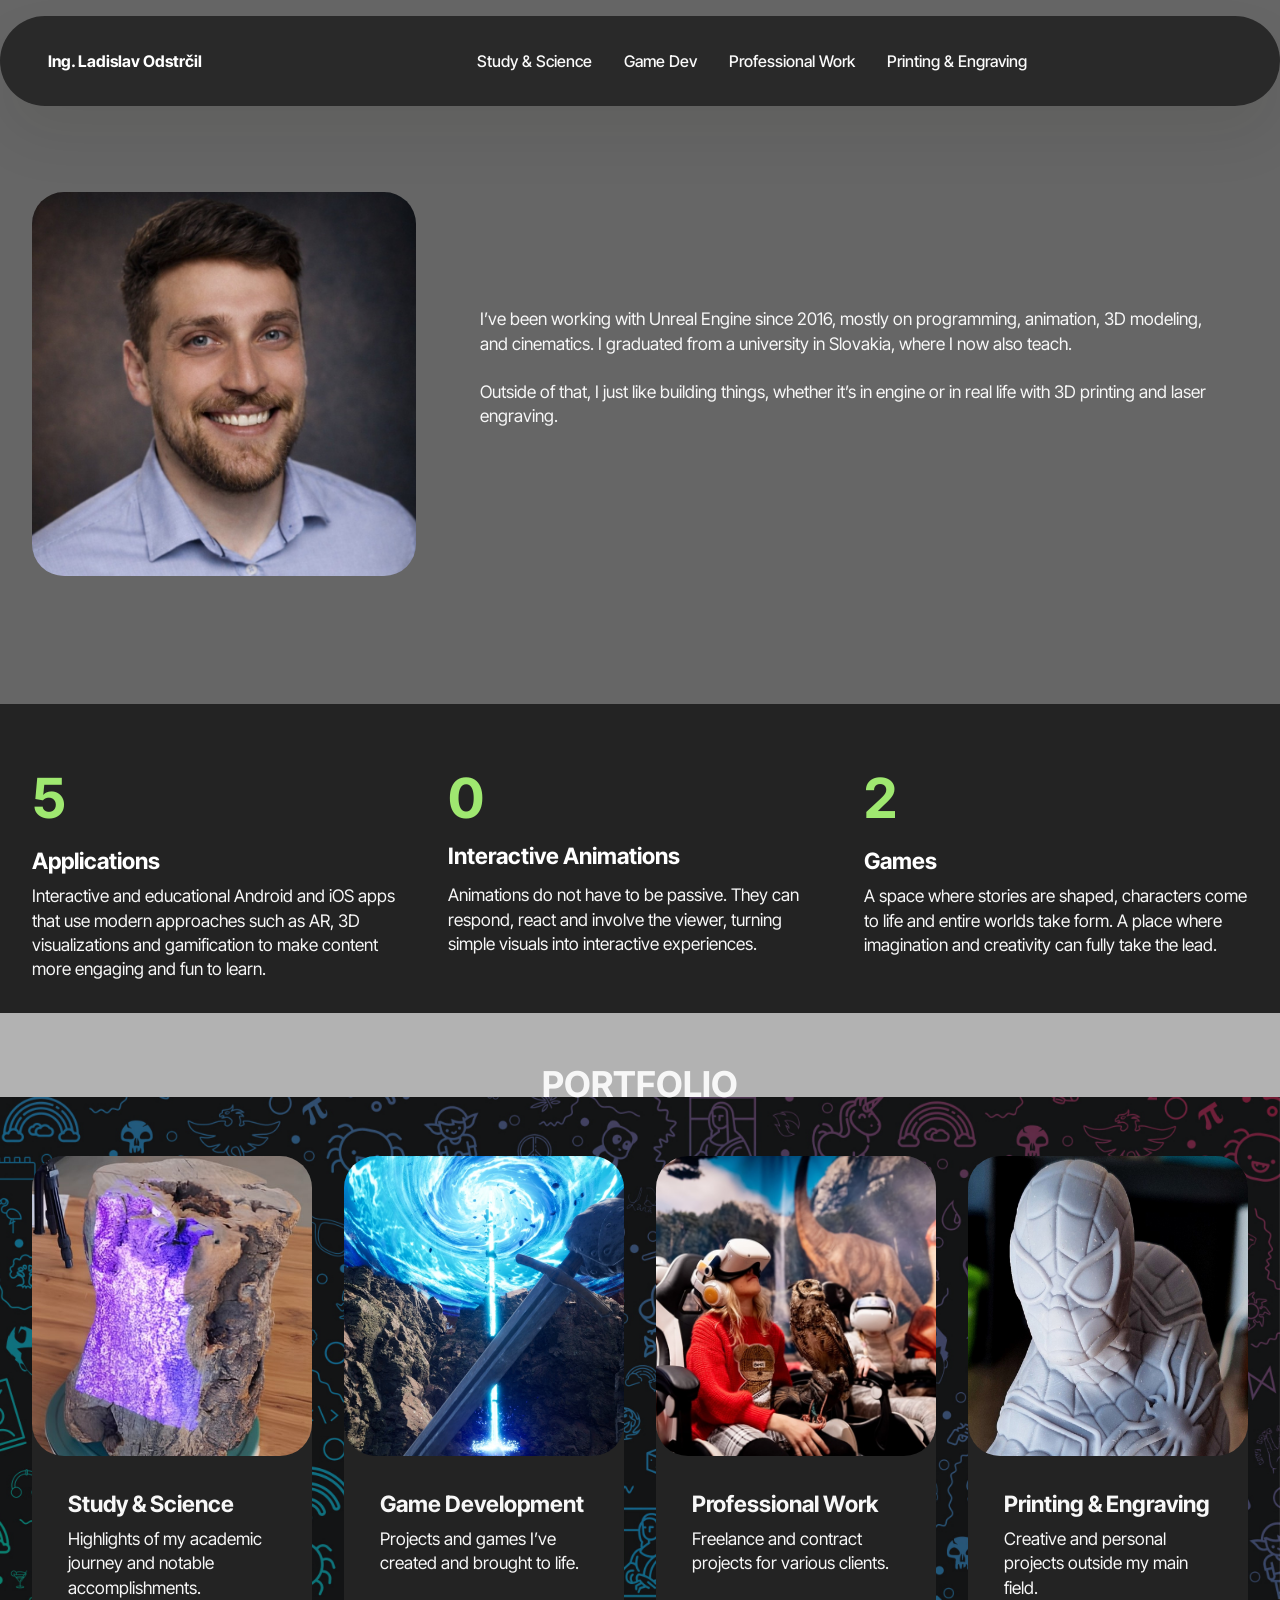
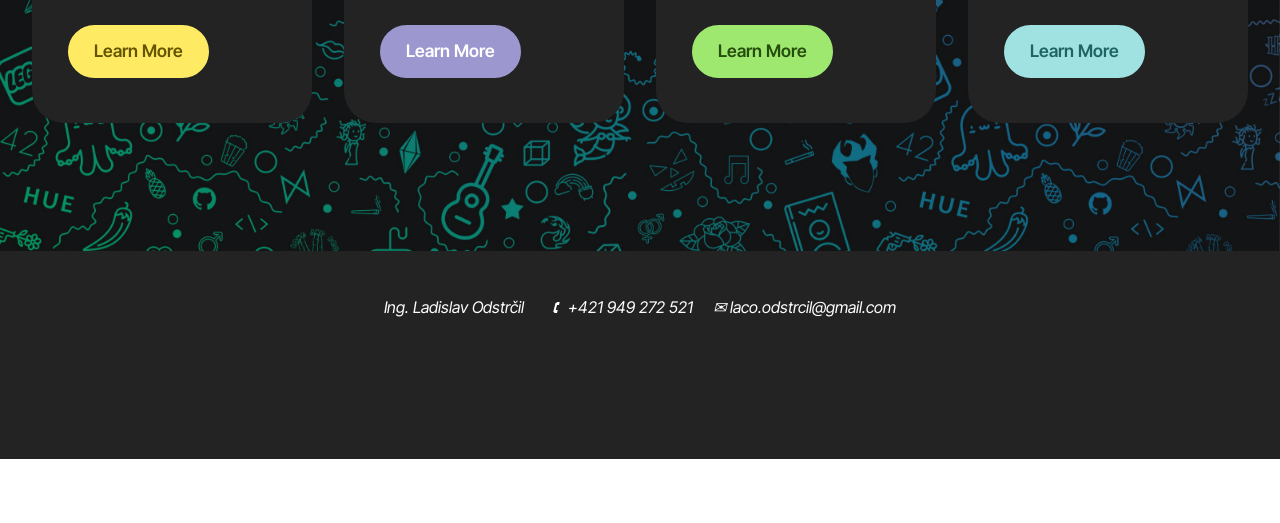
<file: index.html>
<!DOCTYPE html>
<html  >
<head>
  <!-- Site made with Mobirise Website Builder v6.0.6, https://mobirise.com -->
  <meta charset="UTF-8">
  <meta http-equiv="X-UA-Compatible" content="IE=edge">
  <meta name="generator" content="Mobirise v6.0.6, mobirise.com">
  <meta name="viewport" content="width=device-width, initial-scale=1, minimum-scale=1">
  <link rel="shortcut icon" href="assets/images/chatgpt-image-apr-16-2026-11-37-20-am.png" type="image/x-icon">
  <meta name="description" content="">
  
  
  <title>ing. Ladislav Odstrcil</title>
  <link rel="stylesheet" href="assets/bootstrap/css/bootstrap.min.css">
  <link rel="stylesheet" href="assets/bootstrap/css/bootstrap-grid.min.css">
  <link rel="stylesheet" href="assets/bootstrap/css/bootstrap-reboot.min.css">
  <link rel="stylesheet" href="assets/parallax/jarallax.css">
  <link rel="stylesheet" href="assets/animatecss/animate.css">
  <link rel="stylesheet" href="assets/dropdown/css/style.css">
  <link rel="stylesheet" href="assets/theme/css/style.css">
  <link rel="preload" href="https://fonts.googleapis.com/css?family=Inter+Tight:100,200,300,400,500,600,700,800,900,100i,200i,300i,400i,500i,600i,700i,800i,900i&display=swap" as="style" onload="this.onload=null;this.rel='stylesheet'">
  <noscript><link rel="stylesheet" href="https://fonts.googleapis.com/css?family=Inter+Tight:100,200,300,400,500,600,700,800,900,100i,200i,300i,400i,500i,600i,700i,800i,900i&display=swap"></noscript>
  <link rel="preload" as="style" href="assets/mobirise/css/mbr-additional.css?v=F3Nu1T"><link rel="stylesheet" href="assets/mobirise/css/mbr-additional.css?v=F3Nu1T" type="text/css">

  
  
  
</head>
<body>
  
  <section data-bs-version="5.1" class="menu menu5 cid-uTFRtlMa0d" once="menu" id="menu05-11">
	

	<nav class="navbar navbar-dropdown navbar-expand-lg">
		<div class="container">
			<div class="navbar-brand">
				
				<span class="navbar-caption-wrap"><a class="navbar-caption text-success text-primary display-4" href="index.html">Ing. Ladislav Odstrčil</a></span>
			</div>
			<button class="navbar-toggler" type="button" data-toggle="collapse" data-bs-toggle="collapse" data-target="#navbarSupportedContent" data-bs-target="#navbarSupportedContent" aria-controls="navbarNavAltMarkup" aria-expanded="false" aria-label="Toggle navigation">
				<div class="hamburger">
					<span></span>
					<span></span>
					<span></span>
					<span></span>
				</div>
			</button>
			<div class="collapse navbar-collapse" id="navbarSupportedContent">
				<ul class="navbar-nav nav-dropdown nav-right" data-app-modern-menu="true"><li class="nav-item">
						<a class="nav-link link text-white text-primary display-4" href="page7.html">Study &amp; Science</a>
					</li>
					<li class="nav-item">
						<a class="nav-link link text-white text-primary display-4" href="page3.html" aria-expanded="false">Game Dev</a>
					</li>
					<li class="nav-item">
						<a class="nav-link link text-white text-primary display-4" href="page4.html">Professional Work</a>
					</li><li class="nav-item"><a class="nav-link link text-white text-primary display-4" href="page7.html">Printing &amp; Engraving<br></a></li></ul>
				
			</div>
		</div>
	</nav>
</section>

<section data-bs-version="5.1" class="header1 cid-uTPsNnuVZd" data-bg-video="https://www.youtube.com/watch?v=LIkCgrOEXnE" id="header01-23">
	

	<div class="mbr-fallback-image disabled"></div>
	<div class="mbr-overlay" style="opacity: 0.6; background-color: rgb(0, 0, 0);"></div>

	<div class="container">
		<div class="row justify-content-center">
			<div class="col-12 col-md-12 col-lg-4 image-wrapper">
				<img class="w-100" src="assets/images/ladislavodstrcil-profilepic-2.jpeg" alt="Mobirise Website Builder">
			</div>
			<div class="col-12 col-lg col-md-12">
				<div class="text-wrapper align-left">
					
					<p class="mbr-text mbr-fonts-style mb-4 display-7">I’ve been working with Unreal Engine since 2016, mostly on programming, animation, 3D modeling, and cinematics. I graduated from a university in Slovakia, where I now also teach.<br><br>Outside of that, I just like building things, whether it’s in engine or in real life with 3D printing and laser engraving.<br></p>
					
				</div>
			</div>
		</div>
	</div>
</section>

<section data-bs-version="5.1" class="article11 cid-uU23w9fNZo" id="article11-2d">
    

    
    
    <div class="container">
        <div class="row justify-content-center">
            <div class="title col-md-12 col-lg-10">
                
                
                
            </div>
        </div>
    </div>
</section>

<section data-bs-version="5.1" class="counter1 counters cid-uWbpIycQ7S" id="counter1-2e">
	

	
	
	<div class="container">
		
		<div class="row content-row mt-4">
			<div class="item features-without-image col-12 col-md-6 col-lg-4 item-mb active">
				<div class="item-wrapper">
					<div class="title mb-3">
						<h3 class="count mbr-fonts-style display-1">
							11</h3>
					</div>
					<h4 class="card-title mbr-fonts-style display-5"><strong>Applications</strong></h4>
					<p class="mbr-text card-text mbr-fonts-style mb-0 display-7">Interactive and educational Android and iOS apps that use modern approaches such as AR, 3D visualizations and gamification to make content more engaging and fun to learn.</p>
				</div>
			</div><div class="item features-without-image col-12 col-md-6 col-lg-4 item-mb">
				<div class="item-wrapper">
					<div class="title mb-3">
						<h3 class="count mbr-fonts-style display-1">
							3
						</h3>
					</div>
					<h4 class="card-title mbr-fonts-style display-5"><p>
						<strong>Interactive Animations</strong></p></h4>
					<p class="mbr-text card-text mbr-fonts-style mb-0 display-7">
						Animations do not have to be passive. They can respond, react and involve the viewer, turning simple visuals into interactive experiences.</p>
				</div>
			</div><div class="item features-without-image col-12 col-md-6 col-lg-4 item-mb">
				<div class="item-wrapper">
					<div class="title mb-3">
						<h3 class="count mbr-fonts-style display-1">
							5
						</h3>
					</div>
					<h4 class="card-title mbr-fonts-style display-5">
						<strong>Games</strong></h4>
					<p class="mbr-text card-text mbr-fonts-style mb-0 display-7">A space where stories are shaped, characters come to life and entire worlds take form. A place where imagination and creativity can fully take the lead.</p>
				</div>
			</div>
			
			


		</div>
	</div>
</section>

<section data-bs-version="5.1" class="features4 start cid-uTEYDKTP1r mbr-parallax-background" id="features04-0">
	
	<div class="mbr-overlay"></div>
	<div class="container">
		<div class="row justify-content-center">
			<div class="col-12 content-head">
				<div class="mbr-section-head mb-5">
					<h4 class="mbr-section-title mbr-fonts-style align-center mb-0 display-2">
						<strong>PORTFOLIO</strong></h4>
					
					
				</div>
			</div>
		</div>
		<div class="row">
			<div class="item features-image col-12 col-md-6 col-lg-3">
				<div class="item-wrapper">
					<div class="item-img">
						<img src="assets/images/untitled-copy-4.jpg" alt="Mobirise Website Builder" data-slide-to="0" data-bs-slide-to="0">
					</div>
					<div class="item-content">
						<h5 class="item-title mbr-fonts-style display-5"><strong>Study &amp; Science</strong></h5>
						<p class="mbr-text mbr-fonts-style display-7">
							Highlights of my academic journey and notable accomplishments.
						</p>
						<div class="mbr-section-btn item-footer"><a href="page7.html" class="btn item-btn btn-danger display-7">Learn More</a></div>
					</div>

				</div>
			</div>
			<div class="item features-image col-12 col-md-6 col-lg-3">
				<div class="item-wrapper">
					<div class="item-img">
						<img src="assets/images/pactofblood-screenshot-15.jpg" alt="Mobirise Website Builder" data-slide-to="1" data-bs-slide-to="1">
					</div>
					<div class="item-content">
						<h5 class="item-title mbr-fonts-style display-5"><strong>Game Development</strong></h5>
						<p class="mbr-text mbr-fonts-style display-7">
							Projects and games I’ve created and brought to life.</p>
						<div class="mbr-section-btn item-footer"><a href="page3.html" class="btn item-btn btn-secondary display-7">Learn More</a></div>
					</div>
				</div>
			</div>
			<div class="item features-image col-12 col-md-6 col-lg-3">
				<div class="item-wrapper">
					<div class="item-img">
						<img src="assets/images/481081460-1492159631698284-6273293657096508766-n.jpg" alt="Mobirise Website Builder" data-slide-to="2" data-bs-slide-to="2">
					</div>
					<div class="item-content">
						<h5 class="item-title mbr-fonts-style display-5"><strong>Professional Work</strong></h5>
						<p class="mbr-text mbr-fonts-style display-7">
							Freelance and contract projects for various clients.<br>
						</p>
						<div class="mbr-section-btn item-footer"><a href="page4.html" class="btn item-btn btn-primary display-7">Learn More</a></div>
					</div>
				</div>
			</div><div class="item features-image col-12 col-md-6 col-lg-3">
				<div class="item-wrapper">
					<div class="item-img">
						<img src="assets/images/0814-1.jpg" alt="Mobirise Website Builder" data-slide-to="3" data-bs-slide-to="3">
					</div>
					<div class="item-content">
						<h5 class="item-title mbr-fonts-style display-5"><strong>Printing &amp; Engraving</strong></h5>
						<p class="mbr-text mbr-fonts-style display-7">
							Creative and personal projects outside my main field.<br>
						</p>
						<div class="mbr-section-btn item-footer"><a href="page7.html" class="btn item-btn btn-warning display-7">Learn More</a></div>
					</div>
				</div>
			</div>
		</div>
	</div>
</section>

<section data-bs-version="5.1" class="footer4 cid-uTFQbar2hY" once="footers" id="footer04-10">

    

    

    <div class="container">
        <div class="media-container-row align-center mbr-white">
            <div class="col-12">
                <p class="mbr-text mb-0 mbr-fonts-style display-7"></p><p><em>Ing. Ladislav Odstrčil &nbsp;&nbsp;&nbsp;&nbsp;       🕻 +421 949 272 521&nbsp;&nbsp;&nbsp;&nbsp;      ✉ laco.odstrcil@gmail.com</em></p><p></p><p></p><p></p>
            </div>
        </div>
    </div>
</section><section class="display-7" style="padding: 0;align-items: center;justify-content: center;flex-wrap: wrap;    align-content: center;display: flex;position: relative;height: 4rem;"><a href="https://mobiri.se/4068260" style="flex: 1 1;height: 4rem;position: absolute;width: 100%;z-index: 1;"><img alt="" style="height: 4rem;" src="[data-uri]"></a><p style="margin: 0;text-align: center;" class="display-7">&#8204;</p><a style="z-index:1" href="https://mobirise.com/builder/ai-website-builder.html">AI Website Software</a></section><script src="assets/bootstrap/js/bootstrap.bundle.min.js"></script>  <script src="assets/parallax/jarallax.js"></script>  <script src="assets/smoothscroll/smooth-scroll.js"></script>  <script src="assets/ytplayer/index.js"></script>  <script src="assets/dropdown/js/navbar-dropdown.js"></script>  <script src="assets/vimeoplayer/player.js"></script>  <script src="assets/viewportchecker/viewportchecker.js"></script>  <script src="assets/theme/js/script.js"></script>  
  
  
 <div id="scrollToTop" class="scrollToTop mbr-arrow-up"><a style="text-align: center;"><i class="mbr-arrow-up-icon mbr-arrow-up-icon-cm cm-icon cm-icon-smallarrow-up"></i></a></div>
    <input name="animation" type="hidden">
  </body>
</html>
</file>
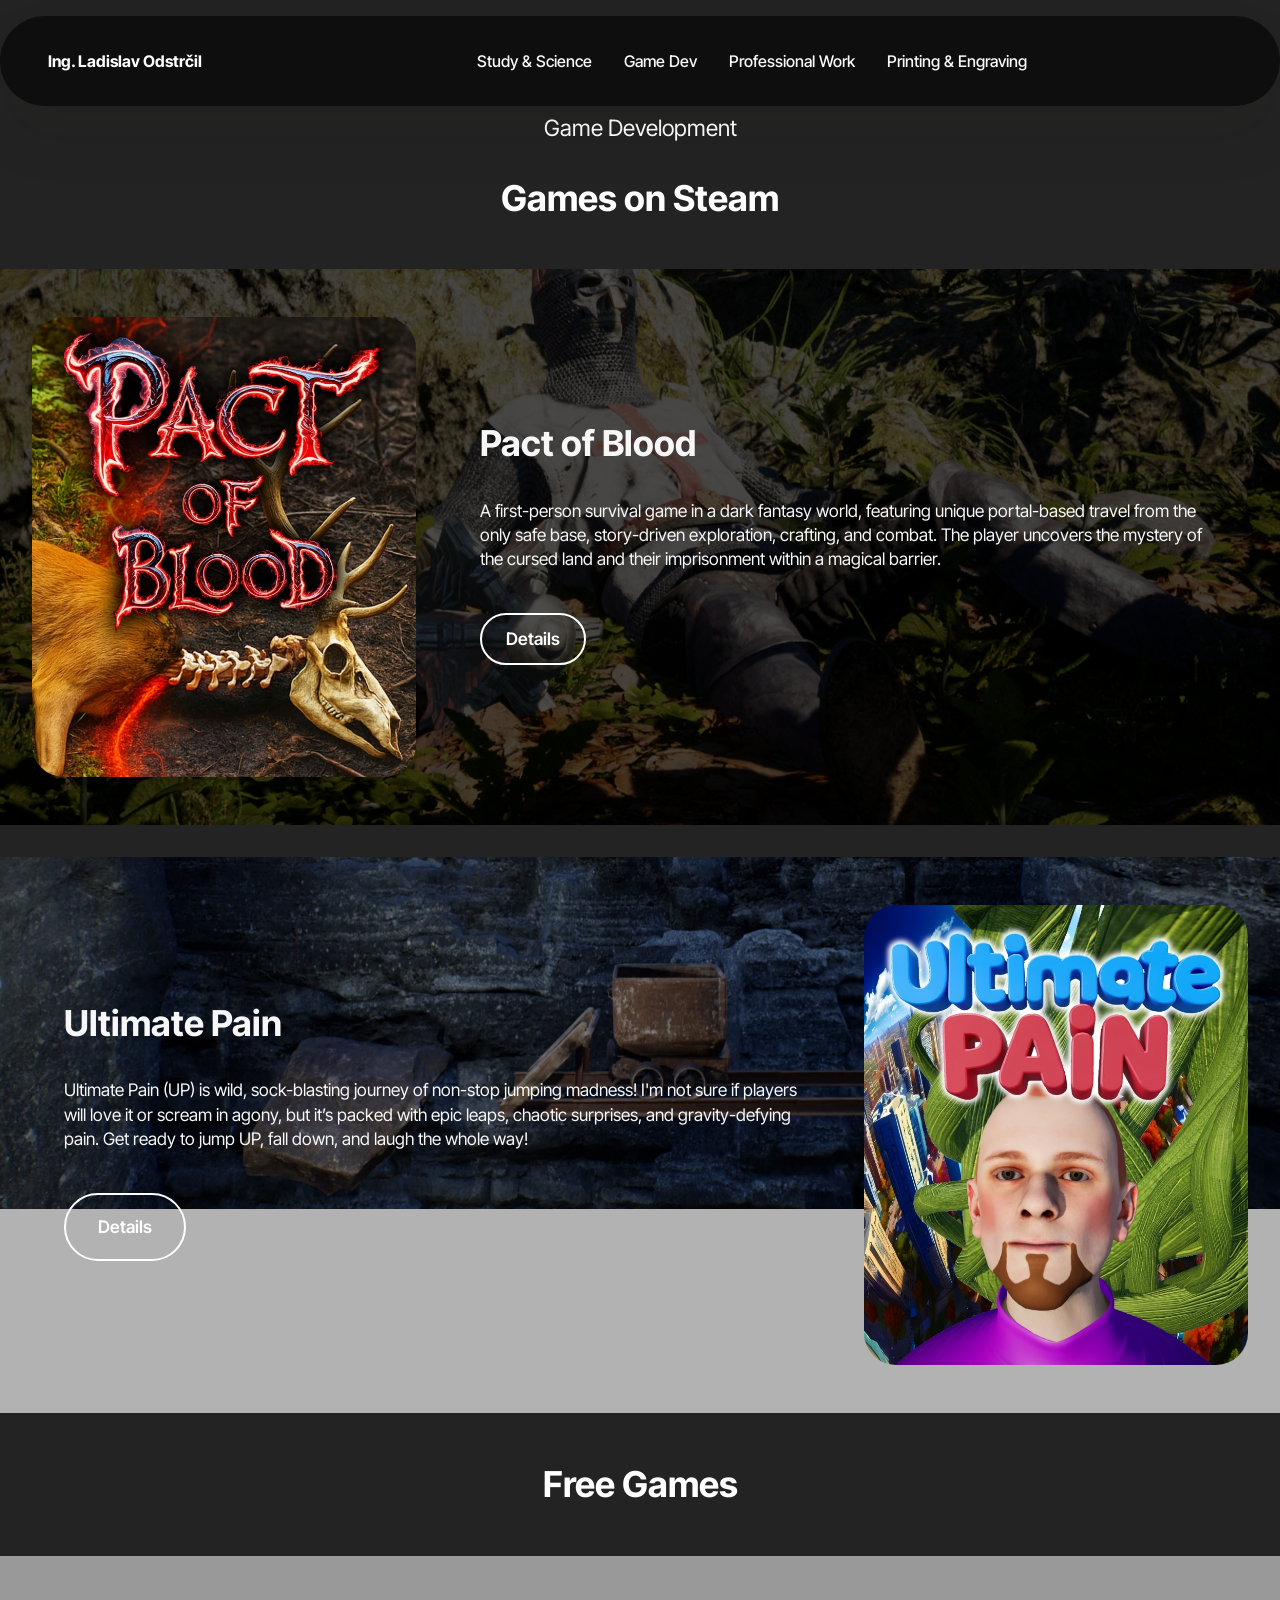
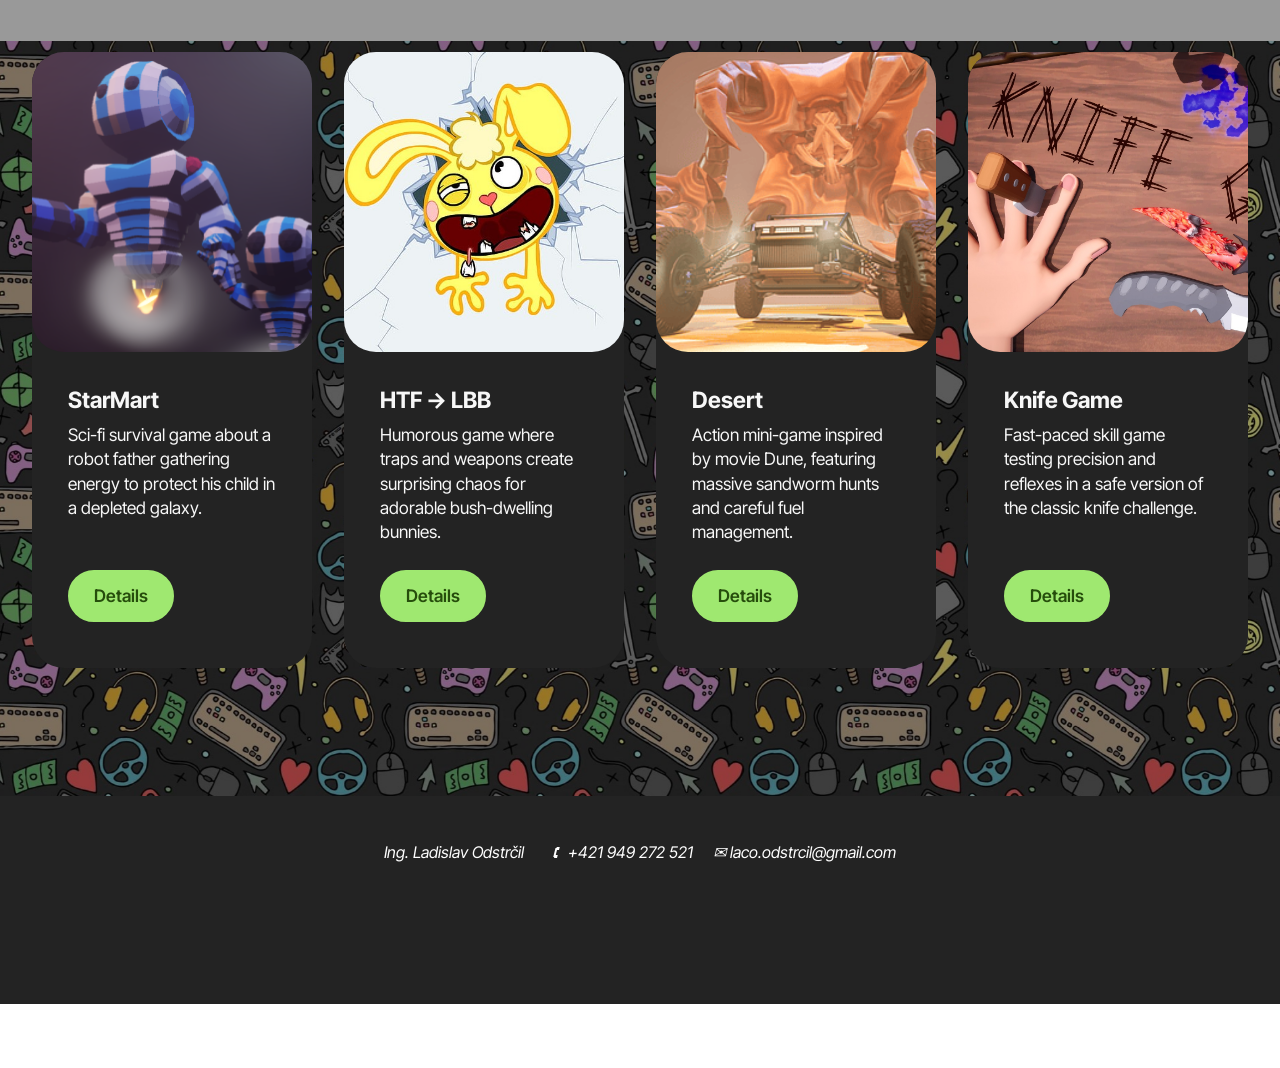
<file: page3.html>
<!DOCTYPE html>
<html  >
<head>
  <!-- Site made with Mobirise Website Builder v6.0.6, https://mobirise.com -->
  <meta charset="UTF-8">
  <meta http-equiv="X-UA-Compatible" content="IE=edge">
  <meta name="generator" content="Mobirise v6.0.6, mobirise.com">
  <meta name="viewport" content="width=device-width, initial-scale=1, minimum-scale=1">
  <link rel="shortcut icon" href="assets/images/chatgpt-image-apr-16-2026-11-37-20-am.png" type="image/x-icon">
  <meta name="description" content="">
  
  
  <title>Game Development</title>
  <link rel="stylesheet" href="assets/bootstrap/css/bootstrap.min.css">
  <link rel="stylesheet" href="assets/bootstrap/css/bootstrap-grid.min.css">
  <link rel="stylesheet" href="assets/bootstrap/css/bootstrap-reboot.min.css">
  <link rel="stylesheet" href="assets/parallax/jarallax.css">
  <link rel="stylesheet" href="assets/animatecss/animate.css">
  <link rel="stylesheet" href="assets/dropdown/css/style.css">
  <link rel="stylesheet" href="assets/theme/css/style.css">
  <link rel="preload" href="https://fonts.googleapis.com/css?family=Inter+Tight:100,200,300,400,500,600,700,800,900,100i,200i,300i,400i,500i,600i,700i,800i,900i&display=swap" as="style" onload="this.onload=null;this.rel='stylesheet'">
  <noscript><link rel="stylesheet" href="https://fonts.googleapis.com/css?family=Inter+Tight:100,200,300,400,500,600,700,800,900,100i,200i,300i,400i,500i,600i,700i,800i,900i&display=swap"></noscript>
  <link rel="preload" as="style" href="assets/mobirise/css/mbr-additional.css?v=w0Q5on"><link rel="stylesheet" href="assets/mobirise/css/mbr-additional.css?v=w0Q5on" type="text/css">

  
  
  
</head>
<body>
  
  <section data-bs-version="5.1" class="menu menu5 cid-uTFRtlMa0d" once="menu" id="menu05-11">
	

	<nav class="navbar navbar-dropdown navbar-expand-lg">
		<div class="container">
			<div class="navbar-brand">
				
				<span class="navbar-caption-wrap"><a class="navbar-caption text-success text-primary display-4" href="index.html">Ing. Ladislav Odstrčil</a></span>
			</div>
			<button class="navbar-toggler" type="button" data-toggle="collapse" data-bs-toggle="collapse" data-target="#navbarSupportedContent" data-bs-target="#navbarSupportedContent" aria-controls="navbarNavAltMarkup" aria-expanded="false" aria-label="Toggle navigation">
				<div class="hamburger">
					<span></span>
					<span></span>
					<span></span>
					<span></span>
				</div>
			</button>
			<div class="collapse navbar-collapse" id="navbarSupportedContent">
				<ul class="navbar-nav nav-dropdown nav-right" data-app-modern-menu="true"><li class="nav-item">
						<a class="nav-link link text-white text-primary display-4" href="page7.html">Study &amp; Science</a>
					</li>
					<li class="nav-item">
						<a class="nav-link link text-white text-primary display-4" href="page3.html" aria-expanded="false">Game Dev</a>
					</li>
					<li class="nav-item">
						<a class="nav-link link text-white text-primary display-4" href="page4.html">Professional Work</a>
					</li><li class="nav-item"><a class="nav-link link text-white text-primary display-4" href="page7.html">Printing &amp; Engraving<br></a></li></ul>
				
			</div>
		</div>
	</nav>
</section>

<section data-bs-version="5.1" class="header16 cid-uTFP8bGjYJ" id="header17-o">
  
  
  <div class="container-fluid">
    <div class="row">
      <div class="content-wrap col-12 col-md-12">
        <h1 class="mbr-section-title mbr-fonts-style mbr-white mb-4 display-5">
          <br>Game Development</h1>
        <h2 class="mbr-section-subtitle mbr-fonts-style mbr-white mb-4 display-2"><strong>
          Games on Steam</strong></h2>
        
        
      </div>
    </div>
  </div>
</section>

<section data-bs-version="5.1" class="start article2 cid-uTFZz2Pf6j mbr-parallax-background" id="article02-12">
	

	
	<div class="mbr-overlay" style="opacity: 0.7; background-color: rgb(0, 0, 0);"></div>

	<div class="container">
		<div class="row justify-content-center">
			<div class="col-12 col-md-12 col-lg-4 image-wrapper">
				<img class="w-100" src="assets/images/pactofblood-thumbnail-748x896.jpg" alt="Mobirise Website Builder">
			</div>
			<div class="col-12 col-md-12 col-lg">
				<div class="text-wrapper align-left">
					<h1 class="mbr-section-title mbr-fonts-style mb-4 display-2">
						<strong>Pact of Blood</strong><strong><br></strong></h1>
					<p class="mbr-text align-left mbr-fonts-style mb-4 display-7">
					A first-person survival game in a dark fantasy world, featuring unique portal-based travel from the only safe base, story-driven exploration, crafting, and combat. The player uncovers the mystery of the cursed land and their imprisonment within a magical barrier.
					</p>
					<div class="mbr-section-btn align-left mt-3"><a class="btn btn-success-outline display-7" href="https://store.steampowered.com/app/3737720/Pact_of_Blood/">Details</a></div>
				</div>
			</div>
		</div>
	</div>
</section>

<section data-bs-version="5.1" class="header16 cid-uTG8brfX4y" id="header17-15">
  
  
  <div class="container">
    <div class="row">
      <div class="content-wrap col-12 col-md-12">
        
        
        
        
      </div>
    </div>
  </div>
</section>

<section data-bs-version="5.1" class="start article4 cid-uTFZze668V mbr-parallax-background" id="article04-13">
	

	
	<div class="mbr-overlay" style="opacity: 0.3; background-color: rgb(0, 0, 0);"></div>

	<div class="container">
		<div class="row justify-content-center">
			<div class="col-12 col-md-12 col-lg-4 image-wrapper">
				<img class="w-100" src="assets/images/ultimatepainthumbnail-748x896.jpg" alt="Mobirise Website Builder">
			</div>
			<div class="col-12 col-md-12 col-lg">
				<div class="text-wrapper align-left">
					<h1 class="mbr-section-title mbr-fonts-style mb-4 display-2">
						<strong>Ultimate Pain</strong></h1>
					<p class="mbr-text mbr-fonts-style mb-4 display-7">
						Ultimate Pain (UP) is wild, sock-blasting journey of non-stop jumping madness! I'm not sure if players will love it or scream in agony, but it’s packed with epic leaps, chaotic surprises, and gravity-defying pain. Get ready to jump UP, fall down, and laugh the whole way!
					</p>
					<div class="mbr-section-btn mt-3"><a class="btn btn-lg btn-success-outline display-7" href="https://store.steampowered.com/app/3396430/Ultimate_Pain/">Details</a></div>
				</div>
			</div>
		</div>
	</div>
</section>

<section data-bs-version="5.1" class="header16 cid-uTGhmaQ3Qm" id="header17-18">
  
  
  <div class="container">
    <div class="row">
      <div class="content-wrap col-12 col-md-12">
        
        <h2 class="mbr-section-subtitle mbr-fonts-style mbr-white mb-4 display-2"><strong>
          Free Games</strong></h2>
        
        
      </div>
    </div>
  </div>
</section>

<section data-bs-version="5.1" class="features4 start cid-uTGdCFo5c9 mbr-parallax-background" id="features04-17">
	
	<div class="mbr-overlay"></div>
	<div class="container">
		<div class="row justify-content-center">
			<div class="col-12 content-head">
				
			</div>
		</div>
		<div class="row">
			<div class="item features-image col-12 col-md-6 col-lg-3">
				<div class="item-wrapper">
					<div class="item-img">
						<img src="assets/images/rle4cl.png" alt="Mobirise Website Builder" data-slide-to="0" data-bs-slide-to="0">
					</div>
					<div class="item-content">
						<h5 class="item-title mbr-fonts-style display-5"><strong>StarMart</strong></h5>
						<p class="mbr-text mbr-fonts-style display-7">
							Sci-fi survival game about a robot father gathering energy to protect his child in a depleted galaxy.
						</p>
						<div class="mbr-section-btn item-footer"><a href="https://room205.itch.io/starmart" class="btn item-btn btn-primary display-7">Details</a></div>
					</div>

				</div>
			</div>
			<div class="item features-image col-12 col-md-6 col-lg-3">
				<div class="item-wrapper">
					<div class="item-img">
						<img src="assets/images/hd-wallpaper-break-time-time-cuddles-break-wall-stuck-happy-cute-tree-bunny-friends.jpg" alt="Mobirise Website Builder" data-slide-to="1" data-bs-slide-to="1">
					</div>
					<div class="item-content">
						<h5 class="item-title mbr-fonts-style display-5">
							<strong>HTF -&gt; LBB</strong></h5>
						<p class="mbr-text mbr-fonts-style display-7">
							Humorous game where traps and weapons create surprising chaos for adorable bush-dwelling bunnies.
						</p>
						<div class="mbr-section-btn item-footer"><a href="https://room205-games.itch.io/lucky-bush-buddies" class="btn item-btn btn-primary display-7">Details</a></div>
					</div>
				</div>
			</div>
			<div class="item features-image col-12 col-md-6 col-lg-3">
				<div class="item-wrapper">
					<div class="item-img">
						<img src="assets/images/dbnz0h.png" alt="Mobirise Website Builder" data-slide-to="2" data-bs-slide-to="2">
					</div>
					<div class="item-content">
						<h5 class="item-title mbr-fonts-style display-5"><strong>Desert</strong></h5>
						<p class="mbr-text mbr-fonts-style display-7">
							Action mini-game inspired by movie Dune, featuring massive sandworm hunts and careful fuel management.<br>
						</p>
						<div class="mbr-section-btn item-footer"><a href="https://room205-games.itch.io/dune-desert-game" class="btn item-btn btn-primary display-7">Details</a></div>
					</div>
				</div>
			</div><div class="item features-image col-12 col-md-6 col-lg-3">
				<div class="item-wrapper">
					<div class="item-img">
						<img src="assets/images/jr0vve.jpeg" alt="Mobirise Website Builder" data-slide-to="3" data-bs-slide-to="3">
					</div>
					<div class="item-content">
						<h5 class="item-title mbr-fonts-style display-5">
							<strong>Knife Game</strong></h5>
						<p class="mbr-text mbr-fonts-style display-7">
							Fast-paced skill game testing precision and reflexes in a safe version of the classic knife challenge.<br>
						</p>
						<div class="mbr-section-btn item-footer"><a href="https://room205-games.itch.io/knife-game" class="btn item-btn btn-primary display-7">Details</a></div>
					</div>
				</div>
			</div>
		</div>
	</div>
</section>

<section data-bs-version="5.1" class="footer4 cid-uTFQbar2hY" once="footers" id="footer04-10">

    

    

    <div class="container">
        <div class="media-container-row align-center mbr-white">
            <div class="col-12">
                <p class="mbr-text mb-0 mbr-fonts-style display-7"></p><p><em>Ing. Ladislav Odstrčil &nbsp;&nbsp;&nbsp;&nbsp;       🕻 +421 949 272 521&nbsp;&nbsp;&nbsp;&nbsp;      ✉ laco.odstrcil@gmail.com</em></p><p></p><p></p><p></p>
            </div>
        </div>
    </div>
</section><section class="display-7" style="padding: 0;align-items: center;justify-content: center;flex-wrap: wrap;    align-content: center;display: flex;position: relative;height: 4rem;"><a href="https://mobiri.se/4068260" style="flex: 1 1;height: 4rem;position: absolute;width: 100%;z-index: 1;"><img alt="" style="height: 4rem;" src="[data-uri]"></a><p style="margin: 0;text-align: center;" class="display-7">&#8204;</p><a style="z-index:1" href="https://mobirise.com/builder/ai-website-builder.html">AI Website Builder</a></section><script src="assets/bootstrap/js/bootstrap.bundle.min.js"></script>  <script src="assets/parallax/jarallax.js"></script>  <script src="assets/smoothscroll/smooth-scroll.js"></script>  <script src="assets/ytplayer/index.js"></script>  <script src="assets/dropdown/js/navbar-dropdown.js"></script>  <script src="assets/theme/js/script.js"></script>  
  
  
 <div id="scrollToTop" class="scrollToTop mbr-arrow-up"><a style="text-align: center;"><i class="mbr-arrow-up-icon mbr-arrow-up-icon-cm cm-icon cm-icon-smallarrow-up"></i></a></div>
    <input name="animation" type="hidden">
  </body>
</html>
</file>
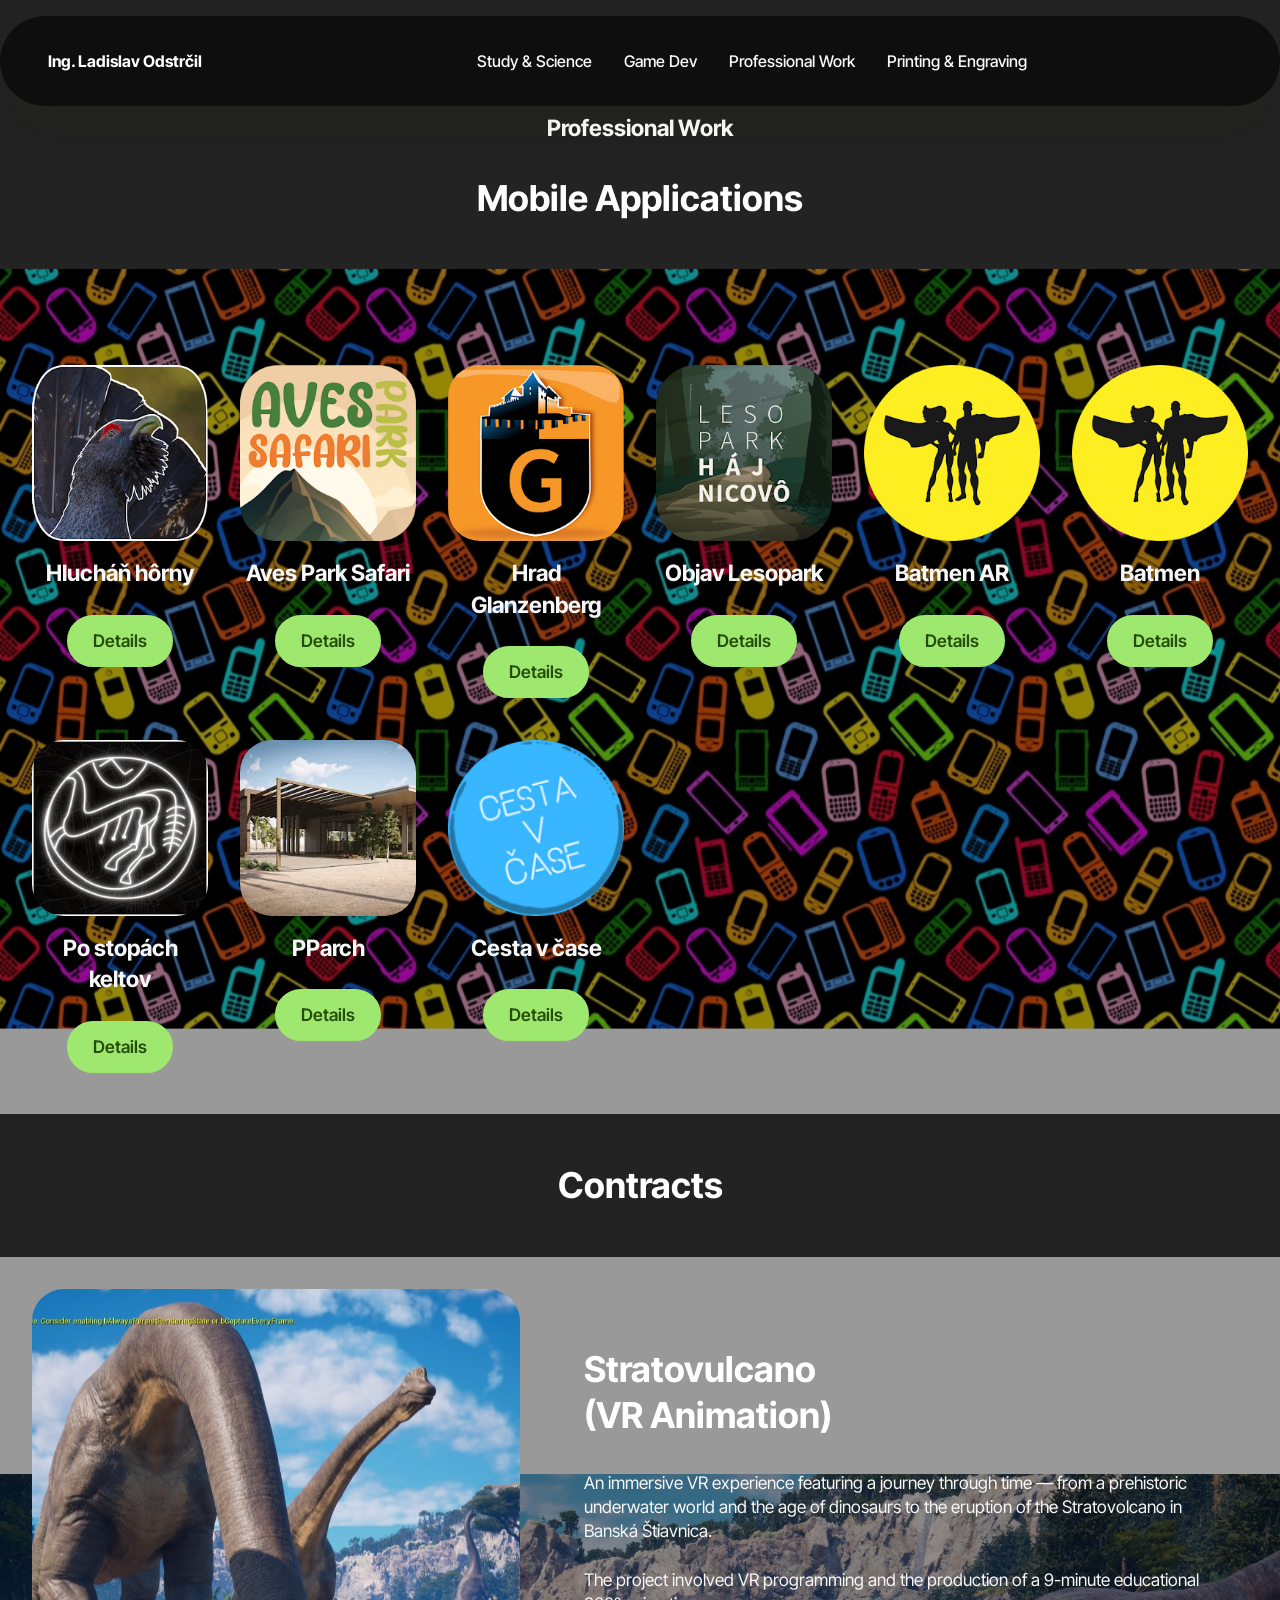
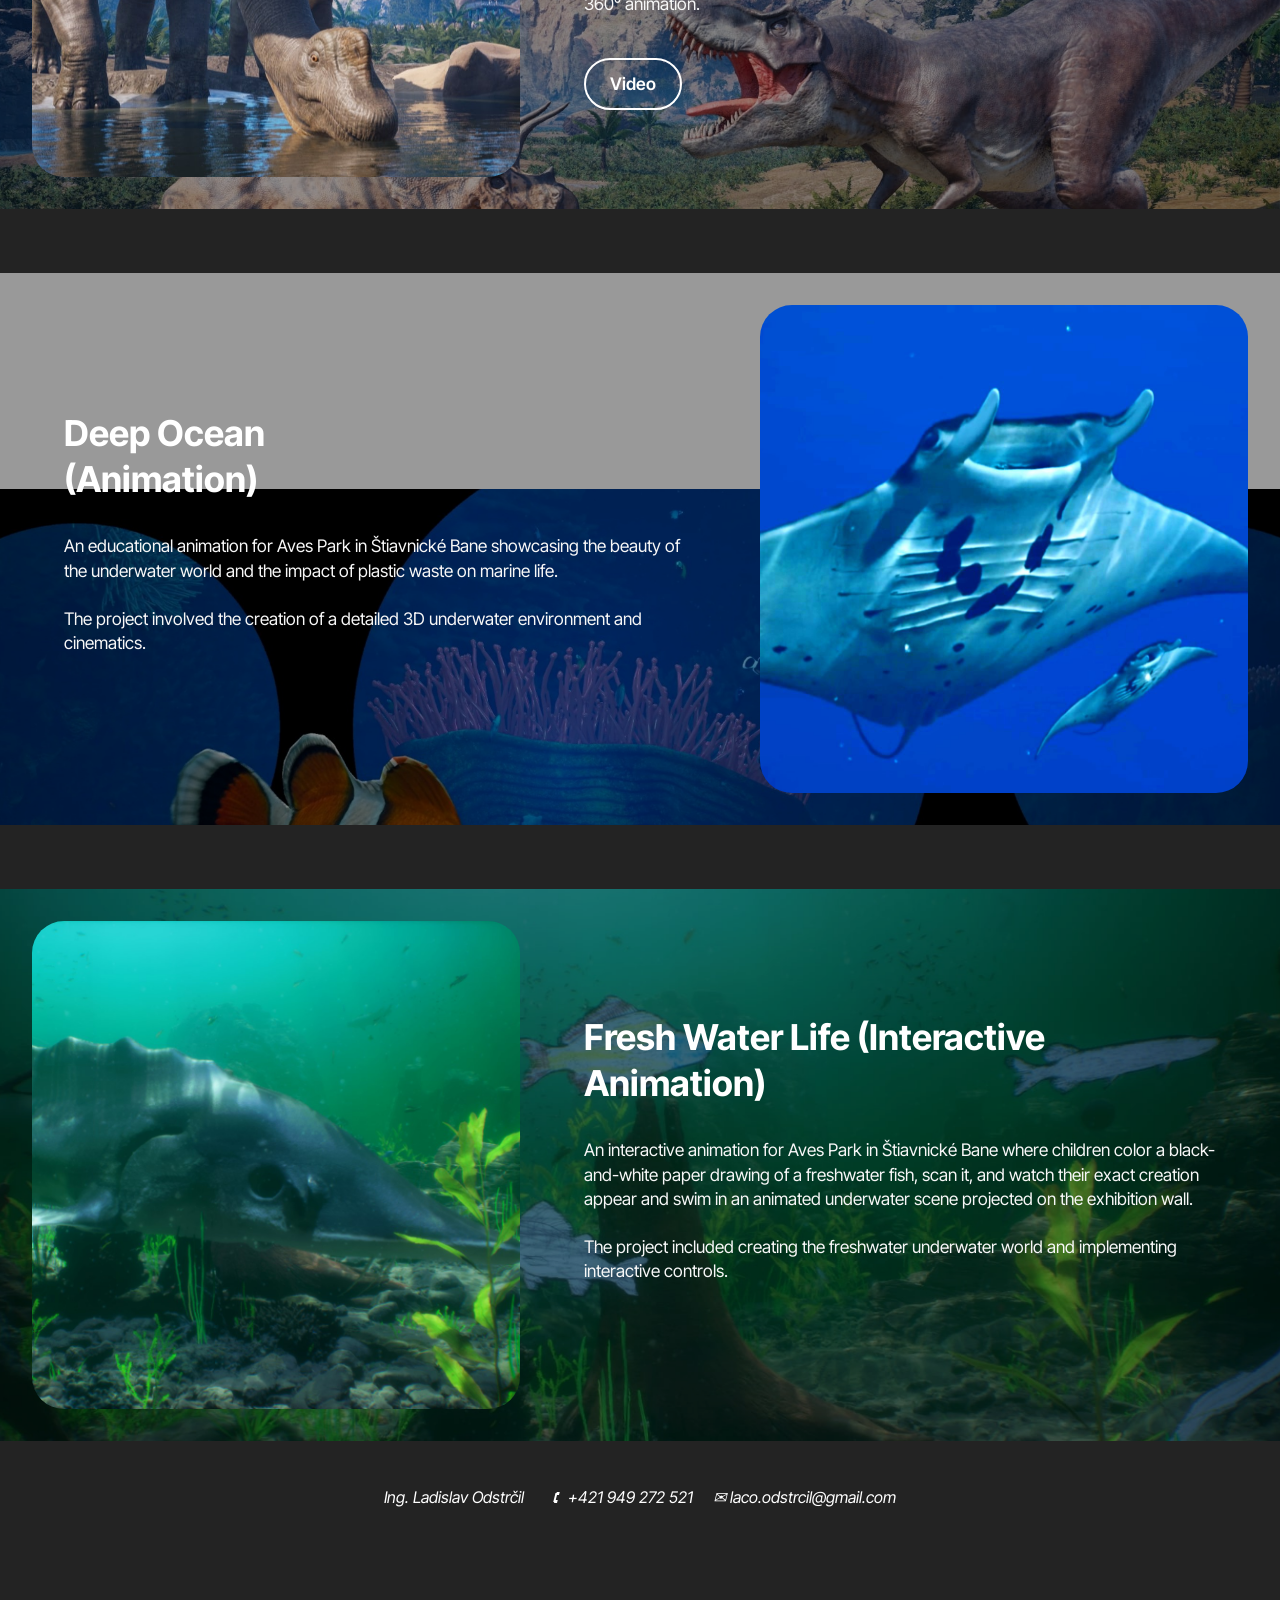
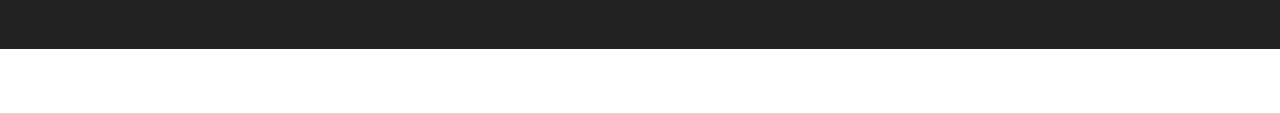
<file: page4.html>
<!DOCTYPE html>
<html  >
<head>
  <!-- Site made with Mobirise Website Builder v6.0.6, https://mobirise.com -->
  <meta charset="UTF-8">
  <meta http-equiv="X-UA-Compatible" content="IE=edge">
  <meta name="generator" content="Mobirise v6.0.6, mobirise.com">
  <meta name="viewport" content="width=device-width, initial-scale=1, minimum-scale=1">
  <link rel="shortcut icon" href="assets/images/chatgpt-image-apr-16-2026-11-37-20-am.png" type="image/x-icon">
  <meta name="description" content="">
  
  
  <title>Professional Work</title>
  <link rel="stylesheet" href="assets/bootstrap/css/bootstrap.min.css">
  <link rel="stylesheet" href="assets/bootstrap/css/bootstrap-grid.min.css">
  <link rel="stylesheet" href="assets/bootstrap/css/bootstrap-reboot.min.css">
  <link rel="stylesheet" href="assets/parallax/jarallax.css">
  <link rel="stylesheet" href="assets/animatecss/animate.css">
  <link rel="stylesheet" href="assets/dropdown/css/style.css">
  <link rel="stylesheet" href="assets/theme/css/style.css">
  <link rel="preload" href="https://fonts.googleapis.com/css?family=Inter+Tight:100,200,300,400,500,600,700,800,900,100i,200i,300i,400i,500i,600i,700i,800i,900i&display=swap" as="style" onload="this.onload=null;this.rel='stylesheet'">
  <noscript><link rel="stylesheet" href="https://fonts.googleapis.com/css?family=Inter+Tight:100,200,300,400,500,600,700,800,900,100i,200i,300i,400i,500i,600i,700i,800i,900i&display=swap"></noscript>
  <link rel="preload" as="style" href="assets/mobirise/css/mbr-additional.css?v=UtDloW"><link rel="stylesheet" href="assets/mobirise/css/mbr-additional.css?v=UtDloW" type="text/css">

  
  
  
</head>
<body>
  
  <section data-bs-version="5.1" class="menu menu5 cid-uTFRtlMa0d" once="menu" id="menu05-11">
	

	<nav class="navbar navbar-dropdown navbar-expand-lg">
		<div class="container">
			<div class="navbar-brand">
				
				<span class="navbar-caption-wrap"><a class="navbar-caption text-success text-primary display-4" href="index.html">Ing. Ladislav Odstrčil</a></span>
			</div>
			<button class="navbar-toggler" type="button" data-toggle="collapse" data-bs-toggle="collapse" data-target="#navbarSupportedContent" data-bs-target="#navbarSupportedContent" aria-controls="navbarNavAltMarkup" aria-expanded="false" aria-label="Toggle navigation">
				<div class="hamburger">
					<span></span>
					<span></span>
					<span></span>
					<span></span>
				</div>
			</button>
			<div class="collapse navbar-collapse" id="navbarSupportedContent">
				<ul class="navbar-nav nav-dropdown nav-right" data-app-modern-menu="true"><li class="nav-item">
						<a class="nav-link link text-white text-primary display-4" href="page7.html">Study &amp; Science</a>
					</li>
					<li class="nav-item">
						<a class="nav-link link text-white text-primary display-4" href="page3.html" aria-expanded="false">Game Dev</a>
					</li>
					<li class="nav-item">
						<a class="nav-link link text-white text-primary display-4" href="page4.html">Professional Work</a>
					</li><li class="nav-item"><a class="nav-link link text-white text-primary display-4" href="page7.html">Printing &amp; Engraving<br></a></li></ul>
				
			</div>
		</div>
	</nav>
</section>

<section data-bs-version="5.1" class="header16 cid-uTFP8F2D7J" id="header17-u">
  
  
  <div class="container-fluid">
    <div class="row">
      <div class="content-wrap col-12 col-md-12">
        <h1 class="mbr-section-title mbr-fonts-style mbr-white mb-4 display-5">
          <strong><br>Professional Work</strong></h1>
        <h2 class="mbr-section-subtitle mbr-fonts-style mbr-white mb-4 display-2"><strong>
          Mobile Applications</strong></h2>
        
        
      </div>
    </div>
  </div>
</section>

<section data-bs-version="5.1" class="features13 start cid-uTFP8F9XXv mbr-parallax-background" id="features013-v">
    
<div class="mbr-overlay"></div>
<div class="container">
  <div class="row justify-content-center">
    <div class="col-12 content-head">
      
    </div>
  </div>
  <div class="row mbr-section-content">
    <div class="item features-image col-6 col-md-4 col-lg-2">
      <div class="item-wrapper">
        <div class="item-img">
          <img src="assets/images/unnamed-2.webp" alt="Mobirise Website Builder" title="" data-slide-to="0" data-bs-slide-to="0">
        </div>
        <div class="item-content align-left mt-3">
          <h5 class="item-title mbr-fonts-style mb-3 display-5"><strong>Hlucháň hôrny</strong></h5>
          
          
        </div>
        <div class="mbr-section-btn item-footer mt-2"><a href="https://play.google.com/store/apps/details?id=com.PeterJozefMarek.Hluchan&hl=sk" class="btn item-btn btn-primary display-7">Details</a></div>
      </div>
    </div>
    <div class="item features-image col-6 col-md-4 col-lg-2">
      <div class="item-wrapper">
        <div class="item-img">
          <img src="assets/images/unnamed-3.webp" alt="Mobirise Website Builder" title="" data-slide-to="1" data-bs-slide-to="1">
        </div>
        <div class="item-content align-left mt-3">
          <h5 class="item-title mbr-fonts-style mb-3 display-5"><strong>Aves Park Safari</strong></h5>
          
          
        </div>
        <div class="mbr-section-btn item-footer mt-2"><a href="https://play.google.com/store/apps/details?id=com.VISION.AvesParkSafari" class="btn item-btn btn-primary display-7">Details</a></div>
      </div>
    </div>
    <div class="item features-image col-6 col-md-4 col-lg-2">
      <div class="item-wrapper">
        <div class="item-img">
          <img src="assets/images/unnamed-4.webp" alt="Mobirise Website Builder" title="" data-slide-to="2" data-bs-slide-to="2">
        </div>
        <div class="item-content align-left mt-3">
          <h5 class="item-title mbr-fonts-style mb-3 display-5"><strong>Hrad Glanzenberg</strong></h5>
          
          
        </div>
        <div class="mbr-section-btn item-footer mt-2"><a href="https://play.google.com/store/apps/details?id=com.VISION.Glanzenberg" class="btn item-btn btn-primary display-7">Details</a></div>
      </div>
    </div>
    <div class="item features-image col-6 col-md-4 col-lg-2">
      <div class="item-wrapper">
        <div class="item-img">
          <img src="assets/images/unnamed-5.webp" alt="Mobirise Website Builder" title="" data-slide-to="3" data-bs-slide-to="3">
        </div>
        <div class="item-content align-left mt-3">
          <h5 class="item-title mbr-fonts-style mb-3 display-5"><strong>Objav Lesopark</strong></h5>
          
          
        </div>
        <div class="mbr-section-btn item-footer mt-2"><a href="https://play.google.com/store/apps/details?id=com.PeterJozefMarek.ObjavLesopark" class="btn item-btn btn-primary display-7">Details</a></div>
      </div>
    </div>
    <div class="item features-image col-6 col-md-4 col-lg-2">
      <div class="item-wrapper">
        <div class="item-img">
          <img src="assets/images/unnamed-7.webp" alt="Mobirise Website Builder" title="" data-slide-to="4" data-bs-slide-to="4">
        </div>
        <div class="item-content align-left mt-3">
          <h5 class="item-title mbr-fonts-style mb-3 display-5">
            <strong>Batmen AR</strong></h5>
          
          
        </div>
        <div class="mbr-section-btn item-footer mt-2"><a href="https://play.google.com/store/apps/details?id=com.YourCompany.Batmen" class="btn item-btn btn-primary display-7">Details</a></div>
      </div>
    </div><div class="item features-image col-6 col-md-4 col-lg-2">
      <div class="item-wrapper">
        <div class="item-img">
          <img src="assets/images/unnamed-7.webp" alt="Mobirise Website Builder" title="" data-slide-to="5" data-bs-slide-to="5">
        </div>
        <div class="item-content align-left mt-3">
          <h5 class="item-title mbr-fonts-style mb-3 display-5">
            <strong>Batmen</strong></h5>
          
          
        </div>
        <div class="mbr-section-btn item-footer mt-2"><a href="https://play.google.com/store/apps/details?id=com.PeterJozefMarek.BatmenNormal" class="btn item-btn btn-primary display-7">Details</a></div>
      </div>
    </div>
    <div class="item features-image col-6 col-md-4 col-lg-2">
      <div class="item-wrapper">
        <div class="item-img">
          <img src="assets/images/unnamed-6.webp" alt="Mobirise Website Builder" title="" data-slide-to="6" data-bs-slide-to="6">
        </div>
        <div class="item-content align-left mt-3">
          <h5 class="item-title mbr-fonts-style mb-3 display-5"><strong>Po stopách keltov</strong></h5>
          
          
        </div>
        <div class="mbr-section-btn item-footer mt-2"><a href="https://play.google.com/store/apps/details?id=com.VISION.PoStopachKeltov" class="btn item-btn btn-primary display-7">Details</a></div>
      </div>
    </div><div class="item features-image col-6 col-md-4 col-lg-2">
      <div class="item-wrapper">
        <div class="item-img">
          <img src="assets/images/unnamed-8.webp" alt="Mobirise Website Builder" title="" data-slide-to="7" data-bs-slide-to="7">
        </div>
        <div class="item-content align-left mt-3">
          <h5 class="item-title mbr-fonts-style mb-3 display-5"><strong>PParch</strong></h5>
          
          
        </div>
        <div class="mbr-section-btn item-footer mt-2"><a href="https://play.google.com/store/apps/details?id=com.VISION.PParch" class="btn item-btn btn-primary display-7">Details</a></div>
      </div>
    </div><div class="item features-image col-6 col-md-4 col-lg-2">
      <div class="item-wrapper">
        <div class="item-img">
          <img src="assets/images/unnamed-9.webp" alt="Mobirise Website Builder" title="" data-slide-to="8" data-bs-slide-to="8">
        </div>
        <div class="item-content align-left mt-3">
          <h5 class="item-title mbr-fonts-style mb-3 display-5"><strong>Cesta v čase</strong></h5>
          
          
        </div>
        <div class="mbr-section-btn item-footer mt-2"><a href="https://play.google.com/store/apps/details?id=com.VISION.CestaVCaseBS" class="btn item-btn btn-primary display-7">Details</a></div>
      </div>
    </div>

  </div>
</div>
</section>

<section data-bs-version="5.1" class="header16 cid-uTFP8Fpz9C" id="header17-x">
  
  
  <div class="container-fluid">
    <div class="row">
      <div class="content-wrap col-12 col-md-12">
        
        <h2 class="mbr-section-subtitle mbr-fonts-style mbr-white mb-4 display-2"><strong>
          Contracts</strong></h2>
        
        
      </div>
    </div>
  </div>
</section>

<section data-bs-version="5.1" class="start article2 cid-uTLKxHrRi3 mbr-parallax-background" id="article02-1c">
	

	
	<div class="mbr-overlay" style="opacity: 0.4; background-color: rgb(0, 0, 0);"></div>

	<div class="container">
		<div class="row justify-content-center">
			<div class="col-12 col-md-12 col-lg-5 image-wrapper">
				<img class="w-100" src="assets/images/hgfhgfhgfghgh-2.jpg" alt="Mobirise Website Builder">
			</div>
			<div class="col-12 col-md-12 col-lg">
				<div class="text-wrapper align-left">
					<h1 class="mbr-section-title mbr-fonts-style mb-4 display-2">
						<strong>Stratovulcano<br>(VR Animation)</strong><strong><br></strong></h1>
					<p class="mbr-text align-left mbr-fonts-style mb-4 display-7">
					An immersive VR experience featuring a journey through time — from a prehistoric underwater world and the age of dinosaurs to the eruption of the Stratovolcano in Banská Štiavnica.<br><br>The project involved VR programming and the production of a 9-minute educational 360° animation.
					</p>
					<div class="mbr-section-btn align-left mt-3"><a class="btn btn-success-outline display-7" href="https://www.facebook.com/Cestavcase/videos/1047862750643115">Video<br></a></div>
				</div>
			</div>
		</div>
	</div>
</section>

<section data-bs-version="5.1" class="header16 cid-uTKwPjQR7K" id="header17-1b">
  
  
  <div class="container-fluid">
    <div class="row">
      <div class="content-wrap col-12 col-md-12">
        
        
        
        
      </div>
    </div>
  </div>
</section>

<section data-bs-version="5.1" class="start article4 cid-uTKww2L9Rn mbr-parallax-background" id="article04-1a">
	

	
	<div class="mbr-overlay" style="opacity: 0.4; background-color: rgb(0, 0, 0);"></div>

	<div class="container">
		<div class="row justify-content-center">
			<div class="col-12 col-md-12 col-lg-5 image-wrapper">
				<img class="w-100" src="assets/images/08133-1.jpg" alt="Mobirise Website Builder">
			</div>
			<div class="col-12 col-md-12 col-lg">
				<div class="text-wrapper align-left">
					<h1 class="mbr-section-title mbr-fonts-style mb-4 display-2">
						<strong>Deep Ocean<br>(Animation)</strong></h1>
					<p class="mbr-text mbr-fonts-style mb-4 display-7">
						An educational animation for Aves Park in Štiavnické Bane showcasing the beauty of the underwater world and the impact of plastic waste on marine life.<br><br>The project involved the creation of a detailed 3D underwater environment and cinematics.
					</p>
					
				</div>
			</div>
		</div>
	</div>
</section>

<section data-bs-version="5.1" class="header16 cid-uTLKz2w14h" id="header17-1d">
  
  
  <div class="container-fluid">
    <div class="row">
      <div class="content-wrap col-12 col-md-12">
        
        
        
        
      </div>
    </div>
  </div>
</section>

<section data-bs-version="5.1" class="start article2 cid-uTKwvOpUQi mbr-parallax-background" id="article02-19">
	

	
	<div class="mbr-overlay" style="opacity: 0.3; background-color: rgb(0, 0, 0);"></div>

	<div class="container">
		<div class="row justify-content-center">
			<div class="col-12 col-md-12 col-lg-5 image-wrapper">
				<img class="w-100" src="assets/images/08132-1.jpg" alt="Mobirise Website Builder">
			</div>
			<div class="col-12 col-md-12 col-lg">
				<div class="text-wrapper align-left">
					<h1 class="mbr-section-title mbr-fonts-style mb-4 display-2">
						<strong>Fresh Water Life (Interactive Animation)</strong><strong><br></strong></h1>
					<p class="mbr-text align-left mbr-fonts-style mb-4 display-7">
					An interactive animation for Aves Park in Štiavnické Bane where children color a black-and-white paper drawing of a freshwater fish, scan it, and watch their exact creation appear and swim in an animated underwater scene projected on the exhibition wall.<br><br>The project included creating the freshwater underwater world and implementing interactive controls.
					</p>
					
				</div>
			</div>
		</div>
	</div>
</section>

<section data-bs-version="5.1" class="footer4 cid-uTFQbar2hY" once="footers" id="footer04-10">

    

    

    <div class="container">
        <div class="media-container-row align-center mbr-white">
            <div class="col-12">
                <p class="mbr-text mb-0 mbr-fonts-style display-7"></p><p><em>Ing. Ladislav Odstrčil &nbsp;&nbsp;&nbsp;&nbsp;       🕻 +421 949 272 521&nbsp;&nbsp;&nbsp;&nbsp;      ✉ laco.odstrcil@gmail.com</em></p><p></p><p></p><p></p>
            </div>
        </div>
    </div>
</section><section class="display-7" style="padding: 0;align-items: center;justify-content: center;flex-wrap: wrap;    align-content: center;display: flex;position: relative;height: 4rem;"><a href="https://mobiri.se/4068260" style="flex: 1 1;height: 4rem;position: absolute;width: 100%;z-index: 1;"><img alt="" style="height: 4rem;" src="[data-uri]"></a><p style="margin: 0;text-align: center;" class="display-7">&#8204;</p><a style="z-index:1" href="https://mobirise.com/builder/ai-website-maker.html">AI Website Maker</a></section><script src="assets/bootstrap/js/bootstrap.bundle.min.js"></script>  <script src="assets/parallax/jarallax.js"></script>  <script src="assets/smoothscroll/smooth-scroll.js"></script>  <script src="assets/ytplayer/index.js"></script>  <script src="assets/dropdown/js/navbar-dropdown.js"></script>  <script src="assets/theme/js/script.js"></script>  
  
  
 <div id="scrollToTop" class="scrollToTop mbr-arrow-up"><a style="text-align: center;"><i class="mbr-arrow-up-icon mbr-arrow-up-icon-cm cm-icon cm-icon-smallarrow-up"></i></a></div>
    <input name="animation" type="hidden">
  </body>
</html>
</file>
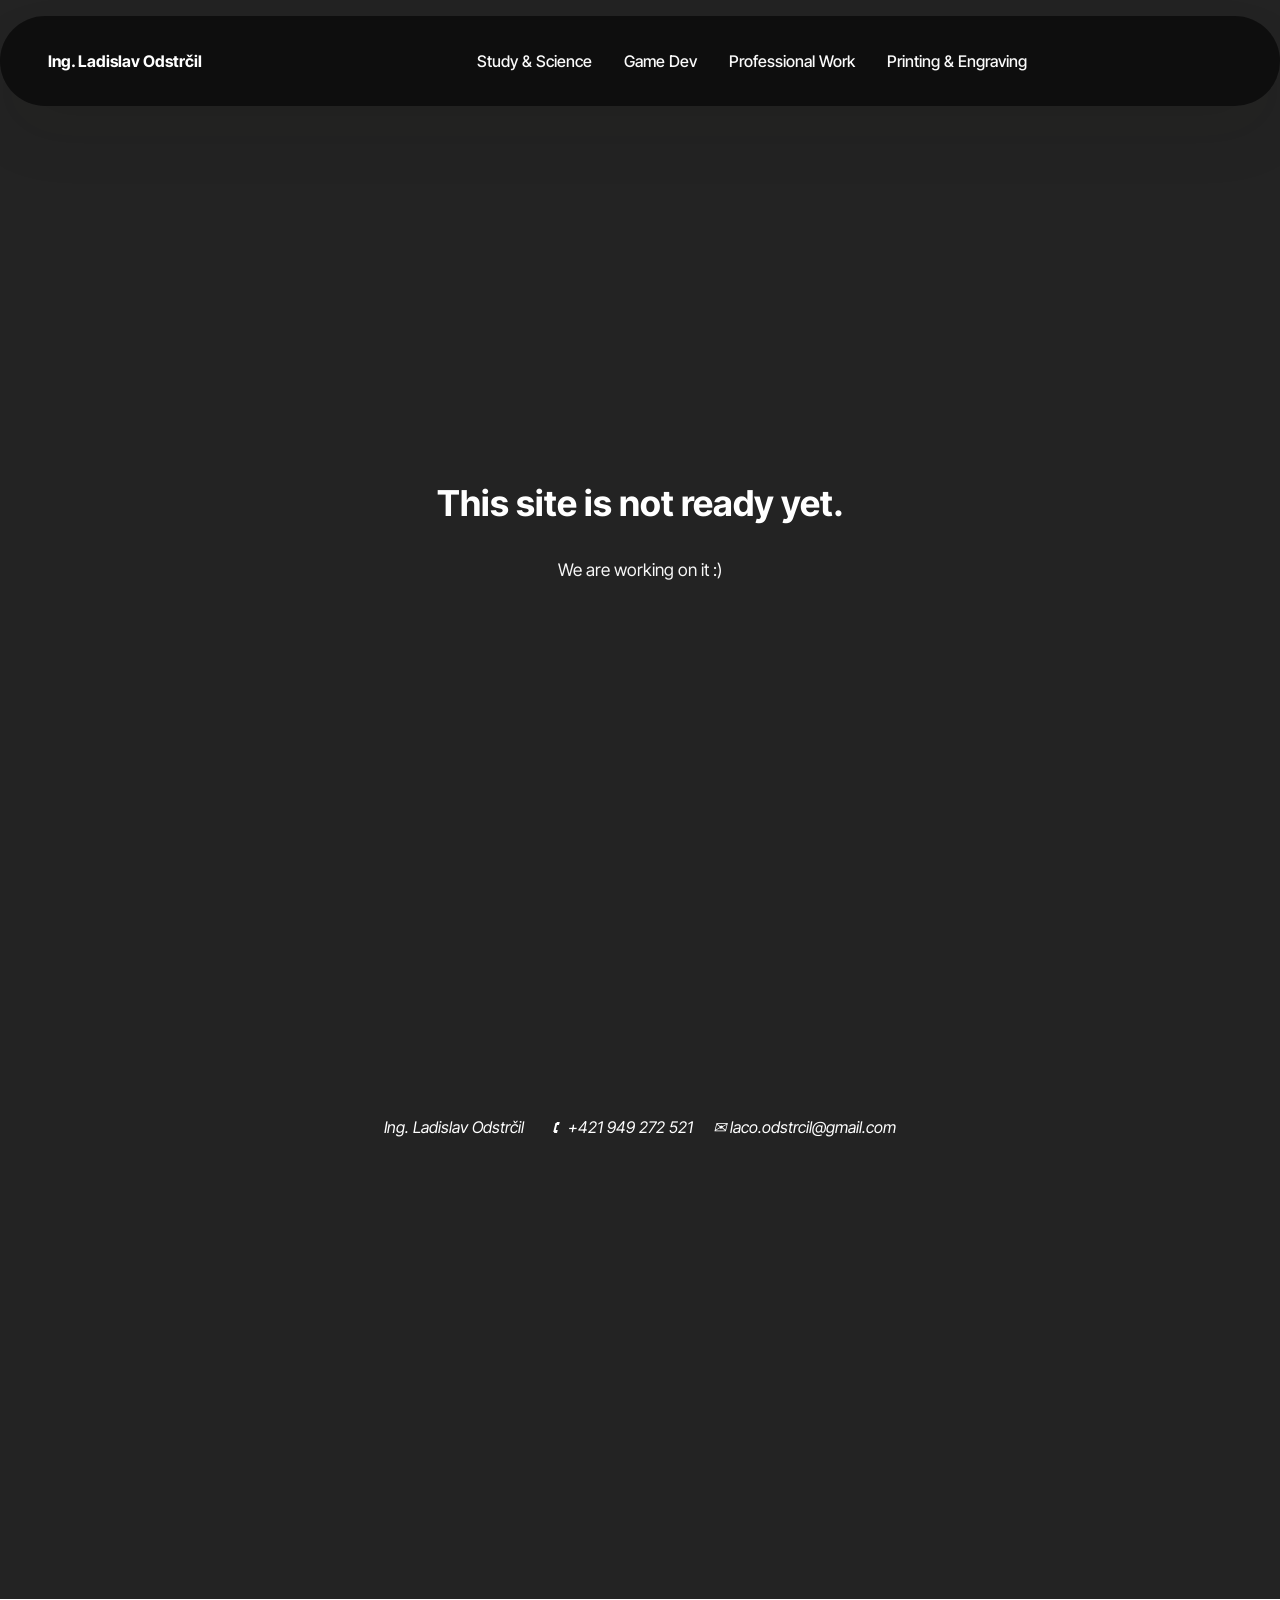
<file: page7.html>
<!DOCTYPE html>
<html  >
<head>
  <!-- Site made with Mobirise Website Builder v6.0.6, https://mobirise.com -->
  <meta charset="UTF-8">
  <meta http-equiv="X-UA-Compatible" content="IE=edge">
  <meta name="generator" content="Mobirise v6.0.6, mobirise.com">
  <meta name="viewport" content="width=device-width, initial-scale=1, minimum-scale=1">
  <link rel="shortcut icon" href="assets/images/chatgpt-image-apr-16-2026-11-37-20-am.png" type="image/x-icon">
  <meta name="description" content="">
  
  
  <title>WorkInProgress</title>
  <link rel="stylesheet" href="assets/bootstrap/css/bootstrap.min.css">
  <link rel="stylesheet" href="assets/bootstrap/css/bootstrap-grid.min.css">
  <link rel="stylesheet" href="assets/bootstrap/css/bootstrap-reboot.min.css">
  <link rel="stylesheet" href="assets/animatecss/animate.css">
  <link rel="stylesheet" href="assets/dropdown/css/style.css">
  <link rel="stylesheet" href="assets/theme/css/style.css">
  <link rel="preload" href="https://fonts.googleapis.com/css?family=Inter+Tight:100,200,300,400,500,600,700,800,900,100i,200i,300i,400i,500i,600i,700i,800i,900i&display=swap" as="style" onload="this.onload=null;this.rel='stylesheet'">
  <noscript><link rel="stylesheet" href="https://fonts.googleapis.com/css?family=Inter+Tight:100,200,300,400,500,600,700,800,900,100i,200i,300i,400i,500i,600i,700i,800i,900i&display=swap"></noscript>
  <link rel="preload" as="style" href="assets/mobirise/css/mbr-additional.css?v=IcNvH8"><link rel="stylesheet" href="assets/mobirise/css/mbr-additional.css?v=IcNvH8" type="text/css">

  
  
  
</head>
<body>
  
  <section data-bs-version="5.1" class="menu menu5 cid-uTFRtlMa0d" once="menu" id="menu05-26">
	

	<nav class="navbar navbar-dropdown navbar-expand-lg">
		<div class="container">
			<div class="navbar-brand">
				
				<span class="navbar-caption-wrap"><a class="navbar-caption text-success text-primary display-4" href="index.html">Ing. Ladislav Odstrčil</a></span>
			</div>
			<button class="navbar-toggler" type="button" data-toggle="collapse" data-bs-toggle="collapse" data-target="#navbarSupportedContent" data-bs-target="#navbarSupportedContent" aria-controls="navbarNavAltMarkup" aria-expanded="false" aria-label="Toggle navigation">
				<div class="hamburger">
					<span></span>
					<span></span>
					<span></span>
					<span></span>
				</div>
			</button>
			<div class="collapse navbar-collapse" id="navbarSupportedContent">
				<ul class="navbar-nav nav-dropdown nav-right" data-app-modern-menu="true"><li class="nav-item">
						<a class="nav-link link text-white text-primary display-4" href="page7.html">Study &amp; Science</a>
					</li>
					<li class="nav-item">
						<a class="nav-link link text-white text-primary display-4" href="page3.html" aria-expanded="false">Game Dev</a>
					</li>
					<li class="nav-item">
						<a class="nav-link link text-white text-primary display-4" href="page4.html">Professional Work</a>
					</li><li class="nav-item"><a class="nav-link link text-white text-primary display-4" href="page7.html">Printing &amp; Engraving<br></a></li></ul>
				
			</div>
		</div>
	</nav>
</section>

<section data-bs-version="5.1" class="article11 cid-uTPPgkBeIN" id="article11-2a">
    

    
    
    <div class="container">
        <div class="row justify-content-center">
            <div class="title col-md-12 col-lg-10">
                
                
                
            </div>
        </div>
    </div>
</section>

<section data-bs-version="5.1" class="article11 cid-uTPOZjiL99" id="article11-29">
    

    
    
    <div class="container">
        <div class="row justify-content-center">
            <div class="title col-md-12 col-lg-10">
                <h3 class="mbr-section-title mbr-fonts-style align-center mt-0 mb-0 display-2">
                <strong>This site is not ready yet.</strong></h3>
                <h4 class="mbr-section-subtitle align-center mbr-fonts-style mt-4 display-7">We are working on it :)</h4>
                
            </div>
        </div>
    </div>
</section>

<section data-bs-version="5.1" class="article11 cid-uTPPjaX7hg" id="article11-2b">
    

    
    
    <div class="container">
        <div class="row justify-content-center">
            <div class="title col-md-12 col-lg-10">
                
                
                
            </div>
        </div>
    </div>
</section>

<section data-bs-version="5.1" class="footer4 cid-uTFQbar2hY" once="footers" id="footer04-27">

    

    

    <div class="container">
        <div class="media-container-row align-center mbr-white">
            <div class="col-12">
                <p class="mbr-text mb-0 mbr-fonts-style display-7"></p><p><em>Ing. Ladislav Odstrčil &nbsp;&nbsp;&nbsp;&nbsp;       🕻 +421 949 272 521&nbsp;&nbsp;&nbsp;&nbsp;      ✉ laco.odstrcil@gmail.com</em></p><p></p><p></p><p></p>
            </div>
        </div>
    </div>
</section>

<section data-bs-version="5.1" class="article11 cid-uTPPpQH1sM" id="article11-2c">
    

    
    
    <div class="container">
        <div class="row justify-content-center">
            <div class="title col-md-12 col-lg-10">
                
                
                
            </div>
        </div>
    </div>
</section><section class="display-7" style="padding: 0;align-items: center;justify-content: center;flex-wrap: wrap;    align-content: center;display: flex;position: relative;height: 4rem;"><a href="https://mobiri.se/4068260" style="flex: 1 1;height: 4rem;position: absolute;width: 100%;z-index: 1;"><img alt="" style="height: 4rem;" src="[data-uri]"></a><p style="margin: 0;text-align: center;" class="display-7">&#8204;</p><a style="z-index:1" href="https://mobirise.com/offline-website-builder.html">Offline Website Builder</a></section><script src="assets/bootstrap/js/bootstrap.bundle.min.js"></script>  <script src="assets/smoothscroll/smooth-scroll.js"></script>  <script src="assets/ytplayer/index.js"></script>  <script src="assets/dropdown/js/navbar-dropdown.js"></script>  <script src="assets/theme/js/script.js"></script>  
  
  
 <div id="scrollToTop" class="scrollToTop mbr-arrow-up"><a style="text-align: center;"><i class="mbr-arrow-up-icon mbr-arrow-up-icon-cm cm-icon cm-icon-smallarrow-up"></i></a></div>
    <input name="animation" type="hidden">
  </body>
</html>
</file>
<file: assets/parallax/jarallax.css>
.jarallax {
    position: relative;
    z-index: 0;
}
.jarallax > .jarallax-img {
    position: absolute;
    object-fit: cover;
    /* support for plugin https://github.com/bfred-it/object-fit-images */
    font-family: 'object-fit: cover;';
    top: 0;
    left: 0;
    width: 100%;
    height: 100%;
    z-index: -1;
}
</file>
<file: assets/dropdown/css/style.css>
.navbar-dropdown {
  left: 0;
  padding: 0;
  position: absolute;
  right: 0;
  top: 0;
  transition: all 0.45s ease;
  z-index: 1030;
  background: #282828; }
  .navbar-dropdown .navbar-logo {
    margin-right: 0.8rem;
    transition: margin 0.3s ease-in-out;
    vertical-align: middle; }
    .navbar-dropdown .navbar-logo img {
      height: 3.125rem;
      transition: all 0.3s ease-in-out; }
    .navbar-dropdown .navbar-logo.mbr-iconfont {
      font-size: 3.125rem;
      line-height: 3.125rem; }
  .navbar-dropdown .navbar-caption {
    font-weight: 700;
    white-space: normal;
    vertical-align: -4px;
    line-height: 3.125rem !important; }
    .navbar-dropdown .navbar-caption, .navbar-dropdown .navbar-caption:hover {
      color: inherit;
      text-decoration: none; }
  .navbar-dropdown .mbr-iconfont + .navbar-caption {
    vertical-align: -1px; }
  .navbar-dropdown.navbar-fixed-top {
    position: fixed; }
  .navbar-dropdown .navbar-brand span {
    vertical-align: -4px; }
  .navbar-dropdown.bg-color.transparent {
    background: none; }
  .navbar-dropdown.navbar-short .navbar-brand {
    padding: 0.625rem 0; }
    .navbar-dropdown.navbar-short .navbar-brand span {
      vertical-align: -1px; }
  .navbar-dropdown.navbar-short .navbar-caption {
    line-height: 2.375rem !important;
    vertical-align: -2px; }
  .navbar-dropdown.navbar-short .navbar-logo {
    margin-right: 0.5rem; }
    .navbar-dropdown.navbar-short .navbar-logo img {
      height: 2.375rem; }
    .navbar-dropdown.navbar-short .navbar-logo.mbr-iconfont {
      font-size: 2.375rem;
      line-height: 2.375rem; }
  .navbar-dropdown.navbar-short .mbr-table-cell {
    height: 3.625rem; }
  .navbar-dropdown .navbar-close {
    left: 0.6875rem;
    position: fixed;
    top: 0.75rem;
    z-index: 1000; }
  .navbar-dropdown .hamburger-icon {
    content: "";
    display: inline-block;
    vertical-align: middle;
    width: 16px;
    -webkit-box-shadow: 0 -6px 0 1px #282828,0 0 0 1px #282828,0 6px 0 1px #282828;
    -moz-box-shadow: 0 -6px 0 1px #282828,0 0 0 1px #282828,0 6px 0 1px #282828;
    box-shadow: 0 -6px 0 1px #282828,0 0 0 1px #282828,0 6px 0 1px #282828; }

.dropdown-menu .dropdown-toggle[data-toggle="dropdown-submenu"]::after {
  border-bottom: 0.35em solid transparent;
  border-left: 0.35em solid;
  border-right: 0;
  border-top: 0.35em solid transparent;
  margin-left: 0.3rem; }

.dropdown-menu .dropdown-item:focus {
  outline: 0; }

.nav-dropdown {
  font-size: 0.75rem;
  font-weight: 500;
  height: auto !important; }
  .nav-dropdown .nav-btn {
    padding-left: 1rem; }
  .nav-dropdown .link {
    margin: .667em 1.667em;
    font-weight: 500;
    padding: 0;
    transition: color .2s ease-in-out; }
    .nav-dropdown .link.dropdown-toggle {
      margin-right: 2.583em; }
      .nav-dropdown .link.dropdown-toggle::after {
        margin-left: .25rem;
        border-top: 0.35em solid;
        border-right: 0.35em solid transparent;
        border-left: 0.35em solid transparent;
        border-bottom: 0; }
      .nav-dropdown .link.dropdown-toggle[aria-expanded="true"] {
        margin: 0;
        padding: 0.667em 3.263em  0.667em 1.667em; }
  .nav-dropdown .link::after,
  .nav-dropdown .dropdown-item::after {
    color: inherit; }
  .nav-dropdown .btn {
    font-size: 0.75rem;
    font-weight: 700;
    letter-spacing: 0;
    margin-bottom: 0;
    padding-left: 1.25rem;
    padding-right: 1.25rem; }
  .nav-dropdown .dropdown-menu {
    border-radius: 0;
    border: 0;
    left: 0;
    margin: 0;
    padding-bottom: 1.25rem;
    padding-top: 1.25rem;
    position: relative; }
  .nav-dropdown .dropdown-submenu {
    margin-left: 0.125rem;
    top: 0; }
  .nav-dropdown .dropdown-item {
    font-weight: 500;
    line-height: 2;
    padding: 0.3846em 4.615em 0.3846em 1.5385em;
    position: relative;
    transition: color .2s ease-in-out, background-color .2s ease-in-out; }
    .nav-dropdown .dropdown-item::after {
      margin-top: -0.3077em;
      position: absolute;
      right: 1.1538em;
      top: 50%; }
    .nav-dropdown .dropdown-item:focus, .nav-dropdown .dropdown-item:hover {
      background: none; }

@media (max-width: 767px) {
  .nav-dropdown.navbar-toggleable-sm {
    bottom: 0;
    display: none;
    left: 0;
    overflow-x: hidden;
    position: fixed;
    top: 0;
    transform: translateX(-100%);
    -ms-transform: translateX(-100%);
    -webkit-transform: translateX(-100%);
    width: 18.75rem;
    z-index: 999; } }
.nav-dropdown.navbar-toggleable-xl {
  bottom: 0;
  display: none;
  left: 0;
  overflow-x: hidden;
  position: fixed;
  top: 0;
  transform: translateX(-100%);
  -ms-transform: translateX(-100%);
  -webkit-transform: translateX(-100%);
  width: 18.75rem;
  z-index: 999; }

.nav-dropdown-sm {
  display: block !important;
  overflow-x: hidden;
  overflow: auto;
  padding-top: 3.875rem; }
  .nav-dropdown-sm::after {
    content: "";
    display: block;
    height: 3rem;
    width: 100%; }
  .nav-dropdown-sm.collapse.in ~ .navbar-close {
    display: block !important; }
  .nav-dropdown-sm.collapsing, .nav-dropdown-sm.collapse.in {
    transform: translateX(0);
    -ms-transform: translateX(0);
    -webkit-transform: translateX(0);
    transition: all 0.25s ease-out;
    -webkit-transition: all 0.25s ease-out;
    background: #282828; }
  .nav-dropdown-sm.collapsing[aria-expanded="false"] {
    transform: translateX(-100%);
    -ms-transform: translateX(-100%);
    -webkit-transform: translateX(-100%); }
  .nav-dropdown-sm .nav-item {
    display: block;
    margin-left: 0 !important;
    padding-left: 0; }
  .nav-dropdown-sm .link,
  .nav-dropdown-sm .dropdown-item {
    border-top: 1px dotted rgba(255, 255, 255, 0.1);
    font-size: 0.8125rem;
    line-height: 1.6;
    margin: 0 !important;
    padding: 0.875rem 2.4rem 0.875rem 1.5625rem !important;
    position: relative;
    white-space: normal; }
    .nav-dropdown-sm .link:focus, .nav-dropdown-sm .link:hover,
    .nav-dropdown-sm .dropdown-item:focus,
    .nav-dropdown-sm .dropdown-item:hover {
      background: rgba(0, 0, 0, 0.2) !important;
      color: #c0a375; }
  .nav-dropdown-sm .nav-btn {
    position: relative;
    padding: 1.5625rem 1.5625rem 0 1.5625rem; }
    .nav-dropdown-sm .nav-btn::before {
      border-top: 1px dotted rgba(255, 255, 255, 0.1);
      content: "";
      left: 0;
      position: absolute;
      top: 0;
      width: 100%; }
    .nav-dropdown-sm .nav-btn + .nav-btn {
      padding-top: 0.625rem; }
      .nav-dropdown-sm .nav-btn + .nav-btn::before {
        display: none; }
  .nav-dropdown-sm .btn {
    padding: 0.625rem 0; }
  .nav-dropdown-sm .dropdown-toggle[data-toggle="dropdown-submenu"]::after {
    margin-left: .25rem;
    border-top: 0.35em solid;
    border-right: 0.35em solid transparent;
    border-left: 0.35em solid transparent;
    border-bottom: 0; }
  .nav-dropdown-sm .dropdown-toggle[data-toggle="dropdown-submenu"][aria-expanded="true"]::after {
    border-top: 0;
    border-right: 0.35em solid transparent;
    border-left: 0.35em solid transparent;
    border-bottom: 0.35em solid; }
  .nav-dropdown-sm .dropdown-menu {
    margin: 0;
    padding: 0;
    position: relative;
    top: 0;
    left: 0;
    width: 100%;
    border: 0;
    float: none;
    border-radius: 0;
    background: none; }
  .nav-dropdown-sm .dropdown-submenu {
    left: 100%;
    margin-left: 0.125rem;
    margin-top: -1.25rem;
    top: 0; }

.navbar-toggleable-sm .nav-dropdown .dropdown-menu {
  position: absolute; }

.navbar-toggleable-sm .nav-dropdown .dropdown-submenu {
  left: 100%;
  margin-left: 0.125rem;
  margin-top: -1.25rem;
  top: 0; }

.navbar-toggleable-sm.opened .nav-dropdown .dropdown-menu {
  position: relative; }

.navbar-toggleable-sm.opened .nav-dropdown .dropdown-submenu {
  left: 0;
  margin-left: 00rem;
  margin-top: 0rem;
  top: 0; }

.is-builder .nav-dropdown.collapsing {
  transition: none !important; }
</file>
<file: assets/theme/css/style.css>
@charset "UTF-8";
section {
  background-color: #ffffff;
}

body {
  font-style: normal;
  line-height: 1.5;
  font-weight: 400;
  color: #232323;
  position: relative;
}

button {
  background-color: transparent;
  border-color: transparent;
}

.embla__button,
.carousel-control {
  background-color: #edefea !important;
  opacity: 0.8 !important;
  color: #464845 !important;
  border-color: #edefea !important;
}

.carousel .close,
.modalWindow .close {
  background-color: #edefea !important;
  color: #464845 !important;
  border-color: #edefea !important;
  opacity: 0.8 !important;
}

.carousel .close:hover,
.modalWindow .close:hover {
  opacity: 1 !important;
}

.carousel-indicators li {
  background-color: #edefea !important;
  border: 2px solid #464845 !important;
}

.carousel-indicators li:hover,
.carousel-indicators li:active {
  opacity: 0.8 !important;
}

.embla__button:hover,
.carousel-control:hover {
  background-color: #edefea !important;
  opacity: 1 !important;
}

.modalWindow-video-container {
  height: 80%;
}

section,
.container,
.container-fluid {
  position: relative;
  word-wrap: break-word;
}

a.mbr-iconfont:hover {
  text-decoration: none;
}

.article .lead p,
.article .lead ul,
.article .lead ol,
.article .lead pre,
.article .lead blockquote {
  margin-bottom: 0;
}

a {
  font-style: normal;
  font-weight: 400;
  cursor: pointer;
}
a, a:hover {
  text-decoration: none;
}

.mbr-section-title {
  font-style: normal;
  line-height: 1.3;
}

.mbr-section-subtitle {
  line-height: 1.3;
}

.mbr-text {
  font-style: normal;
  line-height: 1.7;
}

h1,
h2,
h3,
h4,
h5,
h6,
.display-1,
.display-2,
.display-4,
.display-5,
.display-7,
span,
p,
a {
  line-height: 1;
  word-break: break-word;
  word-wrap: break-word;
  font-weight: 400;
}

b,
strong {
  font-weight: bold;
}

input:-webkit-autofill, input:-webkit-autofill:hover, input:-webkit-autofill:focus, input:-webkit-autofill:active {
  transition-delay: 9999s;
  -webkit-transition-property: background-color, color;
  transition-property: background-color, color;
}

textarea[type=hidden] {
  display: none;
}

section {
  background-position: 50% 50%;
  background-repeat: no-repeat;
  background-size: cover;
}
section .mbr-background-video,
section .mbr-background-video-preview {
  position: absolute;
  bottom: 0;
  left: 0;
  right: 0;
  top: 0;
}

.hidden {
  visibility: hidden;
}

.mbr-z-index20 {
  z-index: 20;
}

/*! Base colors */
.mbr-white {
  color: #ffffff;
}

.mbr-black {
  color: #111111;
}

.mbr-bg-white {
  background-color: #ffffff;
}

.mbr-bg-black {
  background-color: #000000;
}

/*! Text-aligns */
.align-left {
  text-align: left;
}

.align-center {
  text-align: center;
}

.align-right {
  text-align: right;
}

/*! Font-weight  */
.mbr-light {
  font-weight: 300;
}

.mbr-regular {
  font-weight: 400;
}

.mbr-semibold {
  font-weight: 500;
}

.mbr-bold {
  font-weight: 700;
}

/*! Media  */
.media-content {
  flex-basis: 100%;
}

.media-container-row {
  display: flex;
  flex-direction: row;
  flex-wrap: wrap;
  justify-content: center;
  align-content: center;
  align-items: start;
}
.media-container-row .media-size-item {
  width: 400px;
}

.media-container-column {
  display: flex;
  flex-direction: column;
  flex-wrap: wrap;
  justify-content: center;
  align-content: center;
  align-items: stretch;
}
.media-container-column > * {
  width: 100%;
}

@media (min-width: 992px) {
  .media-container-row {
    flex-wrap: nowrap;
  }
}
figure {
  margin-bottom: 0;
  overflow: hidden;
}

figure[mbr-media-size] {
  transition: width 0.1s;
}

img,
iframe {
  display: block;
  width: 100%;
}

.card {
  background-color: transparent;
  border: none;
}

.card-box {
  width: 100%;
}

.card-img {
  text-align: center;
  flex-shrink: 0;
  -webkit-flex-shrink: 0;
}

.media {
  max-width: 100%;
  margin: 0 auto;
}

.mbr-figure {
  align-self: center;
}

.media-container > div {
  max-width: 100%;
}

.mbr-figure img,
.card-img img {
  width: 100%;
}

@media (max-width: 991px) {
  .media-size-item {
    width: auto !important;
  }
  .media {
    width: auto;
  }
  .mbr-figure {
    width: 100% !important;
  }
}
/*! Buttons */
.mbr-section-btn {
  margin-left: -0.6rem;
  margin-right: -0.6rem;
  font-size: 0;
}

.btn {
  font-weight: 600;
  border-width: 1px;
  font-style: normal;
  margin: 0.6rem 0.6rem;
  white-space: normal;
  transition: all 0.2s ease-in-out;
  display: inline-flex;
  align-items: center;
  justify-content: center;
  word-break: break-word;
}

.btn-sm {
  font-weight: 600;
  letter-spacing: 0px;
  transition: all 0.3s ease-in-out;
}

.btn-md {
  font-weight: 600;
  letter-spacing: 0px;
  transition: all 0.3s ease-in-out;
}

.btn-lg {
  font-weight: 600;
  letter-spacing: 0px;
  transition: all 0.3s ease-in-out;
}

.btn-form {
  margin: 0;
}
.btn-form:hover {
  cursor: pointer;
}

nav .mbr-section-btn {
  margin-left: 0rem;
  margin-right: 0rem;
}

/*! Btn icon margin */
.btn .mbr-iconfont,
.btn.btn-sm .mbr-iconfont {
  order: 1;
  cursor: pointer;
  margin-left: 0.5rem;
  vertical-align: sub;
}

.btn.btn-md .mbr-iconfont,
.btn.btn-md .mbr-iconfont {
  margin-left: 0.8rem;
}

.mbr-regular {
  font-weight: 400;
}

.mbr-semibold {
  font-weight: 500;
}

.mbr-bold {
  font-weight: 700;
}

[type=submit] {
  -webkit-appearance: none;
}

/*! Full-screen */
.mbr-fullscreen .mbr-overlay {
  min-height: 100vh;
}

.mbr-fullscreen {
  display: flex;
  display: -moz-flex;
  display: -ms-flex;
  display: -o-flex;
  align-items: center;
  min-height: 100vh;
  padding-top: 3rem;
  padding-bottom: 3rem;
}

/*! Map */
.map {
  height: 25rem;
  position: relative;
}
.map iframe {
  width: 100%;
  height: 100%;
}

/*! Scroll to top arrow */
.mbr-arrow-up {
  bottom: 25px;
  right: 90px;
  position: fixed;
  text-align: right;
  z-index: 5000;
  color: #ffffff;
  font-size: 22px;
}

.mbr-arrow-up a {
  background: rgba(0, 0, 0, 0.2);
  border-radius: 50%;
  color: #fff;
  display: inline-block;
  height: 60px;
  width: 60px;
  border: 2px solid #fff;
  outline-style: none !important;
  position: relative;
  text-decoration: none;
  transition: all 0.3s ease-in-out;
  cursor: pointer;
  text-align: center;
}
.mbr-arrow-up a:hover {
  background-color: rgba(0, 0, 0, 0.4);
}
.mbr-arrow-up a i {
  line-height: 60px;
}

.mbr-arrow-up-icon {
  display: block;
  color: #fff;
}

.mbr-arrow-up-icon::before {
  content: "›";
  display: inline-block;
  font-family: serif;
  font-size: 22px;
  line-height: 1;
  font-style: normal;
  position: relative;
  top: 6px;
  left: -4px;
  transform: rotate(-90deg);
}

/*! Arrow Down */
.mbr-arrow {
  position: absolute;
  bottom: 45px;
  left: 50%;
  width: 60px;
  height: 60px;
  cursor: pointer;
  background-color: rgba(80, 80, 80, 0.5);
  border-radius: 50%;
  transform: translateX(-50%);
}
@media (max-width: 767px) {
  .mbr-arrow {
    display: none;
  }
}
.mbr-arrow > a {
  display: inline-block;
  text-decoration: none;
  outline-style: none;
  animation: arrowdown 1.7s ease-in-out infinite;
  color: #ffffff;
}
.mbr-arrow > a > i {
  position: absolute;
  top: -2px;
  left: 15px;
  font-size: 2rem;
}

#scrollToTop a i::before {
  content: "";
  position: absolute;
  display: block;
  border-bottom: 2.5px solid #fff;
  border-left: 2.5px solid #fff;
  width: 27.8%;
  height: 27.8%;
  left: 50%;
  top: 51%;
  transform: translateY(-30%) translateX(-50%) rotate(135deg);
}

@keyframes arrowdown {
  0% {
    transform: translateY(0px);
  }
  50% {
    transform: translateY(-5px);
  }
  100% {
    transform: translateY(0px);
  }
}
@media (max-width: 500px) {
  .mbr-arrow-up {
    left: 0;
    right: 0;
    text-align: center;
  }
}
/*Gradients animation*/
@keyframes gradient-animation {
  from {
    background-position: 0% 100%;
    animation-timing-function: ease-in-out;
  }
  to {
    background-position: 100% 0%;
    animation-timing-function: ease-in-out;
  }
}
.bg-gradient {
  background-size: 200% 200%;
  animation: gradient-animation 5s infinite alternate;
  -webkit-animation: gradient-animation 5s infinite alternate;
}

.menu .navbar-brand {
  display: -webkit-flex;
}
.menu .navbar-brand span {
  display: flex;
  display: -webkit-flex;
}
.menu .navbar-brand .navbar-caption-wrap {
  display: -webkit-flex;
}
.menu .navbar-brand .navbar-logo img {
  display: -webkit-flex;
  width: auto;
}
@media (min-width: 768px) and (max-width: 991px) {
  .menu .navbar-toggleable-sm .navbar-nav {
    display: -ms-flexbox;
  }
}
@media (max-width: 991px) {
  .menu .navbar-collapse {
    max-height: 93.5vh;
  }
  .menu .navbar-collapse.show {
    overflow: auto;
  }
}
@media (min-width: 992px) {
  .menu .navbar-nav.nav-dropdown {
    display: -webkit-flex;
  }
  .menu .navbar-toggleable-sm .navbar-collapse {
    display: -webkit-flex !important;
  }
  .menu .collapsed .navbar-collapse {
    max-height: 93.5vh;
  }
  .menu .collapsed .navbar-collapse.show {
    overflow: auto;
  }
}
@media (max-width: 767px) {
  .menu .navbar-collapse {
    max-height: 80vh;
  }
}

.nav-link .mbr-iconfont {
  margin-right: 0.5rem;
}

.navbar {
  display: -webkit-flex;
  -webkit-flex-wrap: wrap;
  -webkit-align-items: center;
  -webkit-justify-content: space-between;
}

.navbar-collapse {
  -webkit-flex-basis: 100%;
  -webkit-flex-grow: 1;
  -webkit-align-items: center;
}

.nav-dropdown .link {
  padding: 0.667em 1.667em !important;
  margin: 0 !important;
}

.nav {
  display: -webkit-flex;
  -webkit-flex-wrap: wrap;
}

.row {
  display: -webkit-flex;
  -webkit-flex-wrap: wrap;
}

.justify-content-center {
  -webkit-justify-content: center;
}

.form-inline {
  display: -webkit-flex;
}

.card-wrapper {
  -webkit-flex: 1;
}

.carousel-control {
  z-index: 10;
  display: -webkit-flex;
}

.carousel-controls {
  display: -webkit-flex;
}

.media {
  display: -webkit-flex;
}

.form-group:focus {
  outline: none;
}

.jq-selectbox__select {
  padding: 7px 0;
  position: relative;
}

.jq-selectbox__dropdown {
  overflow: hidden;
  border-radius: 10px;
  position: absolute;
  top: 100%;
  left: 0 !important;
  width: 100% !important;
}

.jq-selectbox__trigger-arrow {
  right: 0;
  transform: translateY(-50%);
}

.jq-selectbox li {
  padding: 1.07em 0.5em;
}

input[type=range] {
  padding-left: 0 !important;
  padding-right: 0 !important;
}

.modal-dialog,
.modal-content {
  height: 100%;
}

.modal-dialog .carousel-inner {
  height: calc(100vh - 1.75rem);
}
@media (max-width: 575px) {
  .modal-dialog .carousel-inner {
    height: calc(100vh - 1rem);
  }
}

.carousel-item {
  text-align: center;
}

.carousel-item img {
  margin: auto;
}

.navbar-toggler {
  align-self: flex-start;
  padding: 0.25rem 0.75rem;
  font-size: 1.25rem;
  line-height: 1;
  background: transparent;
  border: 1px solid transparent;
  border-radius: 0.25rem;
}

.navbar-toggler:focus,
.navbar-toggler:hover {
  text-decoration: none;
  box-shadow: none;
}

.navbar-toggler-icon {
  display: inline-block;
  width: 1.5em;
  height: 1.5em;
  vertical-align: middle;
  content: "";
  background: no-repeat center center;
  background-size: 100% 100%;
}

.navbar-toggler-left {
  position: absolute;
  left: 1rem;
}

.navbar-toggler-right {
  position: absolute;
  right: 1rem;
}

.card-img {
  width: auto;
}

.menu .navbar.collapsed:not(.beta-menu) {
  flex-direction: column;
}

.carousel-item.active,
.carousel-item-next,
.carousel-item-prev {
  display: flex;
}

.note-air-layout .dropup .dropdown-menu,
.note-air-layout .navbar-fixed-bottom .dropdown .dropdown-menu {
  bottom: initial !important;
}

html,
body {
  height: auto;
  min-height: 100vh;
}

.dropup .dropdown-toggle::after {
  display: none;
}

.form-asterisk {
  font-family: initial;
  position: absolute;
  top: -2px;
  font-weight: normal;
}

.form-control-label {
  position: relative;
  cursor: pointer;
  margin-bottom: 0.357em;
  padding: 0;
}

.alert {
  color: #ffffff;
  border-radius: 0;
  border: 0;
  font-size: 1.1rem;
  line-height: 1.5;
  margin-bottom: 1.875rem;
  padding: 1.25rem;
  position: relative;
  text-align: center;
}
.alert.alert-form::after {
  background-color: inherit;
  bottom: -7px;
  content: "";
  display: block;
  height: 14px;
  left: 50%;
  margin-left: -7px;
  position: absolute;
  transform: rotate(45deg);
  width: 14px;
}

.form-control {
  background-color: #ffffff;
  background-clip: border-box;
  color: #232323;
  line-height: 1rem !important;
  height: auto;
  padding: 1.2rem 2rem;
  transition: border-color 0.25s ease 0s;
  border: 1px solid transparent !important;
  border-radius: 4px;
  box-shadow: rgba(0, 0, 0, 0.07) 0px 1px 1px 0px, rgba(0, 0, 0, 0.07) 0px 1px 3px 0px, rgba(0, 0, 0, 0.03) 0px 0px 0px 1px;
}
.form-active .form-control:invalid {
  border-color: red;
}

.row > * {
  padding-right: 1rem;
  padding-left: 1rem;
}

form .row {
  margin-left: -0.6rem;
  margin-right: -0.6rem;
}
form .row [class*=col] {
  padding-left: 0.6rem;
  padding-right: 0.6rem;
}

form .mbr-section-btn {
  padding-left: 0.6rem;
  padding-right: 0.6rem;
}

form .form-check-input {
  margin-top: 0.5;
}

textarea.form-control {
  line-height: 1.5rem !important;
}

.form-group {
  margin-bottom: 1.2rem;
}

.form-control,
form .btn {
  min-height: 48px;
}

.gdpr-block label span.textGDPR input[name=gdpr] {
  top: 7px;
}

.form-control:focus {
  box-shadow: none;
}

:focus {
  outline: none;
}

.mbr-overlay {
  background-color: #000;
  bottom: 0;
  left: 0;
  opacity: 0.5;
  position: absolute;
  right: 0;
  top: 0;
  z-index: 0;
  pointer-events: none;
}

blockquote {
  font-style: italic;
  padding: 3rem;
  font-size: 1.09rem;
  position: relative;
  border-left: 3px solid;
}

ul,
ol,
pre,
blockquote {
  margin-bottom: 2.3125rem;
}

.mt-4 {
  margin-top: 2rem !important;
}

.mb-4 {
  margin-bottom: 2rem !important;
}

.container,
.container-fluid {
  padding-left: 16px;
  padding-right: 16px;
}

.row {
  margin-left: -16px;
  margin-right: -16px;
}
.row > [class*=col] {
  padding-left: 16px;
  padding-right: 16px;
}

@media (min-width: 992px) {
  .container-fluid {
    padding-left: 32px;
    padding-right: 32px;
  }
}
@media (max-width: 991px) {
  .mbr-container {
    padding-left: 16px;
    padding-right: 16px;
  }
}
.app-video-wrapper > img {
  opacity: 1;
}

.app-video-wrapper {
  background: transparent;
}

.item {
  position: relative;
}

.dropdown-menu .dropdown-menu {
  left: 100%;
}

.dropdown-item + .dropdown-menu {
  display: none;
}

.dropdown-item:hover + .dropdown-menu,
.dropdown-menu:hover {
  display: block;
}

@media (min-aspect-ratio: 16/9) {
  .mbr-video-foreground {
    height: 300% !important;
    top: -100% !important;
  }
}
@media (max-aspect-ratio: 16/9) {
  .mbr-video-foreground {
    width: 300% !important;
    left: -100% !important;
  }
}.engine {
	position: absolute;
	text-indent: -2400px;
	text-align: center;
	padding: 0;
	top: 0;
	left: -2400px;
}
</file>
<file: assets/mobirise/css/mbr-additional.css>
.btn {
  border-width: 2px;
}
img,
.card-wrap,
.card-wrapper,
.video-wrapper,
.mbr-figure iframe,
.google-map iframe,
.slide-content,
.plan,
.card,
.item-wrapper {
  border-radius: 2rem !important;
}
.video-wrapper {
  overflow: hidden;
}
body {
  font-family: Inter Tight;
}
.display-1 {
  font-family: 'Inter Tight', sans-serif;
  font-size: 4rem;
  line-height: 1;
}
.display-1 > .mbr-iconfont {
  font-size: 5rem;
}
.display-2 {
  font-family: 'Inter Tight', sans-serif;
  font-size: 2.5rem;
  line-height: 1;
}
.display-2 > .mbr-iconfont {
  font-size: 3.125rem;
}
.display-4 {
  font-family: 'Inter Tight', sans-serif;
  font-size: 1rem;
  line-height: 1.5;
}
.display-4 > .mbr-iconfont {
  font-size: 1.25rem;
}
.display-5 {
  font-family: 'Inter Tight', sans-serif;
  font-size: 1.5rem;
  line-height: 1.5;
}
.display-5 > .mbr-iconfont {
  font-size: 1.875rem;
}
.display-7 {
  font-family: 'Inter Tight', sans-serif;
  font-size: 1.1rem;
  line-height: 1.3;
}
.display-7 > .mbr-iconfont {
  font-size: 1.375rem;
}
/* ---- Fluid typography for mobile devices ---- */
/* 1.4 - font scale ratio ( bootstrap == 1.42857 ) */
/* 100vw - current viewport width */
/* (48 - 20)  48 == 48rem == 768px, 20 == 20rem == 320px(minimal supported viewport) */
/* 0.65 - min scale variable, may vary */
@media (max-width: 992px) {
  .display-1 {
    font-size: 3.2rem;
  }
}
@media (max-width: 768px) {
  .display-1 {
    font-size: 2.8rem;
    font-size: calc( 2.05rem + (4 - 2.05) * ((100vw - 20rem) / (48 - 20)));
    line-height: calc( 1.1 * (2.05rem + (4 - 2.05) * ((100vw - 20rem) / (48 - 20))));
  }
  .display-2 {
    font-size: 2rem;
    font-size: calc( 1.525rem + (2.5 - 1.525) * ((100vw - 20rem) / (48 - 20)));
    line-height: calc( 1.3 * (1.525rem + (2.5 - 1.525) * ((100vw - 20rem) / (48 - 20))));
  }
  .display-4 {
    font-size: 0.8rem;
    font-size: calc( 1rem + (1 - 1) * ((100vw - 20rem) / (48 - 20)));
    line-height: calc( 1.4 * (1rem + (1 - 1) * ((100vw - 20rem) / (48 - 20))));
  }
  .display-5 {
    font-size: 1.2rem;
    font-size: calc( 1.175rem + (1.5 - 1.175) * ((100vw - 20rem) / (48 - 20)));
    line-height: calc( 1.4 * (1.175rem + (1.5 - 1.175) * ((100vw - 20rem) / (48 - 20))));
  }
  .display-7 {
    font-size: 0.88rem;
    font-size: calc( 1.0350000000000001rem + (1.1 - 1.0350000000000001) * ((100vw - 20rem) / (48 - 20)));
    line-height: calc( 1.4 * (1.0350000000000001rem + (1.1 - 1.0350000000000001) * ((100vw - 20rem) / (48 - 20))));
  }
}
@media (min-width: 992px) and (max-width: 1400px) {
  .display-1 {
    font-size: 2.8rem;
    font-size: calc( 2.05rem + (4 - 2.05) * ((100vw - 62rem) / (87 - 62)));
    line-height: calc( 1.1 * (2.05rem + (4 - 2.05) * ((100vw - 62rem) / (87 - 62))));
  }
  .display-2 {
    font-size: 2rem;
    font-size: calc( 1.525rem + (2.5 - 1.525) * ((100vw - 62rem) / (87 - 62)));
    line-height: calc( 1.3 * (1.525rem + (2.5 - 1.525) * ((100vw - 62rem) / (87 - 62))));
  }
  .display-4 {
    font-size: 0.8rem;
    font-size: calc( 1rem + (1 - 1) * ((100vw - 62rem) / (87 - 62)));
    line-height: calc( 1.4 * (1rem + (1 - 1) * ((100vw - 62rem) / (87 - 62))));
  }
  .display-5 {
    font-size: 1.2rem;
    font-size: calc( 1.175rem + (1.5 - 1.175) * ((100vw - 62rem) / (87 - 62)));
    line-height: calc( 1.4 * (1.175rem + (1.5 - 1.175) * ((100vw - 62rem) / (87 - 62))));
  }
  .display-7 {
    font-size: 0.88rem;
    font-size: calc( 1.0350000000000001rem + (1.1 - 1.0350000000000001) * ((100vw - 62rem) / (87 - 62)));
    line-height: calc( 1.4 * (1.0350000000000001rem + (1.1 - 1.0350000000000001) * ((100vw - 62rem) / (87 - 62))));
  }
}
/* Buttons */
.btn {
  padding: 1.25rem 2rem;
  border-radius: 4px;
  padding: 0.75rem 1.5rem;
}
.btn-sm {
  padding: 0.6rem 1.2rem;
  border-radius: 4px;
}
.btn-md {
  padding: 0.6rem 1.2rem;
  border-radius: 4px;
}
.btn-lg {
  padding: 1.25rem 2rem;
  border-radius: 4px;
}
.bg-primary {
  background-color: #9fe870 !important;
}
.bg-success {
  background-color: #ffffff !important;
}
.bg-info {
  background-color: #320707 !important;
}
.bg-warning {
  background-color: #a0e2e1 !important;
}
.bg-danger {
  background-color: #ffea64 !important;
}
.btn-primary,
.btn-primary:active {
  background-color: #9fe870 !important;
  border-color: #9fe870 !important;
  color: #264d0c !important;
  box-shadow: none;
}
.btn-primary:hover,
.btn-primary:focus,
.btn-primary.focus,
.btn-primary.active {
  color: inherit;
  background-color: #bcef9c !important;
  border-color: #bcef9c !important;
  box-shadow: none;
}
.btn-primary.disabled,
.btn-primary:disabled {
  color: #264d0c !important;
  background-color: #bcef9c !important;
  border-color: #bcef9c !important;
}
.btn-secondary,
.btn-secondary:active {
  background-color: #9c98cf !important;
  border-color: #9c98cf !important;
  color: #ffffff !important;
  box-shadow: none;
}
.btn-secondary:hover,
.btn-secondary:focus,
.btn-secondary.focus,
.btn-secondary.active {
  color: inherit;
  background-color: #bdbbdf !important;
  border-color: #bdbbdf !important;
  box-shadow: none;
}
.btn-secondary.disabled,
.btn-secondary:disabled {
  color: #ffffff !important;
  background-color: #bdbbdf !important;
  border-color: #bdbbdf !important;
}
.btn-info,
.btn-info:active {
  background-color: #320707 !important;
  border-color: #320707 !important;
  color: #ffffff !important;
  box-shadow: none;
}
.btn-info:hover,
.btn-info:focus,
.btn-info.focus,
.btn-info.active {
  color: inherit;
  background-color: #5f0d0d !important;
  border-color: #5f0d0d !important;
  box-shadow: none;
}
.btn-info.disabled,
.btn-info:disabled {
  color: #ffffff !important;
  background-color: #5f0d0d !important;
  border-color: #5f0d0d !important;
}
.btn-success,
.btn-success:active {
  background-color: #ffffff !important;
  border-color: #ffffff !important;
  color: #808080 !important;
  box-shadow: none;
}
.btn-success:hover,
.btn-success:focus,
.btn-success.focus,
.btn-success.active {
  color: inherit;
  background-color: #ffffff !important;
  border-color: #ffffff !important;
  box-shadow: none;
}
.btn-success.disabled,
.btn-success:disabled {
  color: #808080 !important;
  background-color: #ffffff !important;
  border-color: #ffffff !important;
}
.btn-warning,
.btn-warning:active {
  background-color: #a0e2e1 !important;
  border-color: #a0e2e1 !important;
  color: #1f6463 !important;
  box-shadow: none;
}
.btn-warning:hover,
.btn-warning:focus,
.btn-warning.focus,
.btn-warning.active {
  color: inherit;
  background-color: #c7eeed !important;
  border-color: #c7eeed !important;
  box-shadow: none;
}
.btn-warning.disabled,
.btn-warning:disabled {
  color: #1f6463 !important;
  background-color: #c7eeed !important;
  border-color: #c7eeed !important;
}
.btn-danger,
.btn-danger:active {
  background-color: #ffea64 !important;
  border-color: #ffea64 !important;
  color: #645600 !important;
  box-shadow: none;
}
.btn-danger:hover,
.btn-danger:focus,
.btn-danger.focus,
.btn-danger.active {
  color: inherit;
  background-color: #fff197 !important;
  border-color: #fff197 !important;
  box-shadow: none;
}
.btn-danger.disabled,
.btn-danger:disabled {
  color: #645600 !important;
  background-color: #fff197 !important;
  border-color: #fff197 !important;
}
.btn-white,
.btn-white:active {
  background-color: #eff0ec !important;
  border-color: #eff0ec !important;
  color: #757b62 !important;
  box-shadow: none;
}
.btn-white:hover,
.btn-white:focus,
.btn-white.focus,
.btn-white.active {
  color: inherit;
  background-color: #ffffff !important;
  border-color: #ffffff !important;
  box-shadow: none;
}
.btn-white.disabled,
.btn-white:disabled {
  color: #757b62 !important;
  background-color: #ffffff !important;
  border-color: #ffffff !important;
}
.btn-black,
.btn-black:active {
  background-color: #232323 !important;
  border-color: #232323 !important;
  color: #ffffff !important;
  box-shadow: none;
}
.btn-black:hover,
.btn-black:focus,
.btn-black.focus,
.btn-black.active {
  color: inherit;
  background-color: #3d3d3d !important;
  border-color: #3d3d3d !important;
  box-shadow: none;
}
.btn-black.disabled,
.btn-black:disabled {
  color: #ffffff !important;
  background-color: #3d3d3d !important;
  border-color: #3d3d3d !important;
}
.btn-primary-outline,
.btn-primary-outline:active {
  background-color: transparent !important;
  border-color: #9fe870;
  color: #9fe870;
}
.btn-primary-outline:hover,
.btn-primary-outline:focus,
.btn-primary-outline.focus,
.btn-primary-outline.active {
  color: #6ddc25 !important;
  background-color: transparent !important;
  border-color: #6ddc25 !important;
  box-shadow: none !important;
}
.btn-primary-outline.disabled,
.btn-primary-outline:disabled {
  color: #264d0c !important;
  background-color: #9fe870 !important;
  border-color: #9fe870 !important;
}
.btn-secondary-outline,
.btn-secondary-outline:active {
  background-color: transparent !important;
  border-color: #9c98cf;
  color: #9c98cf;
}
.btn-secondary-outline:hover,
.btn-secondary-outline:focus,
.btn-secondary-outline.focus,
.btn-secondary-outline.active {
  color: #635db3 !important;
  background-color: transparent !important;
  border-color: #635db3 !important;
  box-shadow: none !important;
}
.btn-secondary-outline.disabled,
.btn-secondary-outline:disabled {
  color: #ffffff !important;
  background-color: #9c98cf !important;
  border-color: #9c98cf !important;
}
.btn-info-outline,
.btn-info-outline:active {
  background-color: transparent !important;
  border-color: #320707;
  color: #320707;
}
.btn-info-outline:hover,
.btn-info-outline:focus,
.btn-info-outline.focus,
.btn-info-outline.active {
  color: #000000 !important;
  background-color: transparent !important;
  border-color: #000000 !important;
  box-shadow: none !important;
}
.btn-info-outline.disabled,
.btn-info-outline:disabled {
  color: #ffffff !important;
  background-color: #320707 !important;
  border-color: #320707 !important;
}
.btn-success-outline,
.btn-success-outline:active {
  background-color: transparent !important;
  border-color: #ffffff;
  color: #ffffff;
}
.btn-success-outline:hover,
.btn-success-outline:focus,
.btn-success-outline.focus,
.btn-success-outline.active {
  color: #d4d4d4 !important;
  background-color: transparent !important;
  border-color: #d4d4d4 !important;
  box-shadow: none !important;
}
.btn-success-outline.disabled,
.btn-success-outline:disabled {
  color: #808080 !important;
  background-color: #ffffff !important;
  border-color: #ffffff !important;
}
.btn-warning-outline,
.btn-warning-outline:active {
  background-color: transparent !important;
  border-color: #a0e2e1;
  color: #a0e2e1;
}
.btn-warning-outline:hover,
.btn-warning-outline:focus,
.btn-warning-outline.focus,
.btn-warning-outline.active {
  color: #5ececc !important;
  background-color: transparent !important;
  border-color: #5ececc !important;
  box-shadow: none !important;
}
.btn-warning-outline.disabled,
.btn-warning-outline:disabled {
  color: #1f6463 !important;
  background-color: #a0e2e1 !important;
  border-color: #a0e2e1 !important;
}
.btn-danger-outline,
.btn-danger-outline:active {
  background-color: transparent !important;
  border-color: #ffea64;
  color: #ffea64;
}
.btn-danger-outline:hover,
.btn-danger-outline:focus,
.btn-danger-outline.focus,
.btn-danger-outline.active {
  color: #ffde0d !important;
  background-color: transparent !important;
  border-color: #ffde0d !important;
  box-shadow: none !important;
}
.btn-danger-outline.disabled,
.btn-danger-outline:disabled {
  color: #645600 !important;
  background-color: #ffea64 !important;
  border-color: #ffea64 !important;
}
.btn-black-outline,
.btn-black-outline:active {
  background-color: transparent !important;
  border-color: #232323;
  color: #232323;
}
.btn-black-outline:hover,
.btn-black-outline:focus,
.btn-black-outline.focus,
.btn-black-outline.active {
  color: #000000 !important;
  background-color: transparent !important;
  border-color: #000000 !important;
  box-shadow: none !important;
}
.btn-black-outline.disabled,
.btn-black-outline:disabled {
  color: #ffffff !important;
  background-color: #232323 !important;
  border-color: #232323 !important;
}
.btn-white-outline,
.btn-white-outline:active {
  background-color: transparent !important;
  border-color: #fafafa;
  color: #fafafa;
}
.btn-white-outline:hover,
.btn-white-outline:focus,
.btn-white-outline.focus,
.btn-white-outline.active {
  color: #cfcfcf !important;
  background-color: transparent !important;
  border-color: #cfcfcf !important;
  box-shadow: none !important;
}
.btn-white-outline.disabled,
.btn-white-outline:disabled {
  color: #7a7a7a !important;
  background-color: #fafafa !important;
  border-color: #fafafa !important;
}
.text-primary {
  color: #9fe870 !important;
}
.text-secondary {
  color: #9c98cf !important;
}
.text-success {
  color: #ffffff !important;
}
.text-info {
  color: #320707 !important;
}
.text-warning {
  color: #a0e2e1 !important;
}
.text-danger {
  color: #ffea64 !important;
}
.text-white {
  color: #fafafa !important;
}
.text-black {
  color: #232323 !important;
}
a.text-primary:hover,
a.text-primary:focus,
a.text-primary.active {
  color: #66d022 !important;
}
a.text-secondary:hover,
a.text-secondary:focus,
a.text-secondary.active {
  color: #5952af !important;
}
a.text-success:hover,
a.text-success:focus,
a.text-success.active {
  color: #cccccc !important;
}
a.text-info:hover,
a.text-info:focus,
a.text-info.active {
  color: #000000 !important;
}
a.text-warning:hover,
a.text-warning:focus,
a.text-warning.active {
  color: #52cac8 !important;
}
a.text-danger:hover,
a.text-danger:focus,
a.text-danger.active {
  color: #fddb00 !important;
}
a.text-white:hover,
a.text-white:focus,
a.text-white.active {
  color: #c7c7c7 !important;
}
a.text-black:hover,
a.text-black:focus,
a.text-black.active {
  color: #000000 !important;
}
a[class*="text-"]:not(.nav-link):not(.dropdown-item):not([role]):not(.navbar-caption) {
  transition: 0.2s;
  position: relative;
  background-image: linear-gradient(currentColor 50%, currentColor 50%);
  background-size: 10000px 2px;
  background-repeat: no-repeat;
  background-position: 0 1.2em;
}
.nav-tabs .nav-link.active {
  color: #9fe870;
}
.nav-tabs .nav-link:not(.active) {
  color: #232323;
}
.alert-success {
  background-color: #70c770;
}
.alert-info {
  background-color: #320707;
}
.alert-warning {
  background-color: #a0e2e1;
}
.alert-danger {
  background-color: #ffea64;
}
.mbr-section-btn .btn:not(.btn-form) {
  border-radius: 100px;
}
.mbr-gallery-filter li a {
  border-radius: 100px !important;
}
.mbr-gallery-filter li.active .btn {
  background-color: #9fe870;
  border-color: #9fe870;
  color: #306310;
}
.mbr-gallery-filter li.active .btn:focus {
  box-shadow: none;
}
.nav-tabs .nav-link {
  border-radius: 100px !important;
}
a,
a:hover {
  color: #9fe870;
}
.mbr-plan-header.bg-primary .mbr-plan-subtitle,
.mbr-plan-header.bg-primary .mbr-plan-price-desc {
  color: #ffffff;
}
.mbr-plan-header.bg-success .mbr-plan-subtitle,
.mbr-plan-header.bg-success .mbr-plan-price-desc {
  color: #ffffff;
}
.mbr-plan-header.bg-info .mbr-plan-subtitle,
.mbr-plan-header.bg-info .mbr-plan-price-desc {
  color: #f3abab;
}
.mbr-plan-header.bg-warning .mbr-plan-subtitle,
.mbr-plan-header.bg-warning .mbr-plan-price-desc {
  color: #ffffff;
}
.mbr-plan-header.bg-danger .mbr-plan-subtitle,
.mbr-plan-header.bg-danger .mbr-plan-price-desc {
  color: #ffffff;
}
/* Scroll to top button*/
#scrollToTop a {
  border-radius: 100px;
}
.form-control {
  font-family: 'Inter Tight', sans-serif;
  font-size: 1.1rem;
  line-height: 1.3;
  font-weight: 400;
  border-radius: 40px !important;
}
.form-control > .mbr-iconfont {
  font-size: 1.375rem;
}
.form-control:hover,
.form-control:focus {
  box-shadow: rgba(0, 0, 0, 0.07) 0px 1px 1px 0px, rgba(0, 0, 0, 0.07) 0px 1px 3px 0px, rgba(0, 0, 0, 0.03) 0px 0px 0px 1px;
  border-color: #9fe870 !important;
}
.form-control:-webkit-input-placeholder {
  font-family: 'Inter Tight', sans-serif;
  font-size: 1.1rem;
  line-height: 1.3;
  font-weight: 400;
}
.form-control:-webkit-input-placeholder > .mbr-iconfont {
  font-size: 1.375rem;
}
blockquote {
  border-color: #9fe870;
}
/* Forms */
.mbr-form .input-group-btn .btn {
  border-radius: 100px !important;
}
.mbr-form .input-group-btn .btn:hover {
  box-shadow: 0 10px 40px 0 rgba(0, 0, 0, 0.2);
}
.mbr-form .input-group-btn button[type="submit"] {
  border-radius: 100px !important;
  padding: 1rem 3rem;
}
.mbr-form .input-group-btn button[type="submit"]:hover {
  box-shadow: 0 10px 40px 0 rgba(0, 0, 0, 0.2);
}
.jq-selectbox li:hover,
.jq-selectbox li.selected {
  background-color: #9fe870;
  color: #000000;
}
.jq-number__spin {
  transition: 0.25s ease;
}
.jq-number__spin:hover {
  border-color: #9fe870;
}
.jq-selectbox .jq-selectbox__trigger-arrow,
.jq-number__spin.minus:after,
.jq-number__spin.plus:after {
  transition: 0.4s;
  border-top-color: #232323;
  border-bottom-color: #232323;
}
.jq-selectbox:hover .jq-selectbox__trigger-arrow,
.jq-number__spin.minus:hover:after,
.jq-number__spin.plus:hover:after {
  border-top-color: #9fe870;
  border-bottom-color: #9fe870;
}
.xdsoft_datetimepicker .xdsoft_calendar td.xdsoft_default,
.xdsoft_datetimepicker .xdsoft_calendar td.xdsoft_current,
.xdsoft_datetimepicker .xdsoft_timepicker .xdsoft_time_box > div > div.xdsoft_current {
  color: #000000 !important;
  background-color: #9fe870 !important;
  box-shadow: none !important;
}
.xdsoft_datetimepicker .xdsoft_calendar td:hover,
.xdsoft_datetimepicker .xdsoft_timepicker .xdsoft_time_box > div > div:hover {
  color: #000000 !important;
  background: #9c98cf !important;
  box-shadow: none !important;
}
.lazy-bg {
  background-image: none !important;
}
.lazy-placeholder:not(section),
.lazy-none {
  display: block;
  position: relative;
  padding-bottom: 56.25%;
  width: 100%;
  height: auto;
}
iframe.lazy-placeholder,
.lazy-placeholder:after {
  content: '';
  position: absolute;
  width: 200px;
  height: 200px;
  background: transparent no-repeat center;
  background-size: contain;
  top: 50%;
  left: 50%;
  transform: translateX(-50%) translateY(-50%);
  background-image: url("data:image/svg+xml;charset=UTF-8,%3csvg width='32' height='32' viewBox='0 0 64 64' xmlns='http://www.w3.org/2000/svg' stroke='%239fe870' %3e%3cg fill='none' fill-rule='evenodd'%3e%3cg transform='translate(16 16)' stroke-width='2'%3e%3ccircle stroke-opacity='.5' cx='16' cy='16' r='16'/%3e%3cpath d='M32 16c0-9.94-8.06-16-16-16'%3e%3canimateTransform attributeName='transform' type='rotate' from='0 16 16' to='360 16 16' dur='1s' repeatCount='indefinite'/%3e%3c/path%3e%3c/g%3e%3c/g%3e%3c/svg%3e");
}
section.lazy-placeholder:after {
  opacity: 0.5;
}
body {
  overflow-x: hidden;
}
a {
  transition: color 0.6s;
}
@media (max-width: 1400px) {
  .container {
    max-width: 100%;
  }
}
@media (max-width: 1400px) and (min-width: 768px) {
  .container {
    padding-left: 32px;
    padding-right: 32px;
  }
}
@media (max-width: 1400px) and (min-width: 768px) {
  .container-fluid {
    padding-left: 32px;
    padding-right: 32px;
  }
}
@media (max-width: 767px) {
  .container-fluid {
    padding-left: 16px;
    padding-right: 16px;
  }
}
.cid-uTFRtlMa0d {
  z-index: 1000;
  width: 100%;
  position: relative;
}
.cid-uTFRtlMa0d .dropdown-item:before {
  font-family: Moririse2 !important;
  content: "\e966";
  display: inline-block;
  width: 0;
  position: absolute;
  left: 1rem;
  top: 0.5rem;
  margin-right: 0.5rem;
  line-height: 1;
  font-size: inherit;
  vertical-align: middle;
  text-align: center;
  overflow: hidden;
  transform: scale(0, 1);
  transition: all 0.25s ease-in-out;
}
@media (max-width: 767px) {
  .cid-uTFRtlMa0d .navbar-toggler {
    transform: scale(0.8);
  }
}
.cid-uTFRtlMa0d .navbar-brand {
  flex-shrink: 0;
  align-items: center;
  margin-right: 0;
  padding: 10px 0;
  transition: all 0.3s;
  word-break: break-word;
  z-index: 1;
}
.cid-uTFRtlMa0d .navbar-brand img {
  max-width: 100%;
  max-height: 100%;
}
.cid-uTFRtlMa0d .navbar-brand .navbar-caption {
  line-height: inherit !important;
}
.cid-uTFRtlMa0d .navbar-brand .navbar-logo a {
  outline: none;
}
.cid-uTFRtlMa0d .navbar-nav {
  margin: auto;
  margin-left: 0;
  margin-left: auto;
}
.cid-uTFRtlMa0d .navbar-nav .nav-item {
  padding: 0 !important;
  transition: 0.3s all !important;
}
.cid-uTFRtlMa0d .navbar-nav .nav-item .nav-link {
  padding: 16px !important;
  margin: 0 !important;
  border-radius: 1rem !important;
  transition: 0.3s all !important;
}
.cid-uTFRtlMa0d .navbar-nav .nav-item .nav-link:hover {
  background-color: rgba(27, 31, 10, 0.06);
}
.cid-uTFRtlMa0d .navbar-nav .open .nav-link::after {
  transform: rotate(180deg);
}
@media (min-width: 992px) {
  .cid-uTFRtlMa0d .navbar-nav .open .nav-link::before {
    content: "";
    width: 100%;
    height: 20px;
    top: 100%;
    background: transparent;
    position: absolute;
  }
}
.cid-uTFRtlMa0d .navbar-nav .dropdown-item {
  padding: 12px !important;
  border-radius: 0.5rem !important;
  margin: 0 8px !important;
  transition: 0.3s all !important;
}
.cid-uTFRtlMa0d .navbar-nav .dropdown-item:hover {
  background-color: rgba(27, 31, 10, 0.06);
}
@media (min-width: 992px) {
  .cid-uTFRtlMa0d .navbar-nav {
    padding-left: 1.5rem;
  }
}
.cid-uTFRtlMa0d .nav-link {
  width: fit-content;
  position: relative;
}
.cid-uTFRtlMa0d .navbar-logo {
  margin: 0 !important;
}
@media (max-width: 767px) {
  .cid-uTFRtlMa0d .navbar-logo {
    padding-left: 0;
  }
}
.cid-uTFRtlMa0d .navbar-caption {
  padding-left: 1rem;
  padding-right: 0.5rem;
}
@media (min-width: 767px) {
  .cid-uTFRtlMa0d .navbar-caption {
    padding-left: 2rem;
  }
}
@media (max-width: 767px) {
  .cid-uTFRtlMa0d .nav-dropdown {
    padding-bottom: 0.5rem;
  }
}
.cid-uTFRtlMa0d .nav-dropdown .link.dropdown-toggle::after {
  margin-left: 0.5rem;
  margin-top: 0.2rem;
  transition: 0.3s all;
}
.cid-uTFRtlMa0d .container {
  display: flex;
  height: 90px;
  padding: 0.5rem 0.6rem 0.5rem 1rem;
  flex-wrap: nowrap;
  background: rgba(0, 0, 0, 0.6) !important;
  left: 0;
  right: 0;
  -webkit-box-pack: justify;
  -ms-flex-pack: justify;
  justify-content: flex-end;
  -webkit-box-align: center;
  -webkit-align-items: center;
  -ms-flex-align: center;
  align-items: center;
  border-radius: 100vw;
  margin-top: 1rem;
  background-color: #000000;
  box-shadow: 0 30px 60px 0 rgba(27, 31, 10, 0.08);
}
@media (max-width: 992px) {
  .cid-uTFRtlMa0d .container {
    padding-right: 2rem;
  }
}
@media (max-width: 767px) {
  .cid-uTFRtlMa0d .container {
    width: 95%;
    height: 56px !important;
    padding: 0.5rem;
    margin-top: 0rem;
  }
}
.cid-uTFRtlMa0d .iconfont-wrapper {
  font-size: 1.5rem;
  padding-right: 0.5rem;
}
.cid-uTFRtlMa0d .dropdown-menu {
  flex-wrap: wrap;
  flex-direction: column;
  max-width: 100%;
  padding: 12px 4px !important;
  border-radius: 1.5rem;
  transition: 0.3s all !important;
  min-width: auto;
  background: #000000;
  background: rgba(0, 0, 0, 0.6) !important;
}
.cid-uTFRtlMa0d .nav-item:focus,
.cid-uTFRtlMa0d .nav-link:focus {
  outline: none;
}
.cid-uTFRtlMa0d .dropdown .dropdown-menu .dropdown-item {
  width: auto;
  transition: all 0.25s ease-in-out;
}
.cid-uTFRtlMa0d .dropdown .dropdown-menu .dropdown-item::after {
  right: 0.5rem;
}
.cid-uTFRtlMa0d .dropdown .dropdown-menu .dropdown-item .mbr-iconfont {
  margin-right: 0.5rem;
  vertical-align: sub;
}
.cid-uTFRtlMa0d .dropdown .dropdown-menu .dropdown-item .mbr-iconfont:before {
  display: inline-block;
  transform: scale(1, 1);
  transition: all 0.25s ease-in-out;
}
.cid-uTFRtlMa0d .collapsed .dropdown-menu .dropdown-item:before {
  display: none;
}
.cid-uTFRtlMa0d .collapsed .dropdown .dropdown-menu .dropdown-item {
  padding: 0.235em 1.5em 0.235em 1.5em !important;
  transition: none;
  margin: 0 !important;
}
.cid-uTFRtlMa0d .navbar {
  min-height: 90px;
  transition: all 0.3s;
  border-bottom: 1px solid transparent;
  background: transparent !important;
  padding: 0 !important;
  border: none !important;
  box-shadow: none !important;
  border-radius: 0 !important;
}
.cid-uTFRtlMa0d .navbar.opened {
  transition: all 0.3s;
}
.cid-uTFRtlMa0d .navbar .dropdown-item {
  padding: 0.5rem 1.8rem;
}
.cid-uTFRtlMa0d .navbar .navbar-logo img {
  width: auto;
}
.cid-uTFRtlMa0d .navbar .navbar-collapse {
  z-index: 1;
  justify-content: flex-end;
}
.cid-uTFRtlMa0d .navbar.collapsed {
  justify-content: center;
}
.cid-uTFRtlMa0d .navbar.collapsed .nav-item .nav-link::before {
  display: none;
}
.cid-uTFRtlMa0d .navbar.collapsed.opened .dropdown-menu {
  top: 0;
}
.cid-uTFRtlMa0d .navbar.collapsed .dropdown-menu .dropdown-submenu {
  left: 0 !important;
}
.cid-uTFRtlMa0d .navbar.collapsed .dropdown-menu .dropdown-item:after {
  right: auto;
}
.cid-uTFRtlMa0d .navbar.collapsed .dropdown-menu .dropdown-toggle[data-toggle="dropdown-submenu"]:after {
  margin-left: 0.5rem;
  margin-top: 0.2rem;
  border-top: 0.35em solid;
  border-right: 0.35em solid transparent;
  border-left: 0.35em solid transparent;
  border-bottom: 0;
  top: 41%;
}
.cid-uTFRtlMa0d .navbar.collapsed ul.navbar-nav li {
  margin: auto;
}
.cid-uTFRtlMa0d .navbar.collapsed .dropdown-menu .dropdown-item {
  padding: 0.25rem 1.5rem;
  text-align: center;
}
.cid-uTFRtlMa0d .navbar.collapsed .icons-menu {
  padding-left: 0;
  padding-right: 0;
  padding-top: 0.5rem;
  padding-bottom: 0.5rem;
}
@media (max-width: 767px) {
  .cid-uTFRtlMa0d .navbar {
    min-height: 72px;
  }
  .cid-uTFRtlMa0d .navbar .navbar-logo img {
    height: 2.5rem !important;
  }
}
@media (max-width: 991px) {
  .cid-uTFRtlMa0d .navbar .nav-item .nav-link::before {
    display: none;
  }
  .cid-uTFRtlMa0d .navbar.opened .dropdown-menu {
    top: 0;
  }
  .cid-uTFRtlMa0d .navbar .dropdown-menu .dropdown-submenu {
    left: 0 !important;
  }
  .cid-uTFRtlMa0d .navbar .dropdown-menu .dropdown-item:after {
    right: auto;
  }
  .cid-uTFRtlMa0d .navbar .dropdown-menu .dropdown-toggle[data-toggle="dropdown-submenu"]:after {
    margin-left: 0.5rem;
    margin-top: 0.2rem;
    border-top: 0.35em solid;
    border-right: 0.35em solid transparent;
    border-left: 0.35em solid transparent;
    border-bottom: 0;
    top: 40%;
  }
  .cid-uTFRtlMa0d .navbar .dropdown-menu .dropdown-item {
    padding: 0.25rem 1.5rem !important;
    text-align: center;
  }
  .cid-uTFRtlMa0d .navbar .navbar-brand {
    flex-shrink: initial;
    flex-basis: auto;
    word-break: break-word;
    padding-right: 10px;
  }
  .cid-uTFRtlMa0d .navbar .navbar-toggler {
    flex-basis: auto;
  }
  .cid-uTFRtlMa0d .navbar .icons-menu {
    padding-left: 0;
    padding-top: 0.5rem;
    padding-bottom: 0.5rem;
  }
}
.cid-uTFRtlMa0d .navbar.navbar-short .navbar-logo img {
  height: 2rem;
}
.cid-uTFRtlMa0d .dropdown-item.active,
.cid-uTFRtlMa0d .dropdown-item:active {
  background-color: transparent;
}
.cid-uTFRtlMa0d .navbar-expand-lg .navbar-nav .nav-link {
  padding: 0;
}
.cid-uTFRtlMa0d .nav-dropdown .link.dropdown-toggle {
  margin-right: 1.667em;
}
.cid-uTFRtlMa0d .nav-dropdown .link.dropdown-toggle[aria-expanded="true"] {
  margin-right: 0;
  padding: 0.667em 1.667em;
}
.cid-uTFRtlMa0d .navbar.navbar-expand-lg .dropdown .dropdown-menu {
  background: #000000;
}
.cid-uTFRtlMa0d .navbar.navbar-expand-lg .dropdown .dropdown-menu .dropdown-submenu {
  margin: 0;
  left: 105%;
  transform: none;
  top: -12px;
}
.cid-uTFRtlMa0d .navbar .dropdown.open > .dropdown-menu {
  display: flex;
}
.cid-uTFRtlMa0d ul.navbar-nav {
  flex-wrap: wrap;
}
.cid-uTFRtlMa0d .navbar-buttons {
  text-align: center;
  min-width: 140px;
}
@media (max-width: 992px) {
  .cid-uTFRtlMa0d .navbar-buttons {
    text-align: left;
  }
}
.cid-uTFRtlMa0d button.navbar-toggler {
  outline: none;
  width: 31px;
  height: 20px;
  cursor: pointer;
  transition: all 0.2s;
  position: relative;
  align-self: center;
}
.cid-uTFRtlMa0d button.navbar-toggler .hamburger span {
  position: absolute;
  right: 0;
  width: 30px;
  height: 2px;
  border-right: 5px;
  background-color: #a6a99c;
}
.cid-uTFRtlMa0d button.navbar-toggler .hamburger span:nth-child(1) {
  top: 0;
  transition: all 0.2s;
}
.cid-uTFRtlMa0d button.navbar-toggler .hamburger span:nth-child(2) {
  top: 8px;
  transition: all 0.15s;
}
.cid-uTFRtlMa0d button.navbar-toggler .hamburger span:nth-child(3) {
  top: 8px;
  transition: all 0.15s;
}
.cid-uTFRtlMa0d button.navbar-toggler .hamburger span:nth-child(4) {
  top: 16px;
  transition: all 0.2s;
}
.cid-uTFRtlMa0d nav.opened .hamburger span:nth-child(1) {
  top: 8px;
  width: 0;
  opacity: 0;
  right: 50%;
  transition: all 0.2s;
}
.cid-uTFRtlMa0d nav.opened .hamburger span:nth-child(2) {
  transform: rotate(45deg);
  transition: all 0.25s;
}
.cid-uTFRtlMa0d nav.opened .hamburger span:nth-child(3) {
  transform: rotate(-45deg);
  transition: all 0.25s;
}
.cid-uTFRtlMa0d nav.opened .hamburger span:nth-child(4) {
  top: 8px;
  width: 0;
  opacity: 0;
  right: 50%;
  transition: all 0.2s;
}
.cid-uTFRtlMa0d .navbar-dropdown {
  padding: 0 1rem;
}
.cid-uTFRtlMa0d a.nav-link {
  display: flex;
  align-items: center;
  justify-content: center;
}
.cid-uTFRtlMa0d .icons-menu {
  flex-wrap: nowrap;
  display: flex;
  justify-content: center;
  padding-left: 1rem;
  padding-right: 1rem;
  padding-top: 0.3rem;
  text-align: center;
}
@media (max-width: 992px) {
  .cid-uTFRtlMa0d .icons-menu {
    justify-content: flex-start;
    margin-bottom: 0.5rem;
  }
}
@media screen and (-ms-high-contrast: active), (-ms-high-contrast: none) {
  .cid-uTFRtlMa0d .navbar {
    height: 70px;
  }
  .cid-uTFRtlMa0d .navbar.opened {
    height: auto;
  }
  .cid-uTFRtlMa0d .nav-item .nav-link:hover::before {
    width: 175%;
    max-width: calc(100% + 2rem);
    left: -1rem;
  }
}
.cid-uTFRtlMa0d .navbar .dropdown > .dropdown-menu {
  display: none;
  width: max-content;
  max-width: 500px !important;
  transform: translateX(-50%);
  top: calc(100% + 20px);
  left: 50%;
}
.cid-uTFRtlMa0d .navbar .dropdown > .dropdown-menu .dropdown-item {
  line-height: 1 !important;
}
.cid-uTFRtlMa0d .navbar .dropdown > .dropdown-menu .dropdown .dropdown-item {
  align-items: center;
  display: flex;
  height: max-content !important;
  min-height: max-content !important;
}
.cid-uTFRtlMa0d .navbar .dropdown > .dropdown-menu .dropdown .dropdown-item::after {
  display: inline-block;
  position: static;
  margin-left: 0.5rem;
  margin-top: 0;
  margin-right: 0;
  margin-bottom: 0;
  transition: 0.3s all;
  transform: rotate(-90deg);
}
.cid-uTFRtlMa0d .navbar .dropdown > .dropdown-menu .dropdown.open .dropdown-item::after {
  transform: rotate(0deg);
}
.cid-uTFRtlMa0d .mbr-section-btn {
  margin: -0.6rem -0.6rem;
}
.cid-uTFRtlMa0d .navbar-toggler {
  margin-left: 12px;
  margin-right: 8px;
  order: 1000;
}
@media (max-width: 991px) {
  .cid-uTFRtlMa0d .navbar-brand {
    margin-right: auto;
  }
  .cid-uTFRtlMa0d .navbar-collapse {
    z-index: -1 !important;
    position: absolute;
    top: 110%;
    left: 0;
    width: 100%;
    padding: 1rem;
    border-radius: 1.5rem;
    background: #000000;
    opacity: 1;
    border-color: rgba(0, 0, 0, 0.6) !important;
    background: rgba(0, 0, 0, 0.6) !important;
    backdrop-filter: blur(8px);
  }
  .cid-uTFRtlMa0d .navbar-nav .nav-item .nav-link::after {
    margin-left: 10px;
  }
  .cid-uTFRtlMa0d .navbar-nav .dropdown-item:hover {
    background-color: rgba(27, 31, 10, 0.06);
  }
  .cid-uTFRtlMa0d .navbar .dropdown > .dropdown-menu {
    max-width: 100% !important;
    transform: translateX(0);
    top: 10px;
    left: 0;
    padding: 8px !important;
    border-radius: 1rem;
    background-color: rgba(27, 31, 10, 0.04) !important;
  }
  .cid-uTFRtlMa0d .navbar .dropdown > .dropdown-menu .dropdown-item {
    padding: 8px !important;
    line-height: 1 !important;
    margin-bottom: 4px !important;
  }
  .cid-uTFRtlMa0d .navbar .dropdown > .dropdown-menu .dropdown .dropdown-item {
    align-items: center;
    display: flex;
    height: max-content !important;
    min-height: max-content !important;
  }
  .cid-uTFRtlMa0d .navbar .dropdown > .dropdown-menu .dropdown .dropdown-item::after {
    display: inline-block;
    position: static;
    margin-left: 0.5rem;
    margin-top: 0;
    margin-right: 0;
    margin-bottom: 0;
    transition: 0.3s all;
    transform: rotate(0deg);
  }
  .cid-uTFRtlMa0d .navbar .dropdown > .dropdown-menu .dropdown.open .dropdown-item::after {
    transform: rotate(180deg);
  }
  .cid-uTFRtlMa0d .navbar .dropdown > .dropdown-menu .dropdown-submenu {
    position: static;
    width: 100%;
    max-width: 100% !important;
    transform: translateX(0) !important;
    top: 0;
    left: 0;
    padding: 8px !important;
    border-radius: 1rem;
    background-color: rgba(27, 31, 10, 0.04) !important;
  }
  .cid-uTFRtlMa0d .navbar .dropdown.open > .dropdown-menu {
    display: flex !important;
    flex-direction: column;
    align-items: flex-start;
  }
}
@media (max-width: 575px) {
  .cid-uTFRtlMa0d .navbar-collapse {
    padding: 1rem;
  }
}
.cid-uTPsNnuVZd {
  padding-top: 12rem;
  padding-bottom: 8rem;
}
.cid-uTPsNnuVZd .mbr-fallback-image.disabled {
  display: none;
}
.cid-uTPsNnuVZd .mbr-fallback-image {
  display: block;
  background-size: cover;
  background-position: center center;
  width: 100%;
  height: 100%;
  position: absolute;
  top: 0;
  background-image: url("../../../assets/images/background1.jpg");
}
@media (max-width: 991px) {
  .cid-uTPsNnuVZd .image-wrapper {
    margin-bottom: 1rem;
  }
}
.cid-uTPsNnuVZd .row {
  align-items: center;
}
@media (max-width: 991px) {
  .cid-uTPsNnuVZd .image-wrapper {
    padding: 1rem;
  }
}
@media (min-width: 992px) {
  .cid-uTPsNnuVZd .text-wrapper {
    padding: 0 2rem;
  }
}
.cid-uTPsNnuVZd .mbr-section-title {
  color: #ffffff;
}
.cid-uTPsNnuVZd .mbr-text,
.cid-uTPsNnuVZd .mbr-section-btn {
  color: #f7f7f7;
}
.cid-uU23w9fNZo {
  padding-top: 0rem;
  padding-bottom: 1rem;
  background-color: #232323;
}
.cid-uU23w9fNZo .mbr-fallback-image.disabled {
  display: none;
}
.cid-uU23w9fNZo .mbr-fallback-image {
  display: block;
  background-size: cover;
  background-position: center center;
  width: 100%;
  height: 100%;
  position: absolute;
  top: 0;
}
.cid-uWbpIycQ7S {
  padding-top: 1rem;
  padding-bottom: 0rem;
  background-color: #232323;
}
.cid-uWbpIycQ7S .mbr-fallback-image.disabled {
  display: none;
}
.cid-uWbpIycQ7S .mbr-fallback-image {
  display: block;
  background-size: cover;
  background-position: center center;
  width: 100%;
  height: 100%;
  position: absolute;
  top: 0;
}
.cid-uWbpIycQ7S .title .num {
  width: 100%;
  display: block;
}
.cid-uWbpIycQ7S .title .card-title {
  z-index: 1;
}
.cid-uWbpIycQ7S .count {
  color: #9fe870;
  font-weight: 700;
  text-align: left;
}
.cid-uWbpIycQ7S .item-mb {
  margin-bottom: 2rem;
}
@media (max-width: 767px) {
  .cid-uWbpIycQ7S .item-mb {
    margin-bottom: 1rem;
  }
}
@media (max-width: 767px) {
  .cid-uWbpIycQ7S * {
    text-align: center !important;
  }
  .cid-uWbpIycQ7S .content-column {
    margin-bottom: 2rem;
  }
}
.cid-uWbpIycQ7S .content-head {
  max-width: 800px;
}
.cid-uWbpIycQ7S H3 {
  color: #a6a99c;
  text-align: left;
}
.cid-uWbpIycQ7S .card-text {
  text-align: left;
  color: #f7f7f7;
}
.cid-uWbpIycQ7S .card-title,
.cid-uWbpIycQ7S .card-img {
  text-align: left;
  color: #ffffff;
}
.cid-uTEYDKTP1r {
  padding-top: 3rem;
  padding-bottom: 6rem;
  background-image: url("../../../assets/images/wallpaperflare.com-wallpaper.jpg");
}
.cid-uTEYDKTP1r .mbr-overlay {
  background: #000000;
  opacity: 0.3;
}
.cid-uTEYDKTP1r img,
.cid-uTEYDKTP1r .item-img {
  width: 100%;
  height: 100%;
  height: 300px;
  object-fit: cover;
}
.cid-uTEYDKTP1r .item:focus,
.cid-uTEYDKTP1r span:focus {
  outline: none;
}
.cid-uTEYDKTP1r .item {
  margin-bottom: 2rem;
}
@media (max-width: 767px) {
  .cid-uTEYDKTP1r .item {
    margin-bottom: 1rem;
  }
}
.cid-uTEYDKTP1r .item-content {
  margin-top: 2rem;
  padding: 0 2.25rem 2.25rem;
  display: flex;
  flex-direction: column;
  height: 100%;
}
@media (min-width: 992px) and (max-width: 1200px) {
  .cid-uTEYDKTP1r .item-content {
    padding: 0 1.5rem 1.5rem;
    padding-top: 1rem;
    margin-top: 1rem;
  }
}
@media (max-width: 767px) {
  .cid-uTEYDKTP1r .item-content {
    padding: 2rem 1.5rem;
    padding-top: 1rem;
    margin-top: 1rem;
  }
}
.cid-uTEYDKTP1r .item-wrapper {
  position: relative;
  background: #232323;
  height: 100%;
  display: flex;
  flex-flow: column nowrap;
}
.cid-uTEYDKTP1r .item-wrapper .item-footer {
  margin-top: auto;
}
.cid-uTEYDKTP1r .mbr-section-title {
  color: #f7f7f7;
}
.cid-uTEYDKTP1r .item-title {
  text-align: left;
  color: #f7f7f7;
}
.cid-uTEYDKTP1r .item-subtitle {
  text-align: left;
}
.cid-uTEYDKTP1r .mbr-text,
.cid-uTEYDKTP1r .item .mbr-section-btn {
  text-align: left;
  color: #f7f7f7;
}
.cid-uTEYDKTP1r .content-head {
  max-width: 800px;
}
.cid-uTEYDKTP1r .mbr-section-subtitle,
.cid-uTEYDKTP1r .mbr-section-head .mbr-section-btn {
  color: #f7f7f7;
}
.cid-uTFQbar2hY {
  padding-top: 3rem;
  padding-bottom: 8rem;
  background-color: #232323;
  overflow: hidden;
}
.cid-uTFRtlMa0d {
  z-index: 1000;
  width: 100%;
  position: relative;
}
.cid-uTFRtlMa0d .dropdown-item:before {
  font-family: Moririse2 !important;
  content: "\e966";
  display: inline-block;
  width: 0;
  position: absolute;
  left: 1rem;
  top: 0.5rem;
  margin-right: 0.5rem;
  line-height: 1;
  font-size: inherit;
  vertical-align: middle;
  text-align: center;
  overflow: hidden;
  transform: scale(0, 1);
  transition: all 0.25s ease-in-out;
}
@media (max-width: 767px) {
  .cid-uTFRtlMa0d .navbar-toggler {
    transform: scale(0.8);
  }
}
.cid-uTFRtlMa0d .navbar-brand {
  flex-shrink: 0;
  align-items: center;
  margin-right: 0;
  padding: 10px 0;
  transition: all 0.3s;
  word-break: break-word;
  z-index: 1;
}
.cid-uTFRtlMa0d .navbar-brand img {
  max-width: 100%;
  max-height: 100%;
}
.cid-uTFRtlMa0d .navbar-brand .navbar-caption {
  line-height: inherit !important;
}
.cid-uTFRtlMa0d .navbar-brand .navbar-logo a {
  outline: none;
}
.cid-uTFRtlMa0d .navbar-nav {
  margin: auto;
  margin-left: 0;
  margin-left: auto;
}
.cid-uTFRtlMa0d .navbar-nav .nav-item {
  padding: 0 !important;
  transition: 0.3s all !important;
}
.cid-uTFRtlMa0d .navbar-nav .nav-item .nav-link {
  padding: 16px !important;
  margin: 0 !important;
  border-radius: 1rem !important;
  transition: 0.3s all !important;
}
.cid-uTFRtlMa0d .navbar-nav .nav-item .nav-link:hover {
  background-color: rgba(27, 31, 10, 0.06);
}
.cid-uTFRtlMa0d .navbar-nav .open .nav-link::after {
  transform: rotate(180deg);
}
@media (min-width: 992px) {
  .cid-uTFRtlMa0d .navbar-nav .open .nav-link::before {
    content: "";
    width: 100%;
    height: 20px;
    top: 100%;
    background: transparent;
    position: absolute;
  }
}
.cid-uTFRtlMa0d .navbar-nav .dropdown-item {
  padding: 12px !important;
  border-radius: 0.5rem !important;
  margin: 0 8px !important;
  transition: 0.3s all !important;
}
.cid-uTFRtlMa0d .navbar-nav .dropdown-item:hover {
  background-color: rgba(27, 31, 10, 0.06);
}
@media (min-width: 992px) {
  .cid-uTFRtlMa0d .navbar-nav {
    padding-left: 1.5rem;
  }
}
.cid-uTFRtlMa0d .nav-link {
  width: fit-content;
  position: relative;
}
.cid-uTFRtlMa0d .navbar-logo {
  margin: 0 !important;
}
@media (max-width: 767px) {
  .cid-uTFRtlMa0d .navbar-logo {
    padding-left: 0;
  }
}
.cid-uTFRtlMa0d .navbar-caption {
  padding-left: 1rem;
  padding-right: 0.5rem;
}
@media (min-width: 767px) {
  .cid-uTFRtlMa0d .navbar-caption {
    padding-left: 2rem;
  }
}
@media (max-width: 767px) {
  .cid-uTFRtlMa0d .nav-dropdown {
    padding-bottom: 0.5rem;
  }
}
.cid-uTFRtlMa0d .nav-dropdown .link.dropdown-toggle::after {
  margin-left: 0.5rem;
  margin-top: 0.2rem;
  transition: 0.3s all;
}
.cid-uTFRtlMa0d .container {
  display: flex;
  height: 90px;
  padding: 0.5rem 0.6rem 0.5rem 1rem;
  flex-wrap: nowrap;
  background: rgba(0, 0, 0, 0.6) !important;
  left: 0;
  right: 0;
  -webkit-box-pack: justify;
  -ms-flex-pack: justify;
  justify-content: flex-end;
  -webkit-box-align: center;
  -webkit-align-items: center;
  -ms-flex-align: center;
  align-items: center;
  border-radius: 100vw;
  margin-top: 1rem;
  background-color: #000000;
  box-shadow: 0 30px 60px 0 rgba(27, 31, 10, 0.08);
}
@media (max-width: 992px) {
  .cid-uTFRtlMa0d .container {
    padding-right: 2rem;
  }
}
@media (max-width: 767px) {
  .cid-uTFRtlMa0d .container {
    width: 95%;
    height: 56px !important;
    padding: 0.5rem;
    margin-top: 0rem;
  }
}
.cid-uTFRtlMa0d .iconfont-wrapper {
  font-size: 1.5rem;
  padding-right: 0.5rem;
}
.cid-uTFRtlMa0d .dropdown-menu {
  flex-wrap: wrap;
  flex-direction: column;
  max-width: 100%;
  padding: 12px 4px !important;
  border-radius: 1.5rem;
  transition: 0.3s all !important;
  min-width: auto;
  background: #000000;
  background: rgba(0, 0, 0, 0.6) !important;
}
.cid-uTFRtlMa0d .nav-item:focus,
.cid-uTFRtlMa0d .nav-link:focus {
  outline: none;
}
.cid-uTFRtlMa0d .dropdown .dropdown-menu .dropdown-item {
  width: auto;
  transition: all 0.25s ease-in-out;
}
.cid-uTFRtlMa0d .dropdown .dropdown-menu .dropdown-item::after {
  right: 0.5rem;
}
.cid-uTFRtlMa0d .dropdown .dropdown-menu .dropdown-item .mbr-iconfont {
  margin-right: 0.5rem;
  vertical-align: sub;
}
.cid-uTFRtlMa0d .dropdown .dropdown-menu .dropdown-item .mbr-iconfont:before {
  display: inline-block;
  transform: scale(1, 1);
  transition: all 0.25s ease-in-out;
}
.cid-uTFRtlMa0d .collapsed .dropdown-menu .dropdown-item:before {
  display: none;
}
.cid-uTFRtlMa0d .collapsed .dropdown .dropdown-menu .dropdown-item {
  padding: 0.235em 1.5em 0.235em 1.5em !important;
  transition: none;
  margin: 0 !important;
}
.cid-uTFRtlMa0d .navbar {
  min-height: 90px;
  transition: all 0.3s;
  border-bottom: 1px solid transparent;
  background: transparent !important;
  padding: 0 !important;
  border: none !important;
  box-shadow: none !important;
  border-radius: 0 !important;
}
.cid-uTFRtlMa0d .navbar.opened {
  transition: all 0.3s;
}
.cid-uTFRtlMa0d .navbar .dropdown-item {
  padding: 0.5rem 1.8rem;
}
.cid-uTFRtlMa0d .navbar .navbar-logo img {
  width: auto;
}
.cid-uTFRtlMa0d .navbar .navbar-collapse {
  z-index: 1;
  justify-content: flex-end;
}
.cid-uTFRtlMa0d .navbar.collapsed {
  justify-content: center;
}
.cid-uTFRtlMa0d .navbar.collapsed .nav-item .nav-link::before {
  display: none;
}
.cid-uTFRtlMa0d .navbar.collapsed.opened .dropdown-menu {
  top: 0;
}
.cid-uTFRtlMa0d .navbar.collapsed .dropdown-menu .dropdown-submenu {
  left: 0 !important;
}
.cid-uTFRtlMa0d .navbar.collapsed .dropdown-menu .dropdown-item:after {
  right: auto;
}
.cid-uTFRtlMa0d .navbar.collapsed .dropdown-menu .dropdown-toggle[data-toggle="dropdown-submenu"]:after {
  margin-left: 0.5rem;
  margin-top: 0.2rem;
  border-top: 0.35em solid;
  border-right: 0.35em solid transparent;
  border-left: 0.35em solid transparent;
  border-bottom: 0;
  top: 41%;
}
.cid-uTFRtlMa0d .navbar.collapsed ul.navbar-nav li {
  margin: auto;
}
.cid-uTFRtlMa0d .navbar.collapsed .dropdown-menu .dropdown-item {
  padding: 0.25rem 1.5rem;
  text-align: center;
}
.cid-uTFRtlMa0d .navbar.collapsed .icons-menu {
  padding-left: 0;
  padding-right: 0;
  padding-top: 0.5rem;
  padding-bottom: 0.5rem;
}
@media (max-width: 767px) {
  .cid-uTFRtlMa0d .navbar {
    min-height: 72px;
  }
  .cid-uTFRtlMa0d .navbar .navbar-logo img {
    height: 2.5rem !important;
  }
}
@media (max-width: 991px) {
  .cid-uTFRtlMa0d .navbar .nav-item .nav-link::before {
    display: none;
  }
  .cid-uTFRtlMa0d .navbar.opened .dropdown-menu {
    top: 0;
  }
  .cid-uTFRtlMa0d .navbar .dropdown-menu .dropdown-submenu {
    left: 0 !important;
  }
  .cid-uTFRtlMa0d .navbar .dropdown-menu .dropdown-item:after {
    right: auto;
  }
  .cid-uTFRtlMa0d .navbar .dropdown-menu .dropdown-toggle[data-toggle="dropdown-submenu"]:after {
    margin-left: 0.5rem;
    margin-top: 0.2rem;
    border-top: 0.35em solid;
    border-right: 0.35em solid transparent;
    border-left: 0.35em solid transparent;
    border-bottom: 0;
    top: 40%;
  }
  .cid-uTFRtlMa0d .navbar .dropdown-menu .dropdown-item {
    padding: 0.25rem 1.5rem !important;
    text-align: center;
  }
  .cid-uTFRtlMa0d .navbar .navbar-brand {
    flex-shrink: initial;
    flex-basis: auto;
    word-break: break-word;
    padding-right: 10px;
  }
  .cid-uTFRtlMa0d .navbar .navbar-toggler {
    flex-basis: auto;
  }
  .cid-uTFRtlMa0d .navbar .icons-menu {
    padding-left: 0;
    padding-top: 0.5rem;
    padding-bottom: 0.5rem;
  }
}
.cid-uTFRtlMa0d .navbar.navbar-short .navbar-logo img {
  height: 2rem;
}
.cid-uTFRtlMa0d .dropdown-item.active,
.cid-uTFRtlMa0d .dropdown-item:active {
  background-color: transparent;
}
.cid-uTFRtlMa0d .navbar-expand-lg .navbar-nav .nav-link {
  padding: 0;
}
.cid-uTFRtlMa0d .nav-dropdown .link.dropdown-toggle {
  margin-right: 1.667em;
}
.cid-uTFRtlMa0d .nav-dropdown .link.dropdown-toggle[aria-expanded="true"] {
  margin-right: 0;
  padding: 0.667em 1.667em;
}
.cid-uTFRtlMa0d .navbar.navbar-expand-lg .dropdown .dropdown-menu {
  background: #000000;
}
.cid-uTFRtlMa0d .navbar.navbar-expand-lg .dropdown .dropdown-menu .dropdown-submenu {
  margin: 0;
  left: 105%;
  transform: none;
  top: -12px;
}
.cid-uTFRtlMa0d .navbar .dropdown.open > .dropdown-menu {
  display: flex;
}
.cid-uTFRtlMa0d ul.navbar-nav {
  flex-wrap: wrap;
}
.cid-uTFRtlMa0d .navbar-buttons {
  text-align: center;
  min-width: 140px;
}
@media (max-width: 992px) {
  .cid-uTFRtlMa0d .navbar-buttons {
    text-align: left;
  }
}
.cid-uTFRtlMa0d button.navbar-toggler {
  outline: none;
  width: 31px;
  height: 20px;
  cursor: pointer;
  transition: all 0.2s;
  position: relative;
  align-self: center;
}
.cid-uTFRtlMa0d button.navbar-toggler .hamburger span {
  position: absolute;
  right: 0;
  width: 30px;
  height: 2px;
  border-right: 5px;
  background-color: #a6a99c;
}
.cid-uTFRtlMa0d button.navbar-toggler .hamburger span:nth-child(1) {
  top: 0;
  transition: all 0.2s;
}
.cid-uTFRtlMa0d button.navbar-toggler .hamburger span:nth-child(2) {
  top: 8px;
  transition: all 0.15s;
}
.cid-uTFRtlMa0d button.navbar-toggler .hamburger span:nth-child(3) {
  top: 8px;
  transition: all 0.15s;
}
.cid-uTFRtlMa0d button.navbar-toggler .hamburger span:nth-child(4) {
  top: 16px;
  transition: all 0.2s;
}
.cid-uTFRtlMa0d nav.opened .hamburger span:nth-child(1) {
  top: 8px;
  width: 0;
  opacity: 0;
  right: 50%;
  transition: all 0.2s;
}
.cid-uTFRtlMa0d nav.opened .hamburger span:nth-child(2) {
  transform: rotate(45deg);
  transition: all 0.25s;
}
.cid-uTFRtlMa0d nav.opened .hamburger span:nth-child(3) {
  transform: rotate(-45deg);
  transition: all 0.25s;
}
.cid-uTFRtlMa0d nav.opened .hamburger span:nth-child(4) {
  top: 8px;
  width: 0;
  opacity: 0;
  right: 50%;
  transition: all 0.2s;
}
.cid-uTFRtlMa0d .navbar-dropdown {
  padding: 0 1rem;
}
.cid-uTFRtlMa0d a.nav-link {
  display: flex;
  align-items: center;
  justify-content: center;
}
.cid-uTFRtlMa0d .icons-menu {
  flex-wrap: nowrap;
  display: flex;
  justify-content: center;
  padding-left: 1rem;
  padding-right: 1rem;
  padding-top: 0.3rem;
  text-align: center;
}
@media (max-width: 992px) {
  .cid-uTFRtlMa0d .icons-menu {
    justify-content: flex-start;
    margin-bottom: 0.5rem;
  }
}
@media screen and (-ms-high-contrast: active), (-ms-high-contrast: none) {
  .cid-uTFRtlMa0d .navbar {
    height: 70px;
  }
  .cid-uTFRtlMa0d .navbar.opened {
    height: auto;
  }
  .cid-uTFRtlMa0d .nav-item .nav-link:hover::before {
    width: 175%;
    max-width: calc(100% + 2rem);
    left: -1rem;
  }
}
.cid-uTFRtlMa0d .navbar .dropdown > .dropdown-menu {
  display: none;
  width: max-content;
  max-width: 500px !important;
  transform: translateX(-50%);
  top: calc(100% + 20px);
  left: 50%;
}
.cid-uTFRtlMa0d .navbar .dropdown > .dropdown-menu .dropdown-item {
  line-height: 1 !important;
}
.cid-uTFRtlMa0d .navbar .dropdown > .dropdown-menu .dropdown .dropdown-item {
  align-items: center;
  display: flex;
  height: max-content !important;
  min-height: max-content !important;
}
.cid-uTFRtlMa0d .navbar .dropdown > .dropdown-menu .dropdown .dropdown-item::after {
  display: inline-block;
  position: static;
  margin-left: 0.5rem;
  margin-top: 0;
  margin-right: 0;
  margin-bottom: 0;
  transition: 0.3s all;
  transform: rotate(-90deg);
}
.cid-uTFRtlMa0d .navbar .dropdown > .dropdown-menu .dropdown.open .dropdown-item::after {
  transform: rotate(0deg);
}
.cid-uTFRtlMa0d .mbr-section-btn {
  margin: -0.6rem -0.6rem;
}
.cid-uTFRtlMa0d .navbar-toggler {
  margin-left: 12px;
  margin-right: 8px;
  order: 1000;
}
@media (max-width: 991px) {
  .cid-uTFRtlMa0d .navbar-brand {
    margin-right: auto;
  }
  .cid-uTFRtlMa0d .navbar-collapse {
    z-index: -1 !important;
    position: absolute;
    top: 110%;
    left: 0;
    width: 100%;
    padding: 1rem;
    border-radius: 1.5rem;
    background: #000000;
    opacity: 1;
    border-color: rgba(0, 0, 0, 0.6) !important;
    background: rgba(0, 0, 0, 0.6) !important;
    backdrop-filter: blur(8px);
  }
  .cid-uTFRtlMa0d .navbar-nav .nav-item .nav-link::after {
    margin-left: 10px;
  }
  .cid-uTFRtlMa0d .navbar-nav .dropdown-item:hover {
    background-color: rgba(27, 31, 10, 0.06);
  }
  .cid-uTFRtlMa0d .navbar .dropdown > .dropdown-menu {
    max-width: 100% !important;
    transform: translateX(0);
    top: 10px;
    left: 0;
    padding: 8px !important;
    border-radius: 1rem;
    background-color: rgba(27, 31, 10, 0.04) !important;
  }
  .cid-uTFRtlMa0d .navbar .dropdown > .dropdown-menu .dropdown-item {
    padding: 8px !important;
    line-height: 1 !important;
    margin-bottom: 4px !important;
  }
  .cid-uTFRtlMa0d .navbar .dropdown > .dropdown-menu .dropdown .dropdown-item {
    align-items: center;
    display: flex;
    height: max-content !important;
    min-height: max-content !important;
  }
  .cid-uTFRtlMa0d .navbar .dropdown > .dropdown-menu .dropdown .dropdown-item::after {
    display: inline-block;
    position: static;
    margin-left: 0.5rem;
    margin-top: 0;
    margin-right: 0;
    margin-bottom: 0;
    transition: 0.3s all;
    transform: rotate(0deg);
  }
  .cid-uTFRtlMa0d .navbar .dropdown > .dropdown-menu .dropdown.open .dropdown-item::after {
    transform: rotate(180deg);
  }
  .cid-uTFRtlMa0d .navbar .dropdown > .dropdown-menu .dropdown-submenu {
    position: static;
    width: 100%;
    max-width: 100% !important;
    transform: translateX(0) !important;
    top: 0;
    left: 0;
    padding: 8px !important;
    border-radius: 1rem;
    background-color: rgba(27, 31, 10, 0.04) !important;
  }
  .cid-uTFRtlMa0d .navbar .dropdown.open > .dropdown-menu {
    display: flex !important;
    flex-direction: column;
    align-items: flex-start;
  }
}
@media (max-width: 575px) {
  .cid-uTFRtlMa0d .navbar-collapse {
    padding: 1rem;
  }
}
.cid-uTFP8bGjYJ {
  display: flex;
  padding-top: 4rem;
  padding-bottom: 0rem;
  background-color: #232323;
}
@media (min-width: 768px) {
  .cid-uTFP8bGjYJ {
    align-items: flex-end;
  }
  .cid-uTFP8bGjYJ .row {
    justify-content: center;
  }
  .cid-uTFP8bGjYJ .content-wrap {
    padding: 1rem 3rem;
  }
}
@media (max-width: 991px) and (min-width: 768px) {
  .cid-uTFP8bGjYJ .content-wrap {
    min-width: 50%;
  }
}
@media (max-width: 767px) {
  .cid-uTFP8bGjYJ {
    -webkit-align-items: center;
    align-items: flex-end;
  }
  .cid-uTFP8bGjYJ .mbr-row {
    -webkit-justify-content: center;
    justify-content: center;
  }
  .cid-uTFP8bGjYJ .content-wrap {
    width: 100%;
  }
}
.cid-uTFP8bGjYJ .mbr-section-title,
.cid-uTFP8bGjYJ .mbr-section-subtitle {
  text-align: center;
}
.cid-uTFP8bGjYJ .mbr-text,
.cid-uTFP8bGjYJ .mbr-section-btn {
  text-align: center;
}
.cid-uTFZz2Pf6j {
  padding-top: 3rem;
  padding-bottom: 3rem;
  background-image: url("../../../assets/images/pactofblood-screenshot-8.jpg");
}
.cid-uTFZz2Pf6j .mbr-fallback-image.disabled {
  display: none;
}
.cid-uTFZz2Pf6j .mbr-fallback-image {
  display: block;
  background-size: cover;
  background-position: center center;
  width: 100%;
  height: 100%;
  position: absolute;
  top: 0;
}
@media (max-width: 991px) {
  .cid-uTFZz2Pf6j .image-wrapper {
    margin-bottom: 1rem;
  }
}
.cid-uTFZz2Pf6j .row {
  align-items: center;
}
@media (max-width: 991px) {
  .cid-uTFZz2Pf6j .image-wrapper {
    padding: 1rem;
  }
}
@media (min-width: 992px) {
  .cid-uTFZz2Pf6j .text-wrapper {
    padding: 0 2rem;
  }
}
.cid-uTFZz2Pf6j .mbr-section-title {
  color: #f7f7f7;
}
.cid-uTFZz2Pf6j .mbr-text,
.cid-uTFZz2Pf6j .mbr-section-btn {
  color: #f7f7f7;
  text-align: left;
}
.cid-uTG8brfX4y {
  display: flex;
  padding-top: 0rem;
  padding-bottom: 0rem;
  background-color: #232323;
}
@media (min-width: 768px) {
  .cid-uTG8brfX4y {
    align-items: flex-end;
  }
  .cid-uTG8brfX4y .row {
    justify-content: center;
  }
  .cid-uTG8brfX4y .content-wrap {
    padding: 1rem 3rem;
  }
}
@media (max-width: 991px) and (min-width: 768px) {
  .cid-uTG8brfX4y .content-wrap {
    min-width: 50%;
  }
}
@media (max-width: 767px) {
  .cid-uTG8brfX4y {
    -webkit-align-items: center;
    align-items: flex-end;
  }
  .cid-uTG8brfX4y .mbr-row {
    -webkit-justify-content: center;
    justify-content: center;
  }
  .cid-uTG8brfX4y .content-wrap {
    width: 100%;
  }
}
.cid-uTG8brfX4y .mbr-section-title,
.cid-uTG8brfX4y .mbr-section-subtitle {
  text-align: center;
}
.cid-uTG8brfX4y .mbr-text,
.cid-uTG8brfX4y .mbr-section-btn {
  text-align: center;
}
.cid-uTFZze668V {
  padding-top: 3rem;
  padding-bottom: 3rem;
  background-image: url("../../../assets/images/ss-73075d9e65a1ffe5921a8ff8eaf0121bf7038bda.1920x1080.jpg");
}
.cid-uTFZze668V .mbr-fallback-image.disabled {
  display: none;
}
.cid-uTFZze668V .mbr-fallback-image {
  display: block;
  background-size: cover;
  background-position: center center;
  width: 100%;
  height: 100%;
  position: absolute;
  top: 0;
}
@media (max-width: 991px) {
  .cid-uTFZze668V .image-wrapper {
    margin-bottom: 1rem;
  }
}
.cid-uTFZze668V .row {
  flex-direction: row-reverse;
}
.cid-uTFZze668V .row {
  align-items: center;
}
@media (max-width: 991px) {
  .cid-uTFZze668V .image-wrapper {
    padding: 1rem;
  }
}
@media (min-width: 992px) {
  .cid-uTFZze668V .text-wrapper {
    padding: 0 2rem;
  }
}
.cid-uTFZze668V .mbr-section-title {
  color: #f7f7f7;
}
.cid-uTFZze668V .mbr-text,
.cid-uTFZze668V .mbr-section-btn {
  color: #f7f7f7;
}
.cid-uTGhmaQ3Qm {
  display: flex;
  padding-top: 2rem;
  padding-bottom: 0rem;
  background-color: #232323;
}
@media (min-width: 768px) {
  .cid-uTGhmaQ3Qm {
    align-items: flex-end;
  }
  .cid-uTGhmaQ3Qm .row {
    justify-content: center;
  }
  .cid-uTGhmaQ3Qm .content-wrap {
    padding: 1rem 3rem;
  }
}
@media (max-width: 991px) and (min-width: 768px) {
  .cid-uTGhmaQ3Qm .content-wrap {
    min-width: 50%;
  }
}
@media (max-width: 767px) {
  .cid-uTGhmaQ3Qm {
    -webkit-align-items: center;
    align-items: flex-end;
  }
  .cid-uTGhmaQ3Qm .mbr-row {
    -webkit-justify-content: center;
    justify-content: center;
  }
  .cid-uTGhmaQ3Qm .content-wrap {
    width: 100%;
  }
}
.cid-uTGhmaQ3Qm .mbr-section-title,
.cid-uTGhmaQ3Qm .mbr-section-subtitle {
  text-align: center;
}
.cid-uTGhmaQ3Qm .mbr-text,
.cid-uTGhmaQ3Qm .mbr-section-btn {
  text-align: center;
}
.cid-uTGdCFo5c9 {
  padding-top: 6rem;
  padding-bottom: 6rem;
  background-image: url("../../../assets/images/gamingbackground.jpg");
}
.cid-uTGdCFo5c9 .mbr-overlay {
  background: #000000;
  opacity: 0.4;
}
.cid-uTGdCFo5c9 img,
.cid-uTGdCFo5c9 .item-img {
  width: 100%;
  height: 100%;
  height: 300px;
  object-fit: cover;
}
.cid-uTGdCFo5c9 .item:focus,
.cid-uTGdCFo5c9 span:focus {
  outline: none;
}
.cid-uTGdCFo5c9 .item {
  margin-bottom: 2rem;
}
@media (max-width: 767px) {
  .cid-uTGdCFo5c9 .item {
    margin-bottom: 1rem;
  }
}
.cid-uTGdCFo5c9 .item-content {
  margin-top: 2rem;
  padding: 0 2.25rem 2.25rem;
  display: flex;
  flex-direction: column;
  height: 100%;
}
@media (min-width: 992px) and (max-width: 1200px) {
  .cid-uTGdCFo5c9 .item-content {
    padding: 0 1.5rem 1.5rem;
    padding-top: 1rem;
    margin-top: 1rem;
  }
}
@media (max-width: 767px) {
  .cid-uTGdCFo5c9 .item-content {
    padding: 2rem 1.5rem;
    padding-top: 1rem;
    margin-top: 1rem;
  }
}
.cid-uTGdCFo5c9 .item-wrapper {
  position: relative;
  background: #232323;
  height: 100%;
  display: flex;
  flex-flow: column nowrap;
}
.cid-uTGdCFo5c9 .item-wrapper .item-footer {
  margin-top: auto;
}
.cid-uTGdCFo5c9 .mbr-section-title {
  color: #f7f7f7;
}
.cid-uTGdCFo5c9 .item-title {
  text-align: left;
  color: #f7f7f7;
}
.cid-uTGdCFo5c9 .item-subtitle {
  text-align: left;
}
.cid-uTGdCFo5c9 .mbr-text,
.cid-uTGdCFo5c9 .item .mbr-section-btn {
  text-align: left;
  color: #f7f7f7;
}
.cid-uTGdCFo5c9 .content-head {
  max-width: 800px;
}
.cid-uTFQbar2hY {
  padding-top: 3rem;
  padding-bottom: 8rem;
  background-color: #232323;
  overflow: hidden;
}
.cid-uTFRtlMa0d {
  z-index: 1000;
  width: 100%;
  position: relative;
}
.cid-uTFRtlMa0d .dropdown-item:before {
  font-family: Moririse2 !important;
  content: "\e966";
  display: inline-block;
  width: 0;
  position: absolute;
  left: 1rem;
  top: 0.5rem;
  margin-right: 0.5rem;
  line-height: 1;
  font-size: inherit;
  vertical-align: middle;
  text-align: center;
  overflow: hidden;
  transform: scale(0, 1);
  transition: all 0.25s ease-in-out;
}
@media (max-width: 767px) {
  .cid-uTFRtlMa0d .navbar-toggler {
    transform: scale(0.8);
  }
}
.cid-uTFRtlMa0d .navbar-brand {
  flex-shrink: 0;
  align-items: center;
  margin-right: 0;
  padding: 10px 0;
  transition: all 0.3s;
  word-break: break-word;
  z-index: 1;
}
.cid-uTFRtlMa0d .navbar-brand img {
  max-width: 100%;
  max-height: 100%;
}
.cid-uTFRtlMa0d .navbar-brand .navbar-caption {
  line-height: inherit !important;
}
.cid-uTFRtlMa0d .navbar-brand .navbar-logo a {
  outline: none;
}
.cid-uTFRtlMa0d .navbar-nav {
  margin: auto;
  margin-left: 0;
  margin-left: auto;
}
.cid-uTFRtlMa0d .navbar-nav .nav-item {
  padding: 0 !important;
  transition: 0.3s all !important;
}
.cid-uTFRtlMa0d .navbar-nav .nav-item .nav-link {
  padding: 16px !important;
  margin: 0 !important;
  border-radius: 1rem !important;
  transition: 0.3s all !important;
}
.cid-uTFRtlMa0d .navbar-nav .nav-item .nav-link:hover {
  background-color: rgba(27, 31, 10, 0.06);
}
.cid-uTFRtlMa0d .navbar-nav .open .nav-link::after {
  transform: rotate(180deg);
}
@media (min-width: 992px) {
  .cid-uTFRtlMa0d .navbar-nav .open .nav-link::before {
    content: "";
    width: 100%;
    height: 20px;
    top: 100%;
    background: transparent;
    position: absolute;
  }
}
.cid-uTFRtlMa0d .navbar-nav .dropdown-item {
  padding: 12px !important;
  border-radius: 0.5rem !important;
  margin: 0 8px !important;
  transition: 0.3s all !important;
}
.cid-uTFRtlMa0d .navbar-nav .dropdown-item:hover {
  background-color: rgba(27, 31, 10, 0.06);
}
@media (min-width: 992px) {
  .cid-uTFRtlMa0d .navbar-nav {
    padding-left: 1.5rem;
  }
}
.cid-uTFRtlMa0d .nav-link {
  width: fit-content;
  position: relative;
}
.cid-uTFRtlMa0d .navbar-logo {
  margin: 0 !important;
}
@media (max-width: 767px) {
  .cid-uTFRtlMa0d .navbar-logo {
    padding-left: 0;
  }
}
.cid-uTFRtlMa0d .navbar-caption {
  padding-left: 1rem;
  padding-right: 0.5rem;
}
@media (min-width: 767px) {
  .cid-uTFRtlMa0d .navbar-caption {
    padding-left: 2rem;
  }
}
@media (max-width: 767px) {
  .cid-uTFRtlMa0d .nav-dropdown {
    padding-bottom: 0.5rem;
  }
}
.cid-uTFRtlMa0d .nav-dropdown .link.dropdown-toggle::after {
  margin-left: 0.5rem;
  margin-top: 0.2rem;
  transition: 0.3s all;
}
.cid-uTFRtlMa0d .container {
  display: flex;
  height: 90px;
  padding: 0.5rem 0.6rem 0.5rem 1rem;
  flex-wrap: nowrap;
  background: rgba(0, 0, 0, 0.6) !important;
  left: 0;
  right: 0;
  -webkit-box-pack: justify;
  -ms-flex-pack: justify;
  justify-content: flex-end;
  -webkit-box-align: center;
  -webkit-align-items: center;
  -ms-flex-align: center;
  align-items: center;
  border-radius: 100vw;
  margin-top: 1rem;
  background-color: #000000;
  box-shadow: 0 30px 60px 0 rgba(27, 31, 10, 0.08);
}
@media (max-width: 992px) {
  .cid-uTFRtlMa0d .container {
    padding-right: 2rem;
  }
}
@media (max-width: 767px) {
  .cid-uTFRtlMa0d .container {
    width: 95%;
    height: 56px !important;
    padding: 0.5rem;
    margin-top: 0rem;
  }
}
.cid-uTFRtlMa0d .iconfont-wrapper {
  font-size: 1.5rem;
  padding-right: 0.5rem;
}
.cid-uTFRtlMa0d .dropdown-menu {
  flex-wrap: wrap;
  flex-direction: column;
  max-width: 100%;
  padding: 12px 4px !important;
  border-radius: 1.5rem;
  transition: 0.3s all !important;
  min-width: auto;
  background: #000000;
  background: rgba(0, 0, 0, 0.6) !important;
}
.cid-uTFRtlMa0d .nav-item:focus,
.cid-uTFRtlMa0d .nav-link:focus {
  outline: none;
}
.cid-uTFRtlMa0d .dropdown .dropdown-menu .dropdown-item {
  width: auto;
  transition: all 0.25s ease-in-out;
}
.cid-uTFRtlMa0d .dropdown .dropdown-menu .dropdown-item::after {
  right: 0.5rem;
}
.cid-uTFRtlMa0d .dropdown .dropdown-menu .dropdown-item .mbr-iconfont {
  margin-right: 0.5rem;
  vertical-align: sub;
}
.cid-uTFRtlMa0d .dropdown .dropdown-menu .dropdown-item .mbr-iconfont:before {
  display: inline-block;
  transform: scale(1, 1);
  transition: all 0.25s ease-in-out;
}
.cid-uTFRtlMa0d .collapsed .dropdown-menu .dropdown-item:before {
  display: none;
}
.cid-uTFRtlMa0d .collapsed .dropdown .dropdown-menu .dropdown-item {
  padding: 0.235em 1.5em 0.235em 1.5em !important;
  transition: none;
  margin: 0 !important;
}
.cid-uTFRtlMa0d .navbar {
  min-height: 90px;
  transition: all 0.3s;
  border-bottom: 1px solid transparent;
  background: transparent !important;
  padding: 0 !important;
  border: none !important;
  box-shadow: none !important;
  border-radius: 0 !important;
}
.cid-uTFRtlMa0d .navbar.opened {
  transition: all 0.3s;
}
.cid-uTFRtlMa0d .navbar .dropdown-item {
  padding: 0.5rem 1.8rem;
}
.cid-uTFRtlMa0d .navbar .navbar-logo img {
  width: auto;
}
.cid-uTFRtlMa0d .navbar .navbar-collapse {
  z-index: 1;
  justify-content: flex-end;
}
.cid-uTFRtlMa0d .navbar.collapsed {
  justify-content: center;
}
.cid-uTFRtlMa0d .navbar.collapsed .nav-item .nav-link::before {
  display: none;
}
.cid-uTFRtlMa0d .navbar.collapsed.opened .dropdown-menu {
  top: 0;
}
.cid-uTFRtlMa0d .navbar.collapsed .dropdown-menu .dropdown-submenu {
  left: 0 !important;
}
.cid-uTFRtlMa0d .navbar.collapsed .dropdown-menu .dropdown-item:after {
  right: auto;
}
.cid-uTFRtlMa0d .navbar.collapsed .dropdown-menu .dropdown-toggle[data-toggle="dropdown-submenu"]:after {
  margin-left: 0.5rem;
  margin-top: 0.2rem;
  border-top: 0.35em solid;
  border-right: 0.35em solid transparent;
  border-left: 0.35em solid transparent;
  border-bottom: 0;
  top: 41%;
}
.cid-uTFRtlMa0d .navbar.collapsed ul.navbar-nav li {
  margin: auto;
}
.cid-uTFRtlMa0d .navbar.collapsed .dropdown-menu .dropdown-item {
  padding: 0.25rem 1.5rem;
  text-align: center;
}
.cid-uTFRtlMa0d .navbar.collapsed .icons-menu {
  padding-left: 0;
  padding-right: 0;
  padding-top: 0.5rem;
  padding-bottom: 0.5rem;
}
@media (max-width: 767px) {
  .cid-uTFRtlMa0d .navbar {
    min-height: 72px;
  }
  .cid-uTFRtlMa0d .navbar .navbar-logo img {
    height: 2.5rem !important;
  }
}
@media (max-width: 991px) {
  .cid-uTFRtlMa0d .navbar .nav-item .nav-link::before {
    display: none;
  }
  .cid-uTFRtlMa0d .navbar.opened .dropdown-menu {
    top: 0;
  }
  .cid-uTFRtlMa0d .navbar .dropdown-menu .dropdown-submenu {
    left: 0 !important;
  }
  .cid-uTFRtlMa0d .navbar .dropdown-menu .dropdown-item:after {
    right: auto;
  }
  .cid-uTFRtlMa0d .navbar .dropdown-menu .dropdown-toggle[data-toggle="dropdown-submenu"]:after {
    margin-left: 0.5rem;
    margin-top: 0.2rem;
    border-top: 0.35em solid;
    border-right: 0.35em solid transparent;
    border-left: 0.35em solid transparent;
    border-bottom: 0;
    top: 40%;
  }
  .cid-uTFRtlMa0d .navbar .dropdown-menu .dropdown-item {
    padding: 0.25rem 1.5rem !important;
    text-align: center;
  }
  .cid-uTFRtlMa0d .navbar .navbar-brand {
    flex-shrink: initial;
    flex-basis: auto;
    word-break: break-word;
    padding-right: 10px;
  }
  .cid-uTFRtlMa0d .navbar .navbar-toggler {
    flex-basis: auto;
  }
  .cid-uTFRtlMa0d .navbar .icons-menu {
    padding-left: 0;
    padding-top: 0.5rem;
    padding-bottom: 0.5rem;
  }
}
.cid-uTFRtlMa0d .navbar.navbar-short .navbar-logo img {
  height: 2rem;
}
.cid-uTFRtlMa0d .dropdown-item.active,
.cid-uTFRtlMa0d .dropdown-item:active {
  background-color: transparent;
}
.cid-uTFRtlMa0d .navbar-expand-lg .navbar-nav .nav-link {
  padding: 0;
}
.cid-uTFRtlMa0d .nav-dropdown .link.dropdown-toggle {
  margin-right: 1.667em;
}
.cid-uTFRtlMa0d .nav-dropdown .link.dropdown-toggle[aria-expanded="true"] {
  margin-right: 0;
  padding: 0.667em 1.667em;
}
.cid-uTFRtlMa0d .navbar.navbar-expand-lg .dropdown .dropdown-menu {
  background: #000000;
}
.cid-uTFRtlMa0d .navbar.navbar-expand-lg .dropdown .dropdown-menu .dropdown-submenu {
  margin: 0;
  left: 105%;
  transform: none;
  top: -12px;
}
.cid-uTFRtlMa0d .navbar .dropdown.open > .dropdown-menu {
  display: flex;
}
.cid-uTFRtlMa0d ul.navbar-nav {
  flex-wrap: wrap;
}
.cid-uTFRtlMa0d .navbar-buttons {
  text-align: center;
  min-width: 140px;
}
@media (max-width: 992px) {
  .cid-uTFRtlMa0d .navbar-buttons {
    text-align: left;
  }
}
.cid-uTFRtlMa0d button.navbar-toggler {
  outline: none;
  width: 31px;
  height: 20px;
  cursor: pointer;
  transition: all 0.2s;
  position: relative;
  align-self: center;
}
.cid-uTFRtlMa0d button.navbar-toggler .hamburger span {
  position: absolute;
  right: 0;
  width: 30px;
  height: 2px;
  border-right: 5px;
  background-color: #a6a99c;
}
.cid-uTFRtlMa0d button.navbar-toggler .hamburger span:nth-child(1) {
  top: 0;
  transition: all 0.2s;
}
.cid-uTFRtlMa0d button.navbar-toggler .hamburger span:nth-child(2) {
  top: 8px;
  transition: all 0.15s;
}
.cid-uTFRtlMa0d button.navbar-toggler .hamburger span:nth-child(3) {
  top: 8px;
  transition: all 0.15s;
}
.cid-uTFRtlMa0d button.navbar-toggler .hamburger span:nth-child(4) {
  top: 16px;
  transition: all 0.2s;
}
.cid-uTFRtlMa0d nav.opened .hamburger span:nth-child(1) {
  top: 8px;
  width: 0;
  opacity: 0;
  right: 50%;
  transition: all 0.2s;
}
.cid-uTFRtlMa0d nav.opened .hamburger span:nth-child(2) {
  transform: rotate(45deg);
  transition: all 0.25s;
}
.cid-uTFRtlMa0d nav.opened .hamburger span:nth-child(3) {
  transform: rotate(-45deg);
  transition: all 0.25s;
}
.cid-uTFRtlMa0d nav.opened .hamburger span:nth-child(4) {
  top: 8px;
  width: 0;
  opacity: 0;
  right: 50%;
  transition: all 0.2s;
}
.cid-uTFRtlMa0d .navbar-dropdown {
  padding: 0 1rem;
}
.cid-uTFRtlMa0d a.nav-link {
  display: flex;
  align-items: center;
  justify-content: center;
}
.cid-uTFRtlMa0d .icons-menu {
  flex-wrap: nowrap;
  display: flex;
  justify-content: center;
  padding-left: 1rem;
  padding-right: 1rem;
  padding-top: 0.3rem;
  text-align: center;
}
@media (max-width: 992px) {
  .cid-uTFRtlMa0d .icons-menu {
    justify-content: flex-start;
    margin-bottom: 0.5rem;
  }
}
@media screen and (-ms-high-contrast: active), (-ms-high-contrast: none) {
  .cid-uTFRtlMa0d .navbar {
    height: 70px;
  }
  .cid-uTFRtlMa0d .navbar.opened {
    height: auto;
  }
  .cid-uTFRtlMa0d .nav-item .nav-link:hover::before {
    width: 175%;
    max-width: calc(100% + 2rem);
    left: -1rem;
  }
}
.cid-uTFRtlMa0d .navbar .dropdown > .dropdown-menu {
  display: none;
  width: max-content;
  max-width: 500px !important;
  transform: translateX(-50%);
  top: calc(100% + 20px);
  left: 50%;
}
.cid-uTFRtlMa0d .navbar .dropdown > .dropdown-menu .dropdown-item {
  line-height: 1 !important;
}
.cid-uTFRtlMa0d .navbar .dropdown > .dropdown-menu .dropdown .dropdown-item {
  align-items: center;
  display: flex;
  height: max-content !important;
  min-height: max-content !important;
}
.cid-uTFRtlMa0d .navbar .dropdown > .dropdown-menu .dropdown .dropdown-item::after {
  display: inline-block;
  position: static;
  margin-left: 0.5rem;
  margin-top: 0;
  margin-right: 0;
  margin-bottom: 0;
  transition: 0.3s all;
  transform: rotate(-90deg);
}
.cid-uTFRtlMa0d .navbar .dropdown > .dropdown-menu .dropdown.open .dropdown-item::after {
  transform: rotate(0deg);
}
.cid-uTFRtlMa0d .mbr-section-btn {
  margin: -0.6rem -0.6rem;
}
.cid-uTFRtlMa0d .navbar-toggler {
  margin-left: 12px;
  margin-right: 8px;
  order: 1000;
}
@media (max-width: 991px) {
  .cid-uTFRtlMa0d .navbar-brand {
    margin-right: auto;
  }
  .cid-uTFRtlMa0d .navbar-collapse {
    z-index: -1 !important;
    position: absolute;
    top: 110%;
    left: 0;
    width: 100%;
    padding: 1rem;
    border-radius: 1.5rem;
    background: #000000;
    opacity: 1;
    border-color: rgba(0, 0, 0, 0.6) !important;
    background: rgba(0, 0, 0, 0.6) !important;
    backdrop-filter: blur(8px);
  }
  .cid-uTFRtlMa0d .navbar-nav .nav-item .nav-link::after {
    margin-left: 10px;
  }
  .cid-uTFRtlMa0d .navbar-nav .dropdown-item:hover {
    background-color: rgba(27, 31, 10, 0.06);
  }
  .cid-uTFRtlMa0d .navbar .dropdown > .dropdown-menu {
    max-width: 100% !important;
    transform: translateX(0);
    top: 10px;
    left: 0;
    padding: 8px !important;
    border-radius: 1rem;
    background-color: rgba(27, 31, 10, 0.04) !important;
  }
  .cid-uTFRtlMa0d .navbar .dropdown > .dropdown-menu .dropdown-item {
    padding: 8px !important;
    line-height: 1 !important;
    margin-bottom: 4px !important;
  }
  .cid-uTFRtlMa0d .navbar .dropdown > .dropdown-menu .dropdown .dropdown-item {
    align-items: center;
    display: flex;
    height: max-content !important;
    min-height: max-content !important;
  }
  .cid-uTFRtlMa0d .navbar .dropdown > .dropdown-menu .dropdown .dropdown-item::after {
    display: inline-block;
    position: static;
    margin-left: 0.5rem;
    margin-top: 0;
    margin-right: 0;
    margin-bottom: 0;
    transition: 0.3s all;
    transform: rotate(0deg);
  }
  .cid-uTFRtlMa0d .navbar .dropdown > .dropdown-menu .dropdown.open .dropdown-item::after {
    transform: rotate(180deg);
  }
  .cid-uTFRtlMa0d .navbar .dropdown > .dropdown-menu .dropdown-submenu {
    position: static;
    width: 100%;
    max-width: 100% !important;
    transform: translateX(0) !important;
    top: 0;
    left: 0;
    padding: 8px !important;
    border-radius: 1rem;
    background-color: rgba(27, 31, 10, 0.04) !important;
  }
  .cid-uTFRtlMa0d .navbar .dropdown.open > .dropdown-menu {
    display: flex !important;
    flex-direction: column;
    align-items: flex-start;
  }
}
@media (max-width: 575px) {
  .cid-uTFRtlMa0d .navbar-collapse {
    padding: 1rem;
  }
}
.cid-uTFP8F2D7J {
  display: flex;
  padding-top: 4rem;
  padding-bottom: 0rem;
  background-color: #232323;
}
@media (min-width: 768px) {
  .cid-uTFP8F2D7J {
    align-items: flex-end;
  }
  .cid-uTFP8F2D7J .row {
    justify-content: center;
  }
  .cid-uTFP8F2D7J .content-wrap {
    padding: 1rem 3rem;
  }
}
@media (max-width: 991px) and (min-width: 768px) {
  .cid-uTFP8F2D7J .content-wrap {
    min-width: 50%;
  }
}
@media (max-width: 767px) {
  .cid-uTFP8F2D7J {
    -webkit-align-items: center;
    align-items: flex-end;
  }
  .cid-uTFP8F2D7J .mbr-row {
    -webkit-justify-content: center;
    justify-content: center;
  }
  .cid-uTFP8F2D7J .content-wrap {
    width: 100%;
  }
}
.cid-uTFP8F2D7J .mbr-section-title,
.cid-uTFP8F2D7J .mbr-section-subtitle {
  text-align: center;
}
.cid-uTFP8F2D7J .mbr-text,
.cid-uTFP8F2D7J .mbr-section-btn {
  text-align: center;
}
.cid-uTFP8F9XXv {
  padding-top: 6rem;
  padding-bottom: 0rem;
  background-image: url("../../../assets/images/mobilesbackground-1.png");
}
.cid-uTFP8F9XXv .mbr-overlay {
  background: #000000;
  opacity: 0.4;
}
.cid-uTFP8F9XXv h6 {
  line-height: 1.2;
}
.cid-uTFP8F9XXv img,
.cid-uTFP8F9XXv .item-img {
  width: 100%;
}
.cid-uTFP8F9XXv .item:focus,
.cid-uTFP8F9XXv span:focus {
  outline: none;
}
.cid-uTFP8F9XXv .item {
  cursor: pointer;
  margin-bottom: 2rem;
}
@media (max-width: 767px) {
  .cid-uTFP8F9XXv .item {
    padding-left: 0.5rem;
    padding-right: 0.5rem;
    margin-bottom: 1rem;
  }
}
@media (max-width: 767px) {
  .cid-uTFP8F9XXv .mbr-section-content {
    margin-left: -0.5rem;
    margin-right: -0.5rem;
  }
}
.cid-uTFP8F9XXv .item-wrapper {
  position: relative;
  display: flex;
  flex-flow: column nowrap;
}
.cid-uTFP8F9XXv .mbr-section-btn {
  margin-top: auto !important;
  text-align: center;
}
.cid-uTFP8F9XXv .mbr-section-title {
  color: #000000;
}
.cid-uTFP8F9XXv .mbr-text,
.cid-uTFP8F9XXv .mbr-section-btn {
  color: #000000;
}
.cid-uTFP8F9XXv .item-title {
  color: #000000;
  text-align: center;
}
.cid-uTFP8F9XXv .item-subtitle {
  color: #000000;
  text-align: center;
}
.cid-uTFP8F9XXv .item-text {
  color: #000000;
  text-align: center;
}
.cid-uTFP8F9XXv .content-head {
  max-width: 800px;
}
.cid-uTFP8F9XXv .item-title,
.cid-uTFP8F9XXv .mbr-section-btn {
  color: #f7f7f7;
}
.cid-uTFP8Fpz9C {
  display: flex;
  padding-top: 2rem;
  padding-bottom: 0rem;
  background-color: #232323;
}
@media (min-width: 768px) {
  .cid-uTFP8Fpz9C {
    align-items: flex-end;
  }
  .cid-uTFP8Fpz9C .row {
    justify-content: center;
  }
  .cid-uTFP8Fpz9C .content-wrap {
    padding: 1rem 3rem;
  }
}
@media (max-width: 991px) and (min-width: 768px) {
  .cid-uTFP8Fpz9C .content-wrap {
    min-width: 50%;
  }
}
@media (max-width: 767px) {
  .cid-uTFP8Fpz9C {
    -webkit-align-items: center;
    align-items: flex-end;
  }
  .cid-uTFP8Fpz9C .mbr-row {
    -webkit-justify-content: center;
    justify-content: center;
  }
  .cid-uTFP8Fpz9C .content-wrap {
    width: 100%;
  }
}
.cid-uTFP8Fpz9C .mbr-section-title,
.cid-uTFP8Fpz9C .mbr-section-subtitle {
  text-align: center;
}
.cid-uTFP8Fpz9C .mbr-text,
.cid-uTFP8Fpz9C .mbr-section-btn {
  text-align: center;
}
.cid-uTLKxHrRi3 {
  padding-top: 2rem;
  padding-bottom: 2rem;
  background-image: url("../../../assets/images/screenshot-2025-2.jpg");
}
.cid-uTLKxHrRi3 .mbr-fallback-image.disabled {
  display: none;
}
.cid-uTLKxHrRi3 .mbr-fallback-image {
  display: block;
  background-size: cover;
  background-position: center center;
  width: 100%;
  height: 100%;
  position: absolute;
  top: 0;
}
@media (max-width: 991px) {
  .cid-uTLKxHrRi3 .image-wrapper {
    margin-bottom: 1rem;
  }
}
.cid-uTLKxHrRi3 .row {
  align-items: center;
}
@media (max-width: 991px) {
  .cid-uTLKxHrRi3 .image-wrapper {
    padding: 1rem;
  }
}
@media (min-width: 992px) {
  .cid-uTLKxHrRi3 .text-wrapper {
    padding: 0 2rem;
  }
}
.cid-uTLKxHrRi3 .mbr-section-title {
  color: #ffffff;
}
.cid-uTLKxHrRi3 .mbr-text,
.cid-uTLKxHrRi3 .mbr-section-btn {
  color: #f7f7f7;
}
.cid-uTKwPjQR7K {
  display: flex;
  padding-top: 2rem;
  padding-bottom: 0rem;
  background-color: #232323;
}
@media (min-width: 768px) {
  .cid-uTKwPjQR7K {
    align-items: flex-end;
  }
  .cid-uTKwPjQR7K .row {
    justify-content: center;
  }
  .cid-uTKwPjQR7K .content-wrap {
    padding: 1rem 3rem;
  }
}
@media (max-width: 991px) and (min-width: 768px) {
  .cid-uTKwPjQR7K .content-wrap {
    min-width: 50%;
  }
}
@media (max-width: 767px) {
  .cid-uTKwPjQR7K {
    -webkit-align-items: center;
    align-items: flex-end;
  }
  .cid-uTKwPjQR7K .mbr-row {
    -webkit-justify-content: center;
    justify-content: center;
  }
  .cid-uTKwPjQR7K .content-wrap {
    width: 100%;
  }
}
.cid-uTKwPjQR7K .mbr-section-title,
.cid-uTKwPjQR7K .mbr-section-subtitle {
  text-align: center;
}
.cid-uTKwPjQR7K .mbr-text,
.cid-uTKwPjQR7K .mbr-section-btn {
  text-align: center;
}
.cid-uTKww2L9Rn {
  padding-top: 2rem;
  padding-bottom: 2rem;
  background-image: url("../../../assets/images/0813-1.jpeg");
}
.cid-uTKww2L9Rn .mbr-fallback-image.disabled {
  display: none;
}
.cid-uTKww2L9Rn .mbr-fallback-image {
  display: block;
  background-size: cover;
  background-position: center center;
  width: 100%;
  height: 100%;
  position: absolute;
  top: 0;
}
@media (max-width: 991px) {
  .cid-uTKww2L9Rn .image-wrapper {
    margin-bottom: 1rem;
  }
}
.cid-uTKww2L9Rn .row {
  flex-direction: row-reverse;
}
.cid-uTKww2L9Rn .row {
  align-items: center;
}
@media (max-width: 991px) {
  .cid-uTKww2L9Rn .image-wrapper {
    padding: 1rem;
  }
}
@media (min-width: 992px) {
  .cid-uTKww2L9Rn .text-wrapper {
    padding: 0 2rem;
  }
}
.cid-uTKww2L9Rn .mbr-section-title {
  color: #ffffff;
}
.cid-uTKww2L9Rn .mbr-text,
.cid-uTKww2L9Rn .mbr-section-btn {
  color: #f7f7f7;
}
.cid-uTLKz2w14h {
  display: flex;
  padding-top: 2rem;
  padding-bottom: 0rem;
  background-color: #232323;
}
@media (min-width: 768px) {
  .cid-uTLKz2w14h {
    align-items: flex-end;
  }
  .cid-uTLKz2w14h .row {
    justify-content: center;
  }
  .cid-uTLKz2w14h .content-wrap {
    padding: 1rem 3rem;
  }
}
@media (max-width: 991px) and (min-width: 768px) {
  .cid-uTLKz2w14h .content-wrap {
    min-width: 50%;
  }
}
@media (max-width: 767px) {
  .cid-uTLKz2w14h {
    -webkit-align-items: center;
    align-items: flex-end;
  }
  .cid-uTLKz2w14h .mbr-row {
    -webkit-justify-content: center;
    justify-content: center;
  }
  .cid-uTLKz2w14h .content-wrap {
    width: 100%;
  }
}
.cid-uTLKz2w14h .mbr-section-title,
.cid-uTLKz2w14h .mbr-section-subtitle {
  text-align: center;
}
.cid-uTLKz2w14h .mbr-text,
.cid-uTLKz2w14h .mbr-section-btn {
  text-align: center;
}
.cid-uTKwvOpUQi {
  padding-top: 2rem;
  padding-bottom: 2rem;
  background-image: url("../../../assets/images/highresscreenshot00010-1.jpg");
}
.cid-uTKwvOpUQi .mbr-fallback-image.disabled {
  display: none;
}
.cid-uTKwvOpUQi .mbr-fallback-image {
  display: block;
  background-size: cover;
  background-position: center center;
  width: 100%;
  height: 100%;
  position: absolute;
  top: 0;
}
@media (max-width: 991px) {
  .cid-uTKwvOpUQi .image-wrapper {
    margin-bottom: 1rem;
  }
}
.cid-uTKwvOpUQi .row {
  align-items: center;
}
@media (max-width: 991px) {
  .cid-uTKwvOpUQi .image-wrapper {
    padding: 1rem;
  }
}
@media (min-width: 992px) {
  .cid-uTKwvOpUQi .text-wrapper {
    padding: 0 2rem;
  }
}
.cid-uTKwvOpUQi .mbr-section-title {
  color: #ffffff;
}
.cid-uTKwvOpUQi .mbr-text,
.cid-uTKwvOpUQi .mbr-section-btn {
  color: #f7f7f7;
}
.cid-uTFQbar2hY {
  padding-top: 3rem;
  padding-bottom: 8rem;
  background-color: #232323;
  overflow: hidden;
}
.cid-uTFRtlMa0d {
  z-index: 1000;
  width: 100%;
  position: relative;
}
.cid-uTFRtlMa0d .dropdown-item:before {
  font-family: Moririse2 !important;
  content: "\e966";
  display: inline-block;
  width: 0;
  position: absolute;
  left: 1rem;
  top: 0.5rem;
  margin-right: 0.5rem;
  line-height: 1;
  font-size: inherit;
  vertical-align: middle;
  text-align: center;
  overflow: hidden;
  transform: scale(0, 1);
  transition: all 0.25s ease-in-out;
}
@media (max-width: 767px) {
  .cid-uTFRtlMa0d .navbar-toggler {
    transform: scale(0.8);
  }
}
.cid-uTFRtlMa0d .navbar-brand {
  flex-shrink: 0;
  align-items: center;
  margin-right: 0;
  padding: 10px 0;
  transition: all 0.3s;
  word-break: break-word;
  z-index: 1;
}
.cid-uTFRtlMa0d .navbar-brand img {
  max-width: 100%;
  max-height: 100%;
}
.cid-uTFRtlMa0d .navbar-brand .navbar-caption {
  line-height: inherit !important;
}
.cid-uTFRtlMa0d .navbar-brand .navbar-logo a {
  outline: none;
}
.cid-uTFRtlMa0d .navbar-nav {
  margin: auto;
  margin-left: 0;
  margin-left: auto;
}
.cid-uTFRtlMa0d .navbar-nav .nav-item {
  padding: 0 !important;
  transition: 0.3s all !important;
}
.cid-uTFRtlMa0d .navbar-nav .nav-item .nav-link {
  padding: 16px !important;
  margin: 0 !important;
  border-radius: 1rem !important;
  transition: 0.3s all !important;
}
.cid-uTFRtlMa0d .navbar-nav .nav-item .nav-link:hover {
  background-color: rgba(27, 31, 10, 0.06);
}
.cid-uTFRtlMa0d .navbar-nav .open .nav-link::after {
  transform: rotate(180deg);
}
@media (min-width: 992px) {
  .cid-uTFRtlMa0d .navbar-nav .open .nav-link::before {
    content: "";
    width: 100%;
    height: 20px;
    top: 100%;
    background: transparent;
    position: absolute;
  }
}
.cid-uTFRtlMa0d .navbar-nav .dropdown-item {
  padding: 12px !important;
  border-radius: 0.5rem !important;
  margin: 0 8px !important;
  transition: 0.3s all !important;
}
.cid-uTFRtlMa0d .navbar-nav .dropdown-item:hover {
  background-color: rgba(27, 31, 10, 0.06);
}
@media (min-width: 992px) {
  .cid-uTFRtlMa0d .navbar-nav {
    padding-left: 1.5rem;
  }
}
.cid-uTFRtlMa0d .nav-link {
  width: fit-content;
  position: relative;
}
.cid-uTFRtlMa0d .navbar-logo {
  margin: 0 !important;
}
@media (max-width: 767px) {
  .cid-uTFRtlMa0d .navbar-logo {
    padding-left: 0;
  }
}
.cid-uTFRtlMa0d .navbar-caption {
  padding-left: 1rem;
  padding-right: 0.5rem;
}
@media (min-width: 767px) {
  .cid-uTFRtlMa0d .navbar-caption {
    padding-left: 2rem;
  }
}
@media (max-width: 767px) {
  .cid-uTFRtlMa0d .nav-dropdown {
    padding-bottom: 0.5rem;
  }
}
.cid-uTFRtlMa0d .nav-dropdown .link.dropdown-toggle::after {
  margin-left: 0.5rem;
  margin-top: 0.2rem;
  transition: 0.3s all;
}
.cid-uTFRtlMa0d .container {
  display: flex;
  height: 90px;
  padding: 0.5rem 0.6rem 0.5rem 1rem;
  flex-wrap: nowrap;
  background: rgba(0, 0, 0, 0.6) !important;
  left: 0;
  right: 0;
  -webkit-box-pack: justify;
  -ms-flex-pack: justify;
  justify-content: flex-end;
  -webkit-box-align: center;
  -webkit-align-items: center;
  -ms-flex-align: center;
  align-items: center;
  border-radius: 100vw;
  margin-top: 1rem;
  background-color: #000000;
  box-shadow: 0 30px 60px 0 rgba(27, 31, 10, 0.08);
}
@media (max-width: 992px) {
  .cid-uTFRtlMa0d .container {
    padding-right: 2rem;
  }
}
@media (max-width: 767px) {
  .cid-uTFRtlMa0d .container {
    width: 95%;
    height: 56px !important;
    padding: 0.5rem;
    margin-top: 0rem;
  }
}
.cid-uTFRtlMa0d .iconfont-wrapper {
  font-size: 1.5rem;
  padding-right: 0.5rem;
}
.cid-uTFRtlMa0d .dropdown-menu {
  flex-wrap: wrap;
  flex-direction: column;
  max-width: 100%;
  padding: 12px 4px !important;
  border-radius: 1.5rem;
  transition: 0.3s all !important;
  min-width: auto;
  background: #000000;
  background: rgba(0, 0, 0, 0.6) !important;
}
.cid-uTFRtlMa0d .nav-item:focus,
.cid-uTFRtlMa0d .nav-link:focus {
  outline: none;
}
.cid-uTFRtlMa0d .dropdown .dropdown-menu .dropdown-item {
  width: auto;
  transition: all 0.25s ease-in-out;
}
.cid-uTFRtlMa0d .dropdown .dropdown-menu .dropdown-item::after {
  right: 0.5rem;
}
.cid-uTFRtlMa0d .dropdown .dropdown-menu .dropdown-item .mbr-iconfont {
  margin-right: 0.5rem;
  vertical-align: sub;
}
.cid-uTFRtlMa0d .dropdown .dropdown-menu .dropdown-item .mbr-iconfont:before {
  display: inline-block;
  transform: scale(1, 1);
  transition: all 0.25s ease-in-out;
}
.cid-uTFRtlMa0d .collapsed .dropdown-menu .dropdown-item:before {
  display: none;
}
.cid-uTFRtlMa0d .collapsed .dropdown .dropdown-menu .dropdown-item {
  padding: 0.235em 1.5em 0.235em 1.5em !important;
  transition: none;
  margin: 0 !important;
}
.cid-uTFRtlMa0d .navbar {
  min-height: 90px;
  transition: all 0.3s;
  border-bottom: 1px solid transparent;
  background: transparent !important;
  padding: 0 !important;
  border: none !important;
  box-shadow: none !important;
  border-radius: 0 !important;
}
.cid-uTFRtlMa0d .navbar.opened {
  transition: all 0.3s;
}
.cid-uTFRtlMa0d .navbar .dropdown-item {
  padding: 0.5rem 1.8rem;
}
.cid-uTFRtlMa0d .navbar .navbar-logo img {
  width: auto;
}
.cid-uTFRtlMa0d .navbar .navbar-collapse {
  z-index: 1;
  justify-content: flex-end;
}
.cid-uTFRtlMa0d .navbar.collapsed {
  justify-content: center;
}
.cid-uTFRtlMa0d .navbar.collapsed .nav-item .nav-link::before {
  display: none;
}
.cid-uTFRtlMa0d .navbar.collapsed.opened .dropdown-menu {
  top: 0;
}
.cid-uTFRtlMa0d .navbar.collapsed .dropdown-menu .dropdown-submenu {
  left: 0 !important;
}
.cid-uTFRtlMa0d .navbar.collapsed .dropdown-menu .dropdown-item:after {
  right: auto;
}
.cid-uTFRtlMa0d .navbar.collapsed .dropdown-menu .dropdown-toggle[data-toggle="dropdown-submenu"]:after {
  margin-left: 0.5rem;
  margin-top: 0.2rem;
  border-top: 0.35em solid;
  border-right: 0.35em solid transparent;
  border-left: 0.35em solid transparent;
  border-bottom: 0;
  top: 41%;
}
.cid-uTFRtlMa0d .navbar.collapsed ul.navbar-nav li {
  margin: auto;
}
.cid-uTFRtlMa0d .navbar.collapsed .dropdown-menu .dropdown-item {
  padding: 0.25rem 1.5rem;
  text-align: center;
}
.cid-uTFRtlMa0d .navbar.collapsed .icons-menu {
  padding-left: 0;
  padding-right: 0;
  padding-top: 0.5rem;
  padding-bottom: 0.5rem;
}
@media (max-width: 767px) {
  .cid-uTFRtlMa0d .navbar {
    min-height: 72px;
  }
  .cid-uTFRtlMa0d .navbar .navbar-logo img {
    height: 2.5rem !important;
  }
}
@media (max-width: 991px) {
  .cid-uTFRtlMa0d .navbar .nav-item .nav-link::before {
    display: none;
  }
  .cid-uTFRtlMa0d .navbar.opened .dropdown-menu {
    top: 0;
  }
  .cid-uTFRtlMa0d .navbar .dropdown-menu .dropdown-submenu {
    left: 0 !important;
  }
  .cid-uTFRtlMa0d .navbar .dropdown-menu .dropdown-item:after {
    right: auto;
  }
  .cid-uTFRtlMa0d .navbar .dropdown-menu .dropdown-toggle[data-toggle="dropdown-submenu"]:after {
    margin-left: 0.5rem;
    margin-top: 0.2rem;
    border-top: 0.35em solid;
    border-right: 0.35em solid transparent;
    border-left: 0.35em solid transparent;
    border-bottom: 0;
    top: 40%;
  }
  .cid-uTFRtlMa0d .navbar .dropdown-menu .dropdown-item {
    padding: 0.25rem 1.5rem !important;
    text-align: center;
  }
  .cid-uTFRtlMa0d .navbar .navbar-brand {
    flex-shrink: initial;
    flex-basis: auto;
    word-break: break-word;
    padding-right: 10px;
  }
  .cid-uTFRtlMa0d .navbar .navbar-toggler {
    flex-basis: auto;
  }
  .cid-uTFRtlMa0d .navbar .icons-menu {
    padding-left: 0;
    padding-top: 0.5rem;
    padding-bottom: 0.5rem;
  }
}
.cid-uTFRtlMa0d .navbar.navbar-short .navbar-logo img {
  height: 2rem;
}
.cid-uTFRtlMa0d .dropdown-item.active,
.cid-uTFRtlMa0d .dropdown-item:active {
  background-color: transparent;
}
.cid-uTFRtlMa0d .navbar-expand-lg .navbar-nav .nav-link {
  padding: 0;
}
.cid-uTFRtlMa0d .nav-dropdown .link.dropdown-toggle {
  margin-right: 1.667em;
}
.cid-uTFRtlMa0d .nav-dropdown .link.dropdown-toggle[aria-expanded="true"] {
  margin-right: 0;
  padding: 0.667em 1.667em;
}
.cid-uTFRtlMa0d .navbar.navbar-expand-lg .dropdown .dropdown-menu {
  background: #000000;
}
.cid-uTFRtlMa0d .navbar.navbar-expand-lg .dropdown .dropdown-menu .dropdown-submenu {
  margin: 0;
  left: 105%;
  transform: none;
  top: -12px;
}
.cid-uTFRtlMa0d .navbar .dropdown.open > .dropdown-menu {
  display: flex;
}
.cid-uTFRtlMa0d ul.navbar-nav {
  flex-wrap: wrap;
}
.cid-uTFRtlMa0d .navbar-buttons {
  text-align: center;
  min-width: 140px;
}
@media (max-width: 992px) {
  .cid-uTFRtlMa0d .navbar-buttons {
    text-align: left;
  }
}
.cid-uTFRtlMa0d button.navbar-toggler {
  outline: none;
  width: 31px;
  height: 20px;
  cursor: pointer;
  transition: all 0.2s;
  position: relative;
  align-self: center;
}
.cid-uTFRtlMa0d button.navbar-toggler .hamburger span {
  position: absolute;
  right: 0;
  width: 30px;
  height: 2px;
  border-right: 5px;
  background-color: #a6a99c;
}
.cid-uTFRtlMa0d button.navbar-toggler .hamburger span:nth-child(1) {
  top: 0;
  transition: all 0.2s;
}
.cid-uTFRtlMa0d button.navbar-toggler .hamburger span:nth-child(2) {
  top: 8px;
  transition: all 0.15s;
}
.cid-uTFRtlMa0d button.navbar-toggler .hamburger span:nth-child(3) {
  top: 8px;
  transition: all 0.15s;
}
.cid-uTFRtlMa0d button.navbar-toggler .hamburger span:nth-child(4) {
  top: 16px;
  transition: all 0.2s;
}
.cid-uTFRtlMa0d nav.opened .hamburger span:nth-child(1) {
  top: 8px;
  width: 0;
  opacity: 0;
  right: 50%;
  transition: all 0.2s;
}
.cid-uTFRtlMa0d nav.opened .hamburger span:nth-child(2) {
  transform: rotate(45deg);
  transition: all 0.25s;
}
.cid-uTFRtlMa0d nav.opened .hamburger span:nth-child(3) {
  transform: rotate(-45deg);
  transition: all 0.25s;
}
.cid-uTFRtlMa0d nav.opened .hamburger span:nth-child(4) {
  top: 8px;
  width: 0;
  opacity: 0;
  right: 50%;
  transition: all 0.2s;
}
.cid-uTFRtlMa0d .navbar-dropdown {
  padding: 0 1rem;
}
.cid-uTFRtlMa0d a.nav-link {
  display: flex;
  align-items: center;
  justify-content: center;
}
.cid-uTFRtlMa0d .icons-menu {
  flex-wrap: nowrap;
  display: flex;
  justify-content: center;
  padding-left: 1rem;
  padding-right: 1rem;
  padding-top: 0.3rem;
  text-align: center;
}
@media (max-width: 992px) {
  .cid-uTFRtlMa0d .icons-menu {
    justify-content: flex-start;
    margin-bottom: 0.5rem;
  }
}
@media screen and (-ms-high-contrast: active), (-ms-high-contrast: none) {
  .cid-uTFRtlMa0d .navbar {
    height: 70px;
  }
  .cid-uTFRtlMa0d .navbar.opened {
    height: auto;
  }
  .cid-uTFRtlMa0d .nav-item .nav-link:hover::before {
    width: 175%;
    max-width: calc(100% + 2rem);
    left: -1rem;
  }
}
.cid-uTFRtlMa0d .navbar .dropdown > .dropdown-menu {
  display: none;
  width: max-content;
  max-width: 500px !important;
  transform: translateX(-50%);
  top: calc(100% + 20px);
  left: 50%;
}
.cid-uTFRtlMa0d .navbar .dropdown > .dropdown-menu .dropdown-item {
  line-height: 1 !important;
}
.cid-uTFRtlMa0d .navbar .dropdown > .dropdown-menu .dropdown .dropdown-item {
  align-items: center;
  display: flex;
  height: max-content !important;
  min-height: max-content !important;
}
.cid-uTFRtlMa0d .navbar .dropdown > .dropdown-menu .dropdown .dropdown-item::after {
  display: inline-block;
  position: static;
  margin-left: 0.5rem;
  margin-top: 0;
  margin-right: 0;
  margin-bottom: 0;
  transition: 0.3s all;
  transform: rotate(-90deg);
}
.cid-uTFRtlMa0d .navbar .dropdown > .dropdown-menu .dropdown.open .dropdown-item::after {
  transform: rotate(0deg);
}
.cid-uTFRtlMa0d .mbr-section-btn {
  margin: -0.6rem -0.6rem;
}
.cid-uTFRtlMa0d .navbar-toggler {
  margin-left: 12px;
  margin-right: 8px;
  order: 1000;
}
@media (max-width: 991px) {
  .cid-uTFRtlMa0d .navbar-brand {
    margin-right: auto;
  }
  .cid-uTFRtlMa0d .navbar-collapse {
    z-index: -1 !important;
    position: absolute;
    top: 110%;
    left: 0;
    width: 100%;
    padding: 1rem;
    border-radius: 1.5rem;
    background: #000000;
    opacity: 1;
    border-color: rgba(0, 0, 0, 0.6) !important;
    background: rgba(0, 0, 0, 0.6) !important;
    backdrop-filter: blur(8px);
  }
  .cid-uTFRtlMa0d .navbar-nav .nav-item .nav-link::after {
    margin-left: 10px;
  }
  .cid-uTFRtlMa0d .navbar-nav .dropdown-item:hover {
    background-color: rgba(27, 31, 10, 0.06);
  }
  .cid-uTFRtlMa0d .navbar .dropdown > .dropdown-menu {
    max-width: 100% !important;
    transform: translateX(0);
    top: 10px;
    left: 0;
    padding: 8px !important;
    border-radius: 1rem;
    background-color: rgba(27, 31, 10, 0.04) !important;
  }
  .cid-uTFRtlMa0d .navbar .dropdown > .dropdown-menu .dropdown-item {
    padding: 8px !important;
    line-height: 1 !important;
    margin-bottom: 4px !important;
  }
  .cid-uTFRtlMa0d .navbar .dropdown > .dropdown-menu .dropdown .dropdown-item {
    align-items: center;
    display: flex;
    height: max-content !important;
    min-height: max-content !important;
  }
  .cid-uTFRtlMa0d .navbar .dropdown > .dropdown-menu .dropdown .dropdown-item::after {
    display: inline-block;
    position: static;
    margin-left: 0.5rem;
    margin-top: 0;
    margin-right: 0;
    margin-bottom: 0;
    transition: 0.3s all;
    transform: rotate(0deg);
  }
  .cid-uTFRtlMa0d .navbar .dropdown > .dropdown-menu .dropdown.open .dropdown-item::after {
    transform: rotate(180deg);
  }
  .cid-uTFRtlMa0d .navbar .dropdown > .dropdown-menu .dropdown-submenu {
    position: static;
    width: 100%;
    max-width: 100% !important;
    transform: translateX(0) !important;
    top: 0;
    left: 0;
    padding: 8px !important;
    border-radius: 1rem;
    background-color: rgba(27, 31, 10, 0.04) !important;
  }
  .cid-uTFRtlMa0d .navbar .dropdown.open > .dropdown-menu {
    display: flex !important;
    flex-direction: column;
    align-items: flex-start;
  }
}
@media (max-width: 575px) {
  .cid-uTFRtlMa0d .navbar-collapse {
    padding: 1rem;
  }
}
.cid-uTPPgkBeIN {
  padding-top: 10rem;
  padding-bottom: 10rem;
  background-color: #232323;
}
.cid-uTPPgkBeIN .mbr-fallback-image.disabled {
  display: none;
}
.cid-uTPPgkBeIN .mbr-fallback-image {
  display: block;
  background-size: cover;
  background-position: center center;
  width: 100%;
  height: 100%;
  position: absolute;
  top: 0;
}
.cid-uTPPgkBeIN .mbr-section-title {
  color: #ffffff;
}
.cid-uTPPgkBeIN .mbr-section-subtitle {
  color: #f7f7f7;
}
.cid-uTPOZjiL99 {
  padding-top: 10rem;
  padding-bottom: 10rem;
  background-color: #232323;
}
.cid-uTPOZjiL99 .mbr-fallback-image.disabled {
  display: none;
}
.cid-uTPOZjiL99 .mbr-fallback-image {
  display: block;
  background-size: cover;
  background-position: center center;
  width: 100%;
  height: 100%;
  position: absolute;
  top: 0;
}
.cid-uTPOZjiL99 .mbr-section-title {
  color: #ffffff;
}
.cid-uTPOZjiL99 .mbr-section-subtitle {
  color: #f7f7f7;
}
.cid-uTPPjaX7hg {
  padding-top: 10rem;
  padding-bottom: 10rem;
  background-color: #232323;
}
.cid-uTPPjaX7hg .mbr-fallback-image.disabled {
  display: none;
}
.cid-uTPPjaX7hg .mbr-fallback-image {
  display: block;
  background-size: cover;
  background-position: center center;
  width: 100%;
  height: 100%;
  position: absolute;
  top: 0;
}
.cid-uTPPjaX7hg .mbr-section-title {
  color: #ffffff;
}
.cid-uTPPjaX7hg .mbr-section-subtitle {
  color: #f7f7f7;
}
.cid-uTFQbar2hY {
  padding-top: 3rem;
  padding-bottom: 8rem;
  background-color: #232323;
  overflow: hidden;
}
.cid-uTPPpQH1sM {
  padding-top: 10rem;
  padding-bottom: 10rem;
  background-color: #232323;
}
.cid-uTPPpQH1sM .mbr-fallback-image.disabled {
  display: none;
}
.cid-uTPPpQH1sM .mbr-fallback-image {
  display: block;
  background-size: cover;
  background-position: center center;
  width: 100%;
  height: 100%;
  position: absolute;
  top: 0;
}
.cid-uTPPpQH1sM .mbr-section-title {
  color: #ffffff;
}
.cid-uTPPpQH1sM .mbr-section-subtitle {
  color: #f7f7f7;
}
</file>
